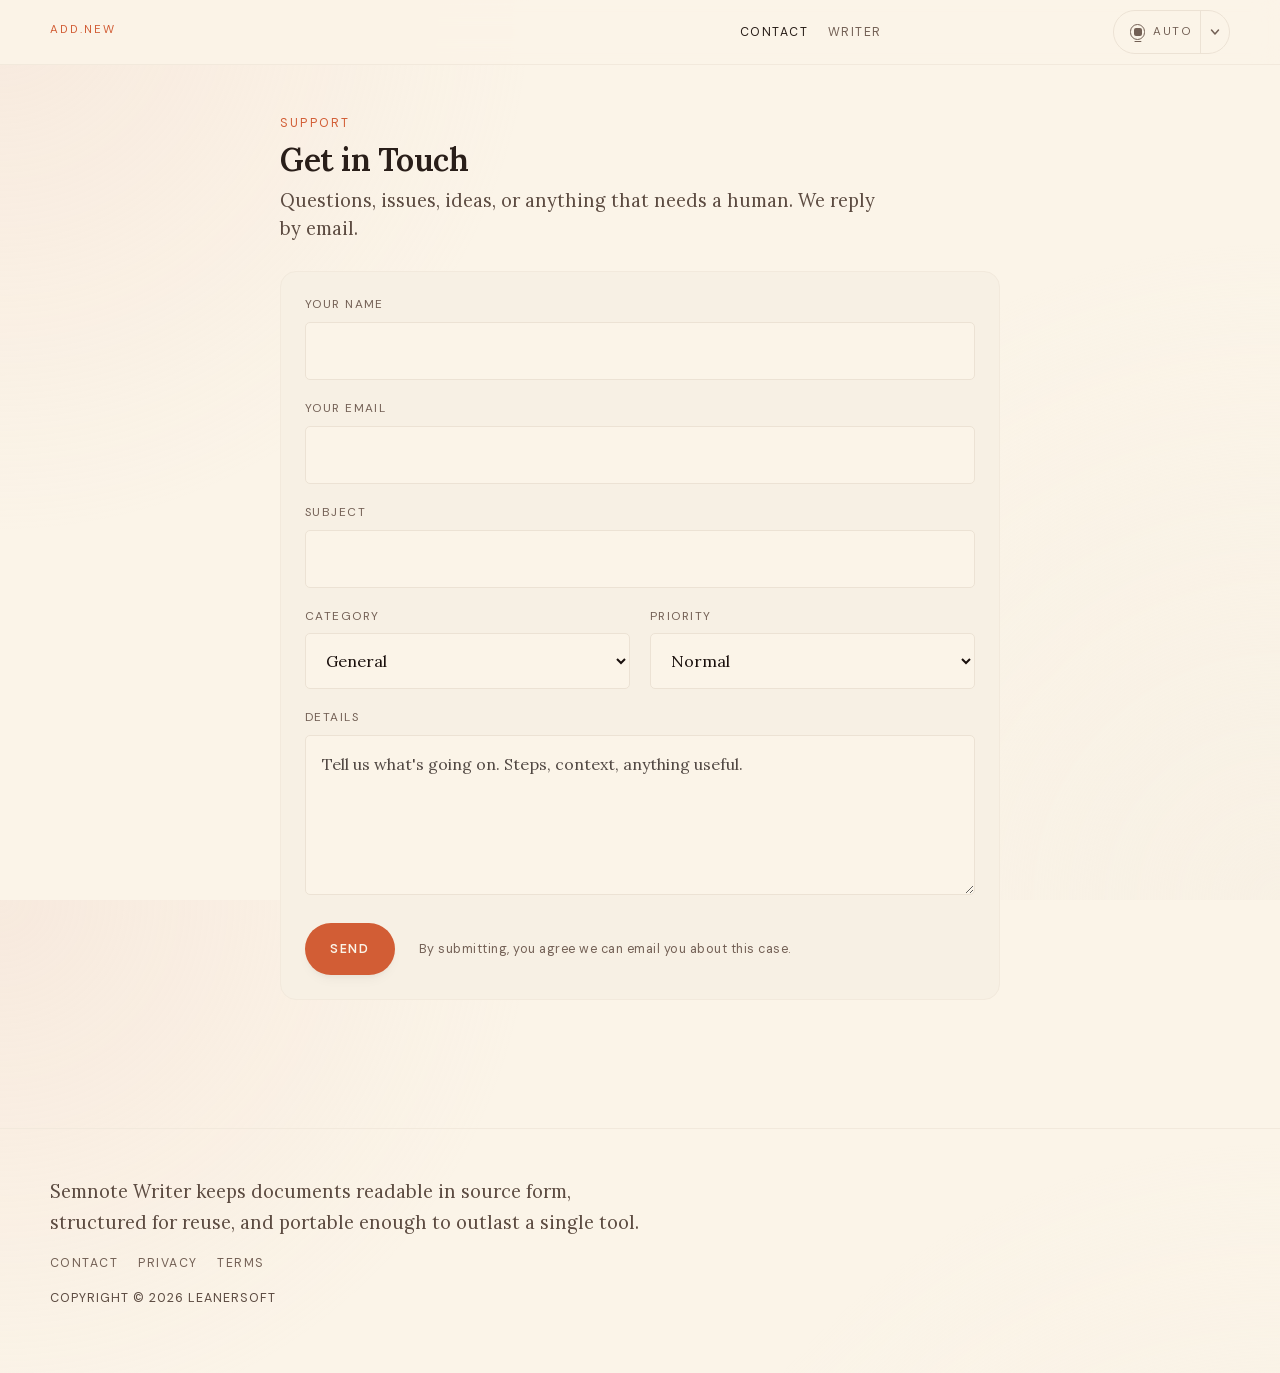
<file: contact/index.html>
<!DOCTYPE html><html lang="en" data-theme="light" data-theme-preference="system" data-astro-cid-37fxchfa> <head><meta charset="utf-8"><meta name="viewport" content="width=device-width, initial-scale=1"><meta name="color-scheme" content="light dark"><meta name="description" content="Open a support case with the ADD.NEW team."><title>Contact — ADD.NEW</title><link rel="icon" href="/favicon.svg" type="image/svg+xml"><link rel="preload" href="/fonts/writer/lora-normal-latin.woff2" as="font" type="font/woff2" crossorigin><link rel="preload" href="/fonts/SpaceMono-Regular.woff2" as="font" type="font/woff2" crossorigin><link rel="manifest" href="/manifest.webmanifest"><meta name="application-name" content="ADD.NEW"><meta name="theme-color" content="#f4efe6"><script>
  (() => {
    if (typeof window === "undefined" || !("serviceWorker" in navigator)) {
      return;
    }

    const seedUrls = ["/", "/writer/", "/manifest.webmanifest", "/favicon.svg", "/search-index.json"];

    const normalizeUrl = (value) => {
      try {
        const url = new URL(value, window.location.origin);
        if (url.origin !== window.location.origin) {
          return null;
        }
        if (url.protocol !== "http:" && url.protocol !== "https:") {
          return null;
        }
        url.hash = "";
        return `${url.pathname}${url.search}`;
      } catch {
        return null;
      }
    };

    const collectCurrentUrls = () => {
      const urls = new Set(seedUrls);
      const currentPath = `${window.location.pathname}${window.location.search}`;
      urls.add(currentPath || "/");

      for (const entry of performance.getEntriesByType("resource")) {
        const normalized = normalizeUrl(entry.name);
        if (normalized) {
          urls.add(normalized);
        }
      }

      for (const element of document.querySelectorAll("link[href], script[src], img[src]")) {
        const rawUrl =
          element.getAttribute("href") ??
          element.getAttribute("src");
        if (!rawUrl) {
          continue;
        }
        const normalized = normalizeUrl(rawUrl);
        if (normalized) {
          urls.add(normalized);
        }
      }

      return Array.from(urls);
    };

    const seedOfflineCache = (registration) => {
      const worker = registration.active ?? registration.waiting ?? registration.installing;
      if (!worker) {
        return;
      }
      worker.postMessage({
        type: "CACHE_URLS",
        urls: collectCurrentUrls(),
      });
    };

    const scheduleSeed = (registration) => {
      const run = () => seedOfflineCache(registration);

      if (document.readyState === "complete") {
        run();
        return;
      }

      window.addEventListener("load", run, { once: true });
    };

    const registerOfflineShell = async () => {
      try {
        const registration = await navigator.serviceWorker.register("/sw.js", { scope: "/" });

        scheduleSeed(registration);

        navigator.serviceWorker.ready
          .then((readyRegistration) => {
            scheduleSeed(readyRegistration);

            if (navigator.onLine) {
              readyRegistration.update().catch(() => {});
            }
          })
          .catch(() => {});

        window.addEventListener("online", () => {
          registration.update().catch(() => {});
          seedOfflineCache(registration);
        });
      } catch {
        // Leave the site fully functional even when service workers are blocked.
      }
    };

    registerOfflineShell();
  })();
</script><script>
  (() => {
    const storageKey = "semnote-theme";
    const root = document.documentElement;
    const colorSchemeMeta = document.querySelector('meta[name="color-scheme"]');
    const mediaQuery = window.matchMedia("(prefers-color-scheme: dark)");

    const normalizePreference = (value) =>
      value === "light" || value === "dark" || value === "system" ? value : "system";

    const readStoredPreference = () => {
      try {
        return normalizePreference(window.localStorage.getItem(storageKey));
      } catch {
        return "system";
      }
    };

    const resolveTheme = (preference) =>
      preference === "system" ? (mediaQuery.matches ? "dark" : "light") : preference;

    const applyTheme = (preference) => {
      const normalizedPreference = normalizePreference(preference);
      const resolvedTheme = resolveTheme(normalizedPreference);
      root.dataset.themePreference = normalizedPreference;
      root.dataset.theme = resolvedTheme;
      root.style.colorScheme = resolvedTheme;
      if (colorSchemeMeta) {
        colorSchemeMeta.setAttribute("content", resolvedTheme);
      }
      window.dispatchEvent(
        new CustomEvent("semnote:themechange", {
          detail: { preference: normalizedPreference, resolvedTheme },
        }),
      );
    };

    const setPreference = (preference) => {
      const normalizedPreference = normalizePreference(preference);
      try {
        if (normalizedPreference === "system") {
          window.localStorage.removeItem(storageKey);
        } else {
          window.localStorage.setItem(storageKey, normalizedPreference);
        }
      } catch {}
      applyTheme(normalizedPreference);
    };

    mediaQuery.addEventListener("change", () => {
      if (readStoredPreference() === "system") {
        applyTheme("system");
      }
    });

    window.__semnoteTheme = {
      getPreference: () => root.dataset.themePreference || readStoredPreference(),
      getResolvedTheme: () => root.dataset.theme || resolveTheme(readStoredPreference()),
      setPreference,
    };

    applyTheme(readStoredPreference());
  })();
</script><style>.contact-shell[data-astro-cid-uw5kdbxl]{width:min(720px,calc(100vw - 2 * var(--size-4)));margin:0 auto;padding:var(--size-fluid-4) 0 var(--size-9);display:grid;gap:var(--size-6)}.contact-head[data-astro-cid-uw5kdbxl]{display:grid;gap:var(--size-2)}.contact-eyebrow[data-astro-cid-uw5kdbxl]{margin:0;font-family:var(--sn-font-ui);font-size:.76rem;letter-spacing:.18em;text-transform:uppercase;color:var(--sn-accent-base)}h1[data-astro-cid-uw5kdbxl]{margin:0}.contact-lede[data-astro-cid-uw5kdbxl]{margin:0;max-width:var(--size-content-3);color:var(--sn-text-soft);line-height:1.55}.contact-form[data-astro-cid-uw5kdbxl]{display:grid;gap:var(--size-4);padding:var(--size-5);background:var(--sn-surface-panel);border:1px solid var(--sn-border-subtle);border-radius:var(--radius-3)}.field[data-astro-cid-uw5kdbxl]{display:grid;gap:var(--size-2)}.field-row[data-astro-cid-uw5kdbxl]{grid-template-columns:1fr 1fr;gap:var(--size-4)}.field-row[data-astro-cid-uw5kdbxl]>div[data-astro-cid-uw5kdbxl]{display:grid;gap:var(--size-2)}label[data-astro-cid-uw5kdbxl]{font-family:var(--sn-font-ui);font-size:.74rem;letter-spacing:.12em;text-transform:uppercase;color:var(--sn-text-muted)}input[data-astro-cid-uw5kdbxl],select[data-astro-cid-uw5kdbxl],textarea[data-astro-cid-uw5kdbxl]{font:inherit;color:var(--sn-text-base);background:var(--sn-surface-base);border:1px solid var(--sn-border-default);border-radius:var(--radius-2);padding:var(--size-3);width:100%;box-sizing:border-box}textarea[data-astro-cid-uw5kdbxl]{min-height:10rem;resize:vertical;line-height:1.5}input[data-astro-cid-uw5kdbxl]:focus-visible,select[data-astro-cid-uw5kdbxl]:focus-visible,textarea[data-astro-cid-uw5kdbxl]:focus-visible{outline:none;border-color:var(--sn-border-focus);box-shadow:0 0 0 3px color-mix(in oklch,var(--sn-border-focus) 28%,transparent)}.hp[data-astro-cid-uw5kdbxl]{position:absolute;left:-9999px;width:1px;height:1px;opacity:0;pointer-events:none}.actions[data-astro-cid-uw5kdbxl]{display:flex;flex-wrap:wrap;align-items:center;gap:var(--size-3) var(--size-5);margin-top:var(--size-2)}button[data-astro-cid-uw5kdbxl][type=submit]{display:inline-flex;align-items:center;justify-content:center;padding:var(--size-3) var(--size-5);border:1px solid transparent;border-radius:var(--radius-round);background:var(--sn-accent-base);color:var(--sn-text-on-emphasis);font-family:var(--sn-font-ui);font-size:.76rem;letter-spacing:.14em;text-transform:uppercase;font-weight:600;cursor:pointer;box-shadow:var(--shadow-2);transition:transform .18s var(--ease-3),background-color .18s var(--ease-3),box-shadow .18s var(--ease-3)}button[data-astro-cid-uw5kdbxl][type=submit]:hover:not(:disabled){background:var(--sn-link-hover);box-shadow:var(--shadow-3)}button[data-astro-cid-uw5kdbxl][type=submit]:active:not(:disabled){transform:translateY(var(--sn-press-offset))}button[data-astro-cid-uw5kdbxl][type=submit]:disabled{opacity:.65;cursor:not-allowed}.actions[data-astro-cid-uw5kdbxl] small[data-astro-cid-uw5kdbxl]{color:var(--sn-text-muted);font-family:var(--sn-font-ui);font-size:.78rem;letter-spacing:.04em;max-inline-size:var(--size-content-2)}@media(max-width:560px){.field-row[data-astro-cid-uw5kdbxl]{grid-template-columns:1fr}}
</style>
<link rel="stylesheet" href="/_astro/BaseLayout.CMjirWmf.css">
<link rel="stylesheet" href="/_astro/global.BQXuNs0x.css"></head> <body data-astro-cid-37fxchfa> <a href="#main-content" class="skip-link" data-astro-cid-37fxchfa>Skip to content</a> <header class="site-header" data-astro-cid-3ef6ksr2> <nav class="site-nav" aria-label="Primary" data-astro-cid-3ef6ksr2> <a href="/" class="brand-mark" data-astro-cid-3ef6ksr2> <span class="brand-eyebrow" data-astro-cid-3ef6ksr2>ADD.NEW</span> <span class="brand-title" data-astro-cid-3ef6ksr2></span> </a> <div class="nav-links" data-astro-cid-3ef6ksr2> <a href="/contact" aria-current="page" class="active" data-astro-cid-3ef6ksr2> Contact </a><a href="/" data-astro-cid-3ef6ksr2> Writer </a> </div> <div class="nav-tools" data-astro-cid-3ef6ksr2> <!-- Theme toggle: click main button to cycle light/dark; arrow or long-press opens full menu --><div class="theme-toggle-wrap" role="group" aria-label="Theme preference" data-astro-cid-x3pjskd3> <button class="theme-toggle-main" type="button" data-theme-toggle aria-label="Theme: Auto. Click to toggle light/dark." data-astro-cid-x3pjskd3> <span class="theme-toggle-icon" aria-hidden="true" data-astro-cid-x3pjskd3></span> <span class="theme-toggle-label" data-theme-toggle-label data-astro-cid-x3pjskd3>Auto</span> </button> <span class="theme-toggle-divider" aria-hidden="true" data-astro-cid-x3pjskd3></span> <button class="theme-toggle-arrow" type="button" data-theme-toggle-arrow aria-label="More theme options" aria-expanded="false" aria-haspopup="listbox" data-astro-cid-x3pjskd3> <svg width="10" height="10" viewBox="0 0 10 10" aria-hidden="true" focusable="false" data-astro-cid-x3pjskd3> <path d="M1.5 3L5 7L8.5 3" stroke="currentColor" stroke-width="1.5" stroke-linecap="round" stroke-linejoin="round" fill="none" data-astro-cid-x3pjskd3></path> </svg> </button> <ul class="theme-dropdown" role="listbox" aria-label="Theme options" data-theme-toggle-dropdown hidden data-astro-cid-x3pjskd3> <li class="theme-dropdown-option" role="option" data-theme-option="system" tabindex="-1" data-astro-cid-x3pjskd3>Auto</li> <li class="theme-dropdown-option" role="option" data-theme-option="light" tabindex="-1" data-astro-cid-x3pjskd3>Light</li> <li class="theme-dropdown-option" role="option" data-theme-option="dark" tabindex="-1" data-astro-cid-x3pjskd3>Dark</li> </ul> </div> <script>
  (() => {
    const labels = { system: 'Auto', light: 'Light', dark: 'Dark' };

    const mainButtons = Array.from(document.querySelectorAll('[data-theme-toggle]'));
    const arrowButtons = Array.from(document.querySelectorAll('[data-theme-toggle-arrow]'));
    const dropdowns = Array.from(document.querySelectorAll('[data-theme-toggle-dropdown]'));

    if (!mainButtons.length) return;

    const getApi = () => window.__semnoteTheme;
    const getPreference = () => getApi()?.getPreference?.() ?? 'system';
    const getResolvedTheme = () => getApi()?.getResolvedTheme?.() ?? 'light';

    // Main click cycles only light <-> dark (system is accessible via dropdown)
    const getNextLightDark = (current) => (current === 'light' ? 'dark' : 'light');

    const render = () => {
      const preference = getPreference();
      const resolvedTheme = getResolvedTheme();

      mainButtons.forEach((btn) => {
        const label = btn.querySelector('[data-theme-toggle-label]');
        if (label) label.textContent = labels[preference];
        btn.dataset.preference = preference;
        btn.dataset.resolvedTheme = resolvedTheme;
        btn.setAttribute('aria-label', `Theme: ${labels[preference]}. Click to toggle light/dark.`);
      });

      dropdowns.forEach((dd) => {
        dd.querySelectorAll('[data-theme-option]').forEach((opt) => {
          const selected = opt.dataset.themeOption === preference;
          opt.setAttribute('aria-selected', String(selected));
          opt.classList.toggle('is-selected', selected);
        });
      });
    };

    const openDropdown = (arrowBtn, dropdown) => {
      dropdown.hidden = false;
      arrowBtn.setAttribute('aria-expanded', 'true');
      const first = dropdown.querySelector('[data-theme-option]');
      if (first) first.focus();
    };

    const closeDropdown = (arrowBtn, dropdown) => {
      dropdown.hidden = true;
      arrowBtn.setAttribute('aria-expanded', 'false');
    };

    const closeAllDropdowns = () => {
      arrowButtons.forEach((ab, i) => closeDropdown(ab, dropdowns[i]));
    };

    // Main button: long-press opens dropdown; short click cycles light/dark
    mainButtons.forEach((btn, i) => {
      let longPressTimer = null;
      let longPressCompleted = false;

      const startLongPress = () => {
        longPressCompleted = false;
        longPressTimer = setTimeout(() => {
          longPressCompleted = true;
          longPressTimer = null;
          closeAllDropdowns();
          if (arrowButtons[i]) openDropdown(arrowButtons[i], dropdowns[i]);
        }, 500);
      };

      const cancelLongPress = () => {
        if (longPressTimer) {
          clearTimeout(longPressTimer);
          longPressTimer = null;
        }
      };

      btn.addEventListener('mousedown', startLongPress);
      btn.addEventListener('touchstart', startLongPress, { passive: true });
      btn.addEventListener('mouseup', cancelLongPress);
      btn.addEventListener('touchend', cancelLongPress);
      btn.addEventListener('mouseleave', cancelLongPress);

      btn.addEventListener('click', () => {
        if (longPressCompleted) { longPressCompleted = false; return; }
        getApi()?.setPreference?.(getNextLightDark(getPreference()));
      });
    });

    // Arrow button: toggle dropdown
    arrowButtons.forEach((arrowBtn, i) => {
      arrowBtn.addEventListener('click', (e) => {
        e.stopPropagation();
        const dropdown = dropdowns[i];
        if (dropdown.hidden) {
          closeAllDropdowns();
          openDropdown(arrowBtn, dropdown);
        } else {
          closeDropdown(arrowBtn, dropdown);
        }
      });
    });

    // Dropdown options: click to select, keyboard navigation
    dropdowns.forEach((dropdown, i) => {
      const arrowBtn = arrowButtons[i];
      dropdown.querySelectorAll('[data-theme-option]').forEach((opt) => {
        opt.addEventListener('click', () => {
          getApi()?.setPreference?.(opt.dataset.themeOption);
          closeDropdown(arrowBtn, dropdown);
          mainButtons[i]?.focus();
        });

        opt.addEventListener('keydown', (e) => {
          const options = Array.from(dropdown.querySelectorAll('[data-theme-option]'));
          const idx = options.indexOf(e.target);
          if (e.key === 'ArrowDown') {
            e.preventDefault();
            options[(idx + 1) % options.length]?.focus();
          } else if (e.key === 'ArrowUp') {
            e.preventDefault();
            options[(idx - 1 + options.length) % options.length]?.focus();
          } else if (e.key === 'Enter' || e.key === ' ') {
            e.preventDefault();
            opt.click();
          } else if (e.key === 'Escape' || e.key === 'Tab') {
            closeDropdown(arrowBtn, dropdown);
            mainButtons[i]?.focus();
          }
        });
      });
    });

    // Close on outside click
    document.addEventListener('click', (e) => {
      arrowButtons.forEach((ab, i) => {
        const dd = dropdowns[i];
        if (!dd.hidden && !dd.contains(e.target) && e.target !== ab) {
          closeDropdown(ab, dd);
        }
      });
    });

    // Close on Escape
    document.addEventListener('keydown', (e) => {
      if (e.key === 'Escape') closeAllDropdowns();
    });

    window.addEventListener('semnote:themechange', render);
    render();
  })();
</script> </div> </nav> </header> <main id="main-content" class="site-main" data-astro-cid-37fxchfa>  <section class="contact-shell" data-astro-cid-uw5kdbxl> <header class="contact-head" data-astro-cid-uw5kdbxl> <p class="contact-eyebrow" data-astro-cid-uw5kdbxl>Support</p> <h2 data-astro-cid-uw5kdbxl>Get in Touch</h2> <p class="contact-lede" data-astro-cid-uw5kdbxl>
Questions, issues, ideas, or anything that needs a human. We reply by email.
</p> </header> <form class="contact-form" action="/api/case" method="POST" accept-charset="utf-8" data-astro-cid-uw5kdbxl> <div class="field" data-astro-cid-uw5kdbxl> <label for="contact-name" data-astro-cid-uw5kdbxl>Your name</label> <input id="contact-name" name="name" required maxlength="100" autocomplete="name" data-astro-cid-uw5kdbxl> </div> <div class="field" data-astro-cid-uw5kdbxl> <label for="contact-email" data-astro-cid-uw5kdbxl>Your email</label> <input id="contact-email" type="email" name="email" required maxlength="254" autocomplete="email" pattern="[a-zA-Z0-9._+-]+@[a-zA-Z0-9.-]+.[a-zA-Z]{2,}" title="Please enter a valid email address" data-astro-cid-uw5kdbxl> </div> <div class="field" data-astro-cid-uw5kdbxl> <label for="contact-subject" data-astro-cid-uw5kdbxl>Subject</label> <input id="contact-subject" name="subject" required maxlength="150" data-astro-cid-uw5kdbxl> </div> <div class="field field-row" data-astro-cid-uw5kdbxl> <div data-astro-cid-uw5kdbxl> <label for="contact-category" data-astro-cid-uw5kdbxl>Category</label> <select id="contact-category" name="category" data-astro-cid-uw5kdbxl> <option data-astro-cid-uw5kdbxl>General</option> <option data-astro-cid-uw5kdbxl>Legal</option> <option data-astro-cid-uw5kdbxl>Sales</option> <option data-astro-cid-uw5kdbxl>Issue</option> <option data-astro-cid-uw5kdbxl>Suggestion</option> </select> </div> <div data-astro-cid-uw5kdbxl> <label for="contact-priority" data-astro-cid-uw5kdbxl>Priority</label> <select id="contact-priority" name="priority" data-astro-cid-uw5kdbxl> <option data-astro-cid-uw5kdbxl>Normal</option> <option data-astro-cid-uw5kdbxl>Low</option> <option data-astro-cid-uw5kdbxl>High</option> <option data-astro-cid-uw5kdbxl>Urgent</option> </select> </div> </div> <div class="field" data-astro-cid-uw5kdbxl> <label for="contact-details" data-astro-cid-uw5kdbxl>Details</label> <textarea id="contact-details" name="details" required minlength="10" maxlength="2000" placeholder="Tell us what's going on. Steps, context, anything useful." data-astro-cid-uw5kdbxl></textarea> </div> <input class="hp" type="text" name="website" tabindex="-1" autocomplete="off" aria-hidden="true" data-astro-cid-uw5kdbxl> <div class="actions" data-astro-cid-uw5kdbxl> <button type="submit" data-astro-cid-uw5kdbxl>Send</button> <small data-astro-cid-uw5kdbxl>By submitting, you agree we can email you about this case.</small> </div> </form> </section>  </main> <footer class="site-footer surface-default" data-astro-cid-sz7xmlte> <div class="site-footer__inner" data-astro-cid-sz7xmlte> <p class="site-footer__lead" data-astro-cid-sz7xmlte>
Semnote Writer keeps documents readable in source form, structured for reuse, and portable enough to outlast a single tool.
</p> <div class="site-footer__links" data-astro-cid-sz7xmlte> <a href="/contact" data-astro-cid-sz7xmlte>Contact</a> <a href="/privacy" data-astro-cid-sz7xmlte>Privacy</a> <a href="/terms" data-astro-cid-sz7xmlte>Terms</a> </div> <p class="site-footer__meta" data-astro-cid-sz7xmlte>
Copyright &copy; 2026 Leanersoft
</p> </div> </footer></body></html> <script type="module">const e=document.querySelector(".contact-form");e?.addEventListener("submit",()=>{const t=e.querySelector('button[type="submit"]');t&&(t.disabled=!0,t.textContent="Submitting…")});</script>
</file>
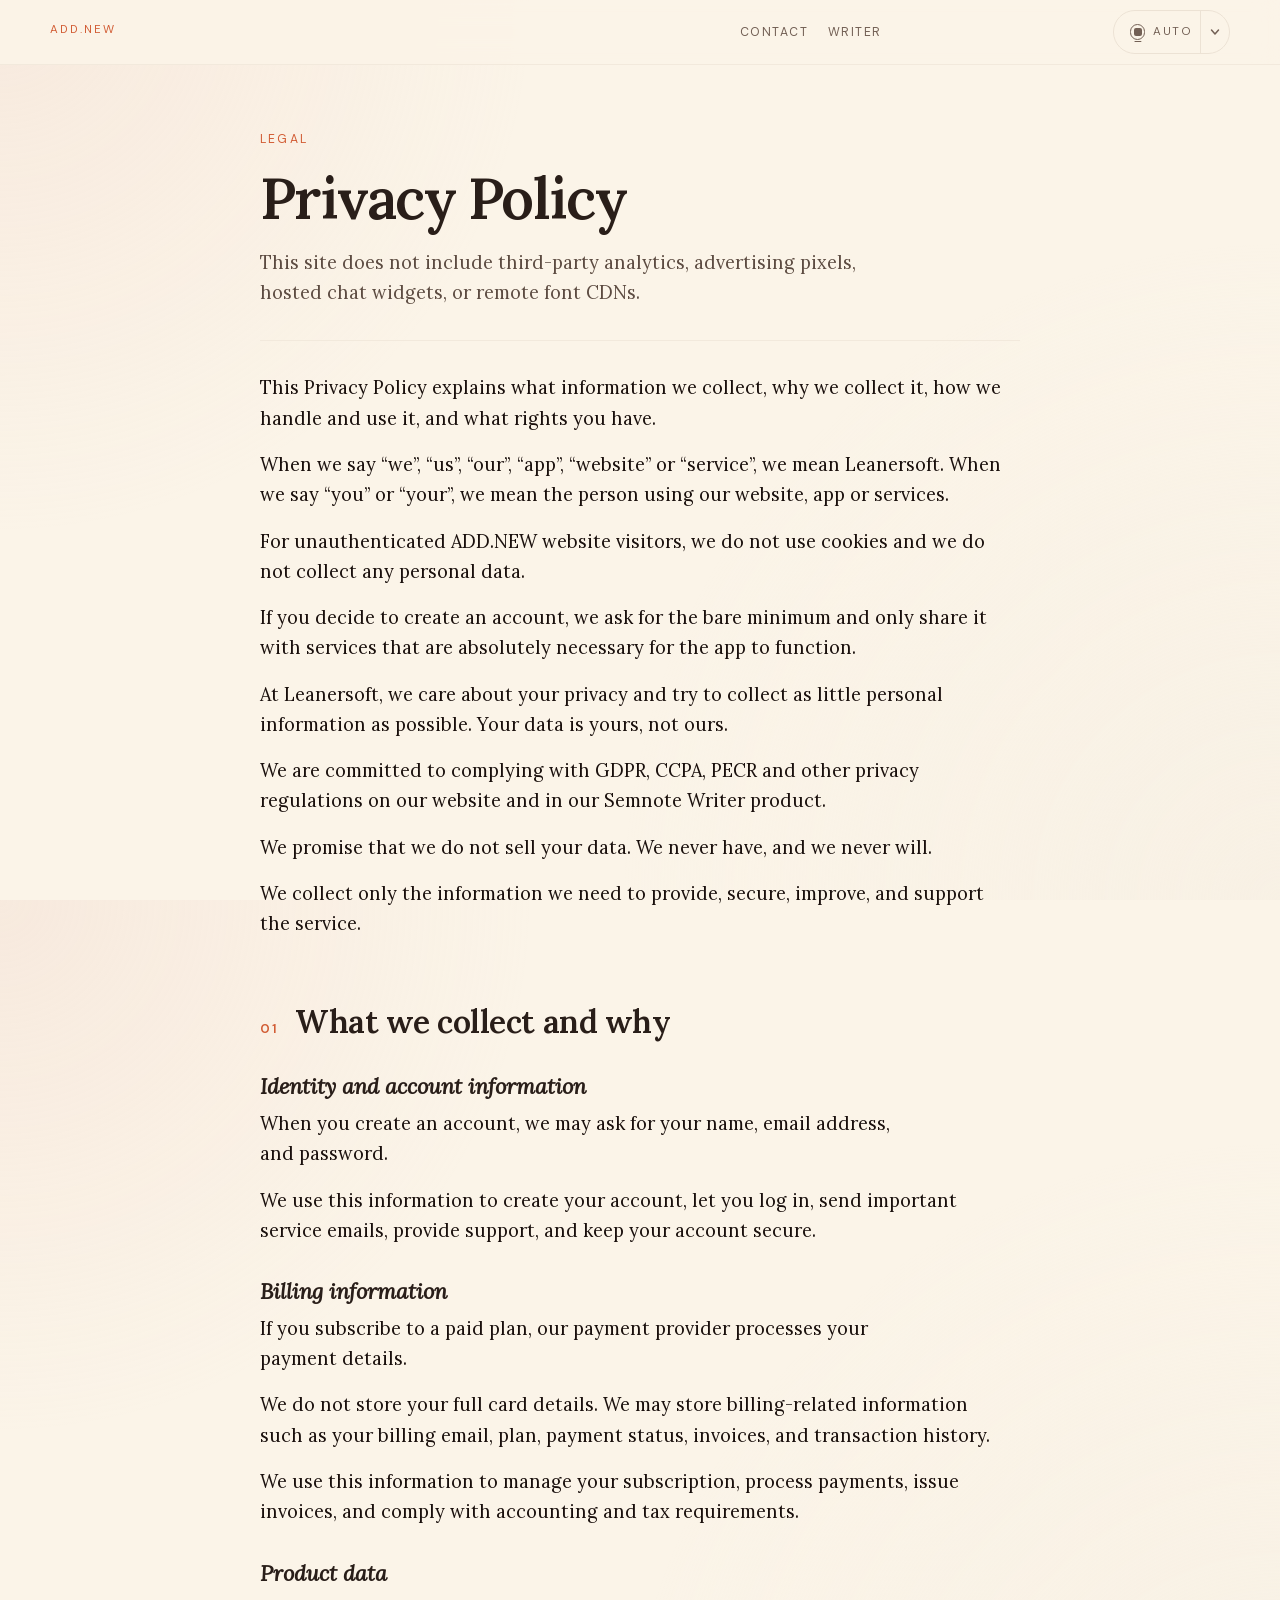
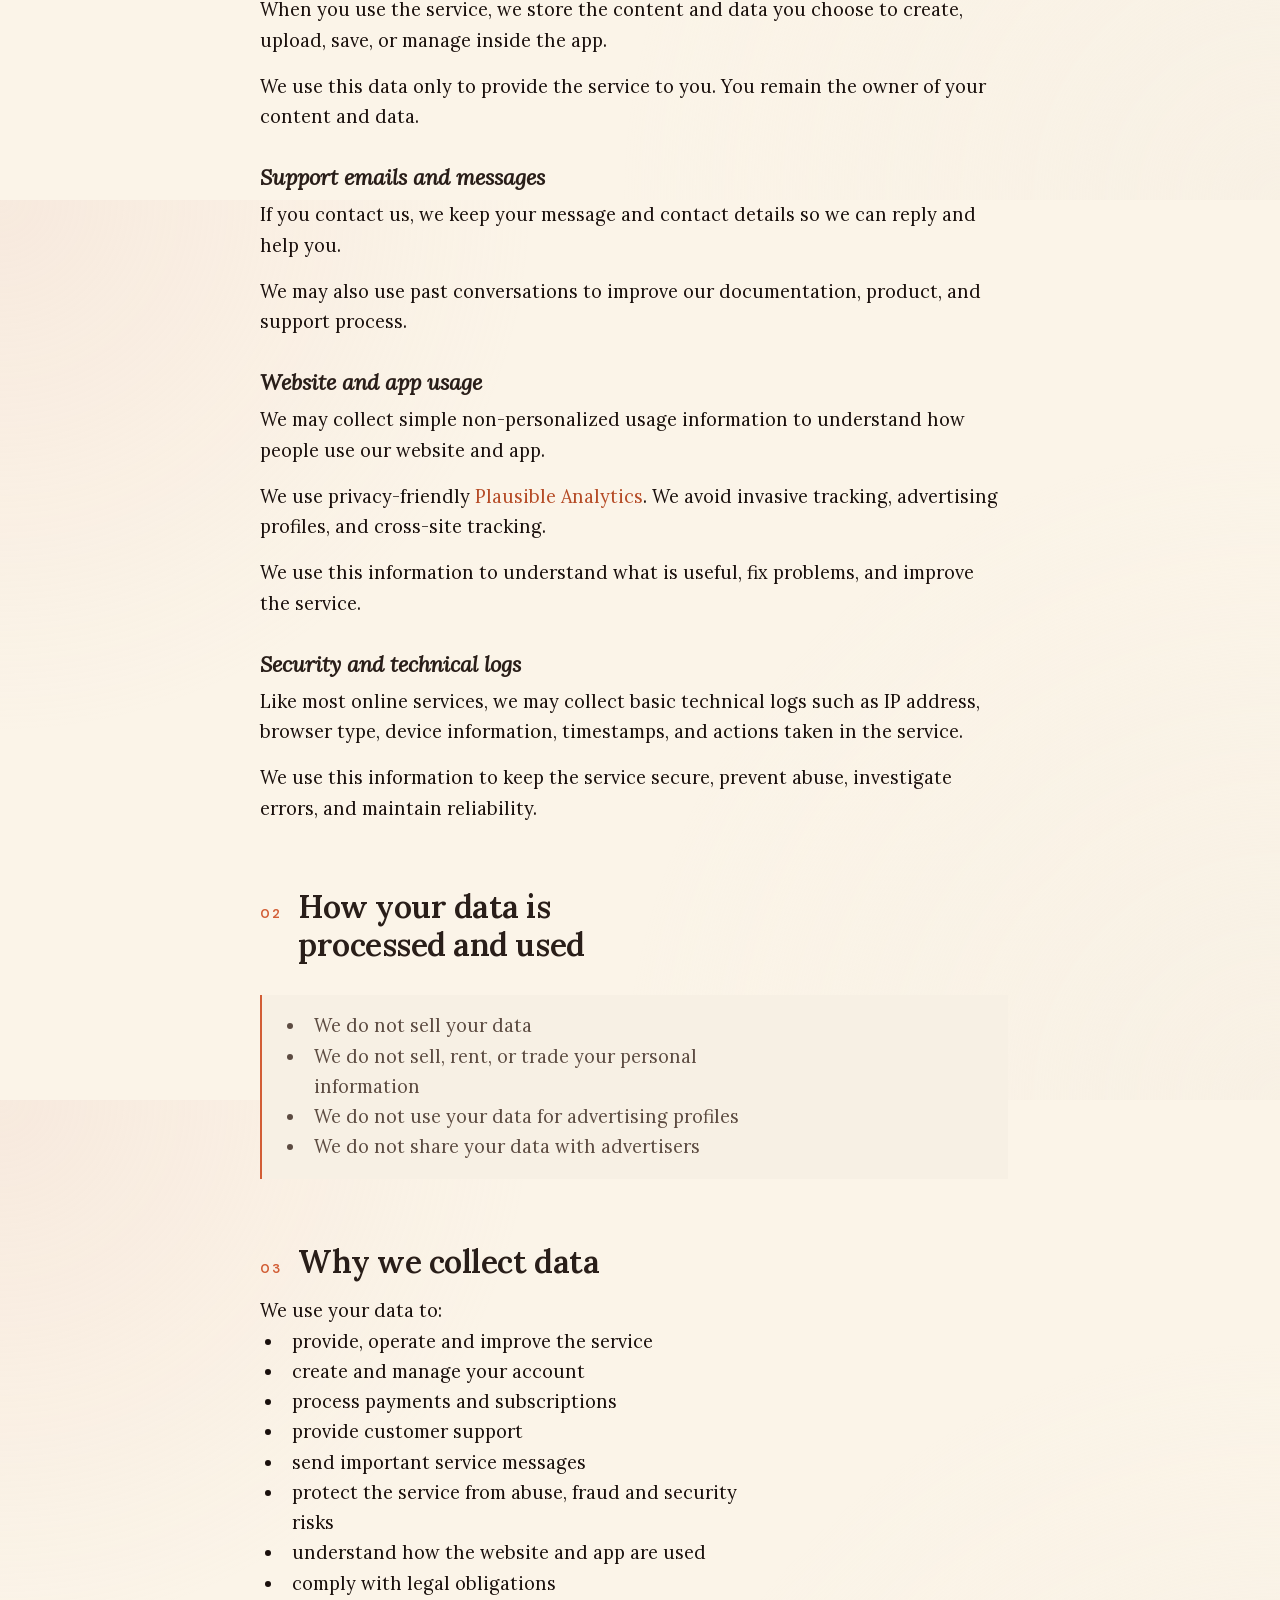
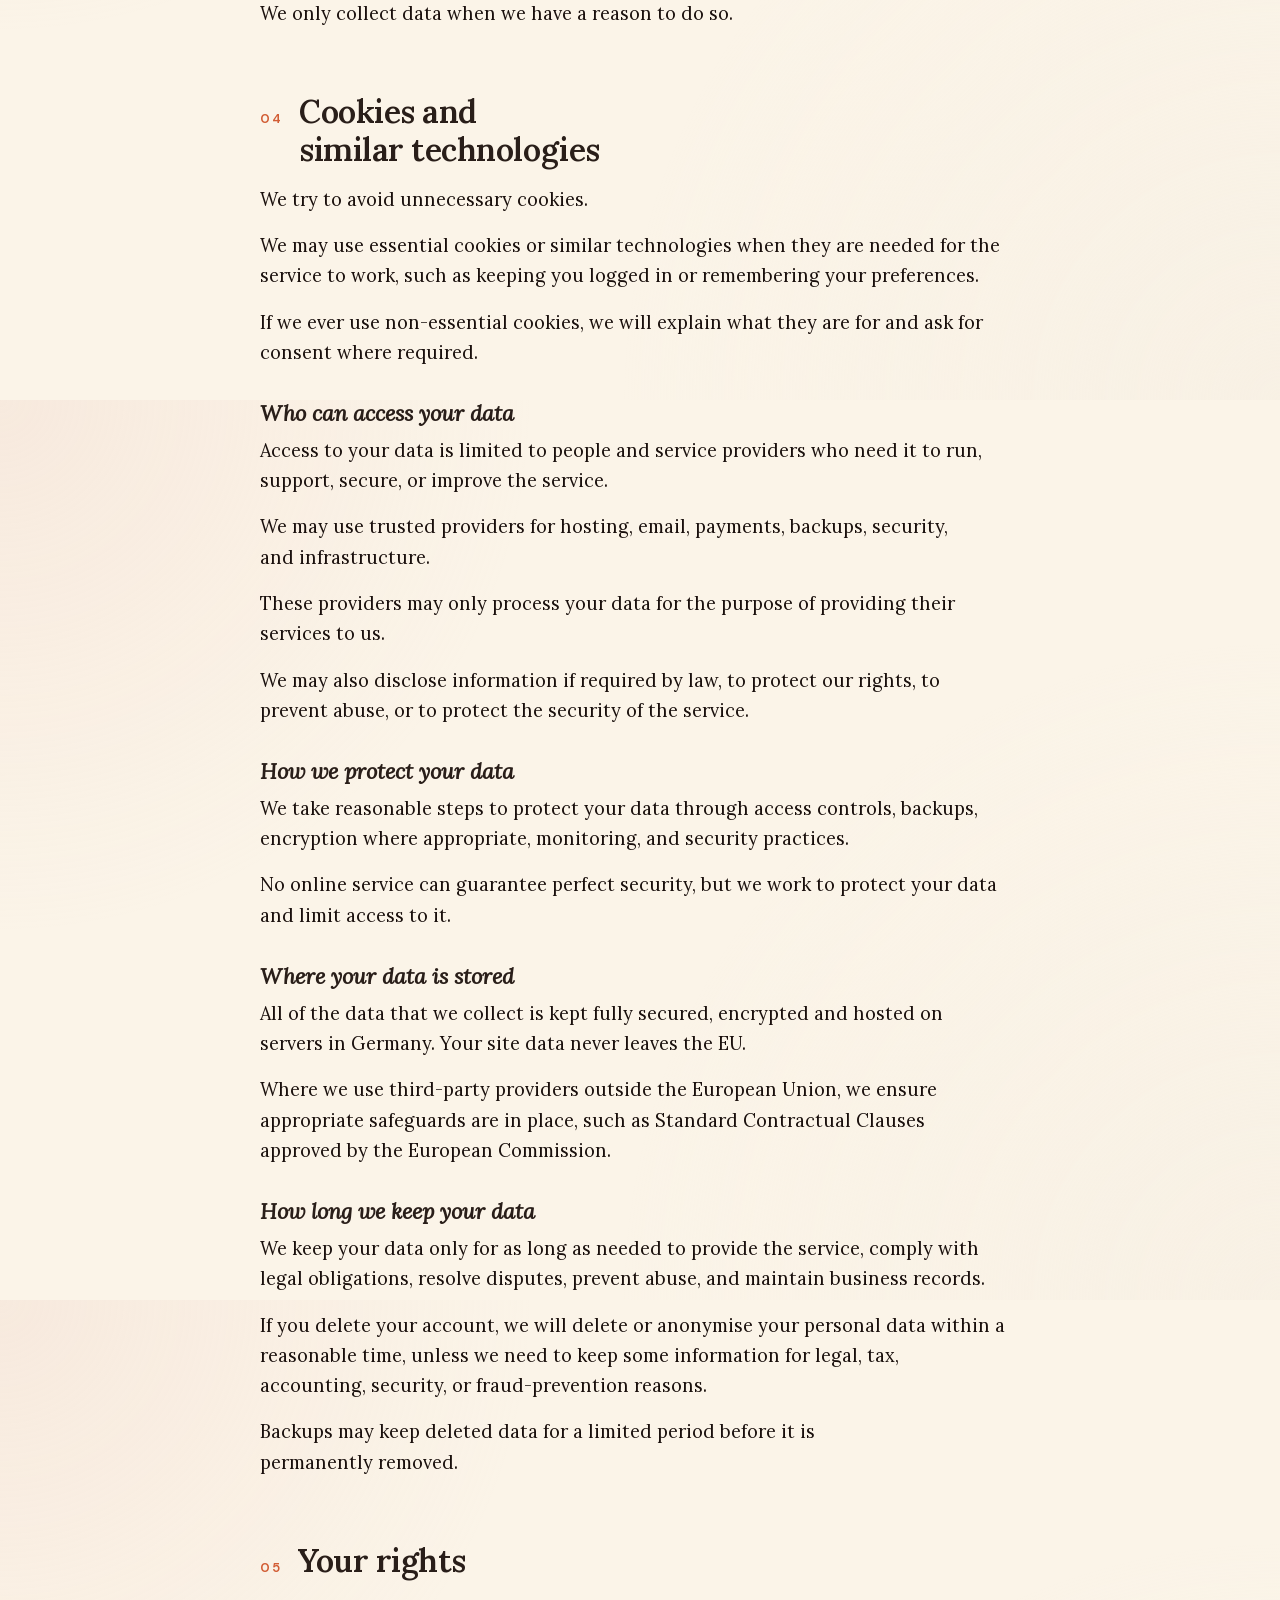
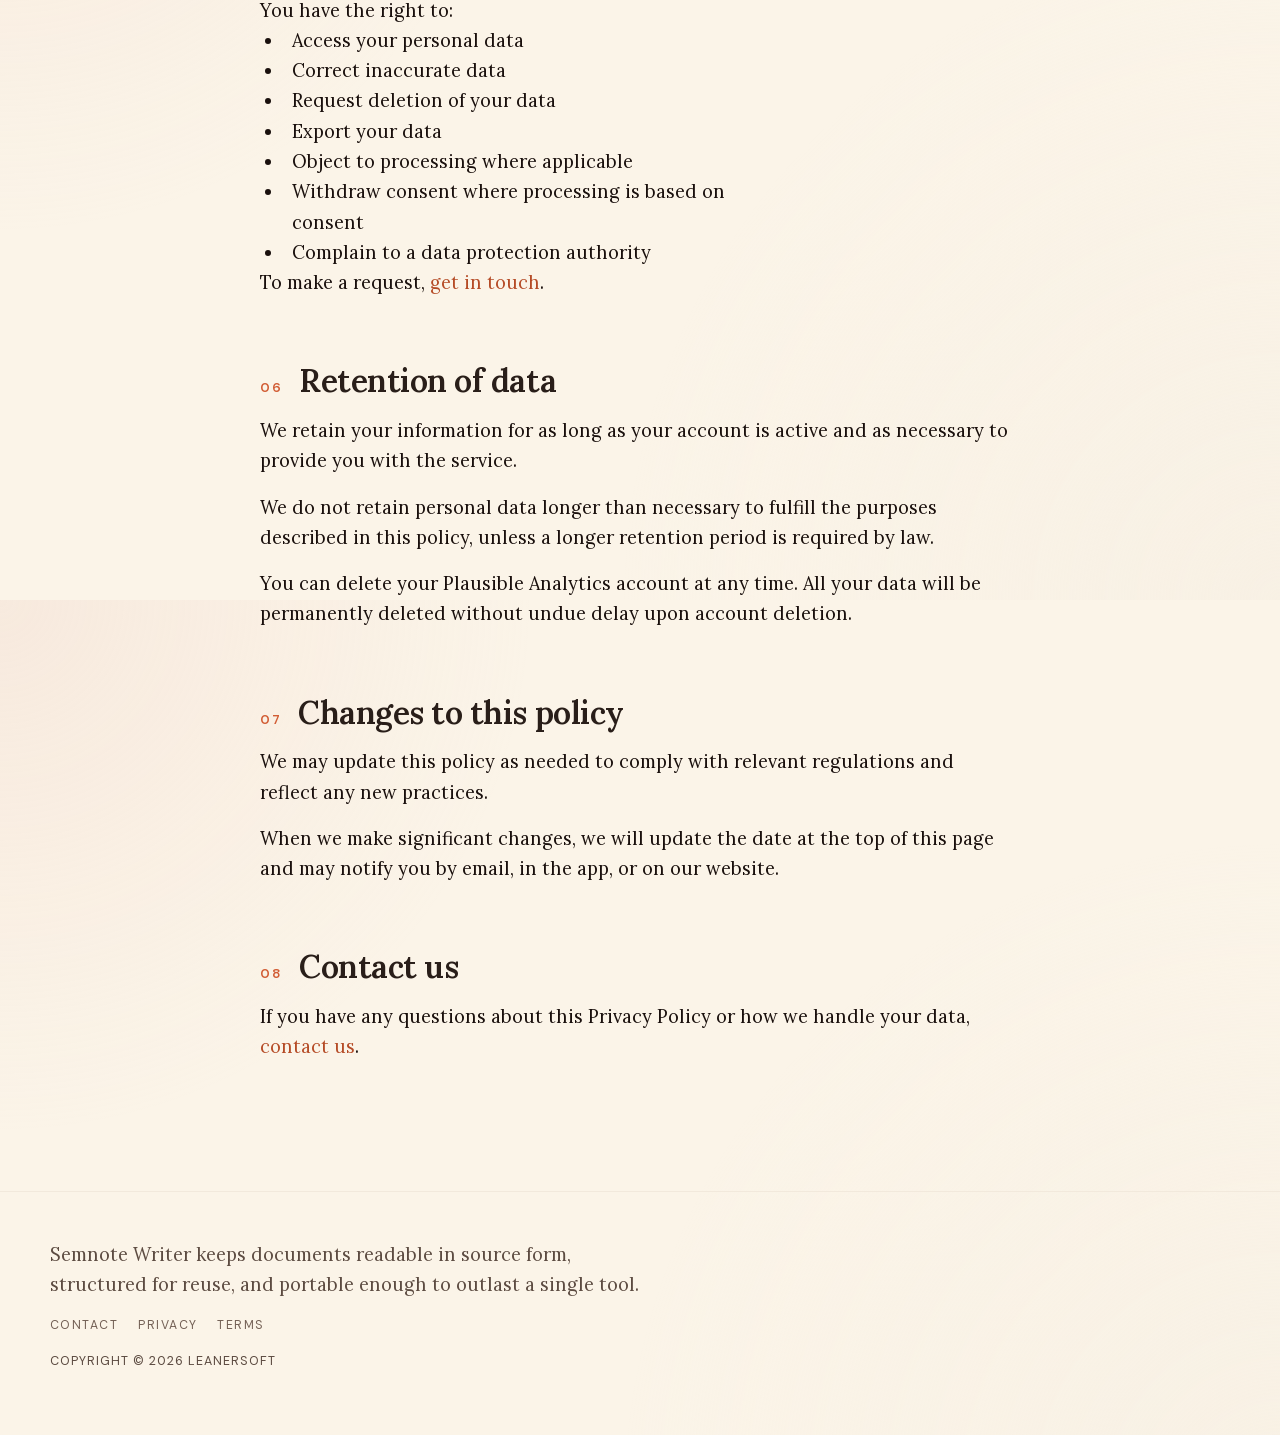
<file: privacy/index.html>
<!DOCTYPE html><html lang="en" data-theme="light" data-theme-preference="system" data-astro-cid-37fxchfa> <head><meta charset="utf-8"><meta name="viewport" content="width=device-width, initial-scale=1"><meta name="color-scheme" content="light dark"><meta name="description" content="This site does not include third-party analytics, advertising pixels, hosted chat widgets, or remote font CDNs."><title>Privacy Policy — ADD.NEW</title><link rel="icon" href="/favicon.svg" type="image/svg+xml"><link rel="preload" href="/fonts/writer/lora-normal-latin.woff2" as="font" type="font/woff2" crossorigin><link rel="preload" href="/fonts/SpaceMono-Regular.woff2" as="font" type="font/woff2" crossorigin><link rel="manifest" href="/manifest.webmanifest"><meta name="application-name" content="ADD.NEW"><meta name="theme-color" content="#f4efe6"><script>
  (() => {
    if (typeof window === "undefined" || !("serviceWorker" in navigator)) {
      return;
    }

    const seedUrls = ["/", "/writer/", "/manifest.webmanifest", "/favicon.svg", "/search-index.json"];

    const normalizeUrl = (value) => {
      try {
        const url = new URL(value, window.location.origin);
        if (url.origin !== window.location.origin) {
          return null;
        }
        if (url.protocol !== "http:" && url.protocol !== "https:") {
          return null;
        }
        url.hash = "";
        return `${url.pathname}${url.search}`;
      } catch {
        return null;
      }
    };

    const collectCurrentUrls = () => {
      const urls = new Set(seedUrls);
      const currentPath = `${window.location.pathname}${window.location.search}`;
      urls.add(currentPath || "/");

      for (const entry of performance.getEntriesByType("resource")) {
        const normalized = normalizeUrl(entry.name);
        if (normalized) {
          urls.add(normalized);
        }
      }

      for (const element of document.querySelectorAll("link[href], script[src], img[src]")) {
        const rawUrl =
          element.getAttribute("href") ??
          element.getAttribute("src");
        if (!rawUrl) {
          continue;
        }
        const normalized = normalizeUrl(rawUrl);
        if (normalized) {
          urls.add(normalized);
        }
      }

      return Array.from(urls);
    };

    const seedOfflineCache = (registration) => {
      const worker = registration.active ?? registration.waiting ?? registration.installing;
      if (!worker) {
        return;
      }
      worker.postMessage({
        type: "CACHE_URLS",
        urls: collectCurrentUrls(),
      });
    };

    const scheduleSeed = (registration) => {
      const run = () => seedOfflineCache(registration);

      if (document.readyState === "complete") {
        run();
        return;
      }

      window.addEventListener("load", run, { once: true });
    };

    const registerOfflineShell = async () => {
      try {
        const registration = await navigator.serviceWorker.register("/sw.js", { scope: "/" });

        scheduleSeed(registration);

        navigator.serviceWorker.ready
          .then((readyRegistration) => {
            scheduleSeed(readyRegistration);

            if (navigator.onLine) {
              readyRegistration.update().catch(() => {});
            }
          })
          .catch(() => {});

        window.addEventListener("online", () => {
          registration.update().catch(() => {});
          seedOfflineCache(registration);
        });
      } catch {
        // Leave the site fully functional even when service workers are blocked.
      }
    };

    registerOfflineShell();
  })();
</script><script>
  (() => {
    const storageKey = "semnote-theme";
    const root = document.documentElement;
    const colorSchemeMeta = document.querySelector('meta[name="color-scheme"]');
    const mediaQuery = window.matchMedia("(prefers-color-scheme: dark)");

    const normalizePreference = (value) =>
      value === "light" || value === "dark" || value === "system" ? value : "system";

    const readStoredPreference = () => {
      try {
        return normalizePreference(window.localStorage.getItem(storageKey));
      } catch {
        return "system";
      }
    };

    const resolveTheme = (preference) =>
      preference === "system" ? (mediaQuery.matches ? "dark" : "light") : preference;

    const applyTheme = (preference) => {
      const normalizedPreference = normalizePreference(preference);
      const resolvedTheme = resolveTheme(normalizedPreference);
      root.dataset.themePreference = normalizedPreference;
      root.dataset.theme = resolvedTheme;
      root.style.colorScheme = resolvedTheme;
      if (colorSchemeMeta) {
        colorSchemeMeta.setAttribute("content", resolvedTheme);
      }
      window.dispatchEvent(
        new CustomEvent("semnote:themechange", {
          detail: { preference: normalizedPreference, resolvedTheme },
        }),
      );
    };

    const setPreference = (preference) => {
      const normalizedPreference = normalizePreference(preference);
      try {
        if (normalizedPreference === "system") {
          window.localStorage.removeItem(storageKey);
        } else {
          window.localStorage.setItem(storageKey, normalizedPreference);
        }
      } catch {}
      applyTheme(normalizedPreference);
    };

    mediaQuery.addEventListener("change", () => {
      if (readStoredPreference() === "system") {
        applyTheme("system");
      }
    });

    window.__semnoteTheme = {
      getPreference: () => root.dataset.themePreference || readStoredPreference(),
      getResolvedTheme: () => root.dataset.theme || resolveTheme(readStoredPreference()),
      setPreference,
    };

    applyTheme(readStoredPreference());
  })();
</script><link rel="stylesheet" href="/_astro/_..BMVaBhIj.css">
<link rel="stylesheet" href="/_astro/BaseLayout.CMjirWmf.css">
<link rel="stylesheet" href="/_astro/global.BQXuNs0x.css"></head> <body data-astro-cid-37fxchfa> <a href="#main-content" class="skip-link" data-astro-cid-37fxchfa>Skip to content</a> <header class="site-header" data-astro-cid-3ef6ksr2> <nav class="site-nav" aria-label="Primary" data-astro-cid-3ef6ksr2> <a href="/" class="brand-mark" data-astro-cid-3ef6ksr2> <span class="brand-eyebrow" data-astro-cid-3ef6ksr2>ADD.NEW</span> <span class="brand-title" data-astro-cid-3ef6ksr2></span> </a> <div class="nav-links" data-astro-cid-3ef6ksr2> <a href="/contact" data-astro-cid-3ef6ksr2> Contact </a><a href="/" data-astro-cid-3ef6ksr2> Writer </a> </div> <div class="nav-tools" data-astro-cid-3ef6ksr2> <!-- Theme toggle: click main button to cycle light/dark; arrow or long-press opens full menu --><div class="theme-toggle-wrap" role="group" aria-label="Theme preference" data-astro-cid-x3pjskd3> <button class="theme-toggle-main" type="button" data-theme-toggle aria-label="Theme: Auto. Click to toggle light/dark." data-astro-cid-x3pjskd3> <span class="theme-toggle-icon" aria-hidden="true" data-astro-cid-x3pjskd3></span> <span class="theme-toggle-label" data-theme-toggle-label data-astro-cid-x3pjskd3>Auto</span> </button> <span class="theme-toggle-divider" aria-hidden="true" data-astro-cid-x3pjskd3></span> <button class="theme-toggle-arrow" type="button" data-theme-toggle-arrow aria-label="More theme options" aria-expanded="false" aria-haspopup="listbox" data-astro-cid-x3pjskd3> <svg width="10" height="10" viewBox="0 0 10 10" aria-hidden="true" focusable="false" data-astro-cid-x3pjskd3> <path d="M1.5 3L5 7L8.5 3" stroke="currentColor" stroke-width="1.5" stroke-linecap="round" stroke-linejoin="round" fill="none" data-astro-cid-x3pjskd3></path> </svg> </button> <ul class="theme-dropdown" role="listbox" aria-label="Theme options" data-theme-toggle-dropdown hidden data-astro-cid-x3pjskd3> <li class="theme-dropdown-option" role="option" data-theme-option="system" tabindex="-1" data-astro-cid-x3pjskd3>Auto</li> <li class="theme-dropdown-option" role="option" data-theme-option="light" tabindex="-1" data-astro-cid-x3pjskd3>Light</li> <li class="theme-dropdown-option" role="option" data-theme-option="dark" tabindex="-1" data-astro-cid-x3pjskd3>Dark</li> </ul> </div> <script>
  (() => {
    const labels = { system: 'Auto', light: 'Light', dark: 'Dark' };

    const mainButtons = Array.from(document.querySelectorAll('[data-theme-toggle]'));
    const arrowButtons = Array.from(document.querySelectorAll('[data-theme-toggle-arrow]'));
    const dropdowns = Array.from(document.querySelectorAll('[data-theme-toggle-dropdown]'));

    if (!mainButtons.length) return;

    const getApi = () => window.__semnoteTheme;
    const getPreference = () => getApi()?.getPreference?.() ?? 'system';
    const getResolvedTheme = () => getApi()?.getResolvedTheme?.() ?? 'light';

    // Main click cycles only light <-> dark (system is accessible via dropdown)
    const getNextLightDark = (current) => (current === 'light' ? 'dark' : 'light');

    const render = () => {
      const preference = getPreference();
      const resolvedTheme = getResolvedTheme();

      mainButtons.forEach((btn) => {
        const label = btn.querySelector('[data-theme-toggle-label]');
        if (label) label.textContent = labels[preference];
        btn.dataset.preference = preference;
        btn.dataset.resolvedTheme = resolvedTheme;
        btn.setAttribute('aria-label', `Theme: ${labels[preference]}. Click to toggle light/dark.`);
      });

      dropdowns.forEach((dd) => {
        dd.querySelectorAll('[data-theme-option]').forEach((opt) => {
          const selected = opt.dataset.themeOption === preference;
          opt.setAttribute('aria-selected', String(selected));
          opt.classList.toggle('is-selected', selected);
        });
      });
    };

    const openDropdown = (arrowBtn, dropdown) => {
      dropdown.hidden = false;
      arrowBtn.setAttribute('aria-expanded', 'true');
      const first = dropdown.querySelector('[data-theme-option]');
      if (first) first.focus();
    };

    const closeDropdown = (arrowBtn, dropdown) => {
      dropdown.hidden = true;
      arrowBtn.setAttribute('aria-expanded', 'false');
    };

    const closeAllDropdowns = () => {
      arrowButtons.forEach((ab, i) => closeDropdown(ab, dropdowns[i]));
    };

    // Main button: long-press opens dropdown; short click cycles light/dark
    mainButtons.forEach((btn, i) => {
      let longPressTimer = null;
      let longPressCompleted = false;

      const startLongPress = () => {
        longPressCompleted = false;
        longPressTimer = setTimeout(() => {
          longPressCompleted = true;
          longPressTimer = null;
          closeAllDropdowns();
          if (arrowButtons[i]) openDropdown(arrowButtons[i], dropdowns[i]);
        }, 500);
      };

      const cancelLongPress = () => {
        if (longPressTimer) {
          clearTimeout(longPressTimer);
          longPressTimer = null;
        }
      };

      btn.addEventListener('mousedown', startLongPress);
      btn.addEventListener('touchstart', startLongPress, { passive: true });
      btn.addEventListener('mouseup', cancelLongPress);
      btn.addEventListener('touchend', cancelLongPress);
      btn.addEventListener('mouseleave', cancelLongPress);

      btn.addEventListener('click', () => {
        if (longPressCompleted) { longPressCompleted = false; return; }
        getApi()?.setPreference?.(getNextLightDark(getPreference()));
      });
    });

    // Arrow button: toggle dropdown
    arrowButtons.forEach((arrowBtn, i) => {
      arrowBtn.addEventListener('click', (e) => {
        e.stopPropagation();
        const dropdown = dropdowns[i];
        if (dropdown.hidden) {
          closeAllDropdowns();
          openDropdown(arrowBtn, dropdown);
        } else {
          closeDropdown(arrowBtn, dropdown);
        }
      });
    });

    // Dropdown options: click to select, keyboard navigation
    dropdowns.forEach((dropdown, i) => {
      const arrowBtn = arrowButtons[i];
      dropdown.querySelectorAll('[data-theme-option]').forEach((opt) => {
        opt.addEventListener('click', () => {
          getApi()?.setPreference?.(opt.dataset.themeOption);
          closeDropdown(arrowBtn, dropdown);
          mainButtons[i]?.focus();
        });

        opt.addEventListener('keydown', (e) => {
          const options = Array.from(dropdown.querySelectorAll('[data-theme-option]'));
          const idx = options.indexOf(e.target);
          if (e.key === 'ArrowDown') {
            e.preventDefault();
            options[(idx + 1) % options.length]?.focus();
          } else if (e.key === 'ArrowUp') {
            e.preventDefault();
            options[(idx - 1 + options.length) % options.length]?.focus();
          } else if (e.key === 'Enter' || e.key === ' ') {
            e.preventDefault();
            opt.click();
          } else if (e.key === 'Escape' || e.key === 'Tab') {
            closeDropdown(arrowBtn, dropdown);
            mainButtons[i]?.focus();
          }
        });
      });
    });

    // Close on outside click
    document.addEventListener('click', (e) => {
      arrowButtons.forEach((ab, i) => {
        const dd = dropdowns[i];
        if (!dd.hidden && !dd.contains(e.target) && e.target !== ab) {
          closeDropdown(ab, dd);
        }
      });
    });

    // Close on Escape
    document.addEventListener('keydown', (e) => {
      if (e.key === 'Escape') closeAllDropdowns();
    });

    window.addEventListener('semnote:themechange', render);
    render();
  })();
</script> </div> </nav> </header> <main id="main-content" class="site-main" data-astro-cid-37fxchfa>  <article class="legal-layout surface-default" data-astro-cid-dpidqgiz> <header class="legal-header" data-astro-cid-dpidqgiz> <p class="legal-kicker" data-astro-cid-dpidqgiz>Legal</p> <h1 data-astro-cid-dpidqgiz>Privacy Policy</h1> <p class="legal-lede" data-astro-cid-dpidqgiz>This site does not include third-party analytics, advertising pixels, hosted chat widgets, or remote font CDNs.</p> </header> <div class="prose legal-prose" data-astro-cid-dpidqgiz>  
<div>
  <p>This Privacy Policy explains what information we collect, why we collect it, how we handle and use it, and what rights you have.</p>
  <p>When we say “we”, “us”, “our”, “app”, “website” or “service”, we mean Leanersoft. When we say “you” or “your”, we mean the person using our website, app or services.</p>
  <p>For unauthenticated ADD.NEW website visitors, we do not use cookies and we do not collect any personal data.</p>
  <p>If you decide to create an account, we ask for the bare minimum and only share it with services that are absolutely necessary for the app to function.</p>
  <p>At Leanersoft, we care about your privacy and try to collect as little personal information as possible. Your data is yours, not ours.</p>
  <p>We are committed to complying with GDPR, CCPA, PECR and other privacy regulations on our website and in our Semnote Writer product.</p>
  <p>We promise that we do not sell your data. We never have, and we never will.</p>
  <p>We collect only the information we need to provide, secure, improve, and support the service.</p>
  <div>
    <h2>What we collect and why</h2>
  </div>
  <div>
    <h3>Identity and account information</h3>
  </div>
  <p>When you create an account, we may ask for your name, email address, and password.</p>
  <p>We use this information to create your account, let you log in, send important service emails, provide support, and keep your account secure.</p>
  <div>
    <h3>Billing information</h3>
  </div>
  <p>If you subscribe to a paid plan, our payment provider processes your payment details.</p>
  <p>We do not store your full card details. We may store billing-related information such as your billing email, plan, payment status, invoices, and transaction history.</p>
  <p>We use this information to manage your subscription, process payments, issue invoices, and comply with accounting and tax requirements.</p>
  <div>
    <h3>Product data</h3>
  </div>
  <p>When you use the service, we store the content and data you choose to create, upload, save, or manage inside the app.</p>
  <p>We use this data only to provide the service to you. You remain the owner of your content and data.</p>
  <div>
    <h3>Support emails and messages</h3>
  </div>
  <p>If you contact us, we keep your message and contact details so we can reply and help you.</p>
  <p>We may also use past conversations to improve our documentation, product, and support process.</p>
  <div>
    <h3>Website and app usage</h3>
  </div>
  <p>We may collect simple non-personalized usage information to understand how people use our website and app.</p>
  <p>We use privacy-friendly <a href="https://plausible.io">Plausible Analytics</a>. We avoid invasive tracking, advertising profiles, and cross-site tracking.</p>
  <p>We use this information to understand what is useful, fix problems, and improve the service.</p>
  <div>
    <h3>Security and technical logs</h3>
  </div>
  <p>Like most online services, we may collect basic technical logs such as IP address, browser type, device information, timestamps, and actions taken in the service.</p>
  <p>We use this information to keep the service secure, prevent abuse, investigate errors, and maintain reliability.</p>
  <div>
    <h2>How your data is processed and used</h2>
  </div>
  <div>
    <blockquote>
      <ul>
        <li>We do not sell your data</li>
        <li>We do not sell, rent, or trade your personal information</li>
        <li>We do not use your data for advertising profiles</li>
        <li>We do not share your data with advertisers</li>
      </ul>
    </blockquote>
  </div>
  <div>
    <h2>Why we collect data</h2>
  </div>
  <p>We use your data to:</p>
  <ul>
    <li>provide, operate and improve the service</li>
    <li>create and manage your account</li>
    <li>process payments and subscriptions</li>
    <li>provide customer support</li>
    <li>send important service messages</li>
    <li>protect the service from abuse, fraud and security risks</li>
    <li>understand how the website and app are used</li>
    <li>comply with legal obligations</li>
  </ul>
  <p>We only collect data when we have a reason to do so.</p>
  <div>
    <h2>Cookies and similar technologies</h2>
  </div>
  <p>We try to avoid unnecessary cookies.</p>
  <p>We may use essential cookies or similar technologies when they are needed for the service to work, such as keeping you logged in or remembering your preferences.</p>
  <p>If we ever use non-essential cookies, we will explain what they are for and ask for consent where required.</p>
  <div>
    <h3>Who can access your data</h3>
  </div>
  <p>Access to your data is limited to people and service providers who need it to run, support, secure, or improve the service.</p>
  <p>We may use trusted providers for hosting, email, payments, backups, security, and infrastructure.</p>
  <p>These providers may only process your data for the purpose of providing their services to us.</p>
  <p>We may also disclose information if required by law, to protect our rights, to prevent abuse, or to protect the security of the service.</p>
  <div>
    <h3>How we protect your data</h3>
  </div>
  <p>We take reasonable steps to protect your data through access controls, backups, encryption where appropriate, monitoring, and security practices.</p>
  <p>No online service can guarantee perfect security, but we work to protect your data and limit access to it.</p>
  <div>
    <h3>Where your data is stored</h3>
  </div>
  <p>All of the data that we collect is kept fully secured, encrypted and hosted on servers in Germany. Your site data never leaves the EU.</p>
  <p>Where we use third-party providers outside the European Union, we ensure appropriate safeguards are in place, such as Standard Contractual Clauses approved by the European Commission.</p>
  <div>
    <h3>How long we keep your data</h3>
  </div>
  <p>We keep your data only for as long as needed to provide the service, comply with legal obligations, resolve disputes, prevent abuse, and maintain business records.</p>
  <p>If you delete your account, we will delete or anonymise your personal data within a reasonable time, unless we need to keep some information for legal, tax, accounting, security, or fraud-prevention reasons.</p>
  <p>Backups may keep deleted data for a limited period before it is permanently removed.</p>
  <div>
    <h2>Your rights</h2>
  </div>
  <p>You have the right to:</p>
  <ul>
    <li>Access your personal data</li>
    <li>Correct inaccurate data</li>
    <li>Request deletion of your data</li>
    <li>Export your data</li>
    <li>Object to processing where applicable</li>
    <li>Withdraw consent where processing is based on consent</li>
    <li>Complain to a data protection authority</li>
  </ul>
  <p>To make a request, <a href="/contact">get in touch</a>.</p>
  <div>
    <h2>Retention of data</h2>
  </div>
  <p>We retain your information for as long as your account is active and as necessary to provide you with the service.</p>
  <p>We do not retain personal data longer than necessary to fulfill the purposes described in this policy, unless a longer retention period is required by law.</p>
  <p>You can delete your Plausible Analytics account at any time. All your data will be permanently deleted without undue delay upon account deletion.</p>
  <div>
    <h2>Changes to this policy</h2>
  </div>
  <p>We may update this policy as needed to comply with relevant regulations and reflect any new practices.</p>
  <p>When we make significant changes, we will update the date at the top of this page and may notify you by email, in the app, or on our website.</p>
  <div>
    <h2>Contact us</h2>
  </div>
  <p>If you have any questions about this Privacy Policy or how we handle your data, <a href="/contact">contact us</a>.</p>
</div>
  </div> </article>  </main> <footer class="site-footer surface-default" data-astro-cid-sz7xmlte> <div class="site-footer__inner" data-astro-cid-sz7xmlte> <p class="site-footer__lead" data-astro-cid-sz7xmlte>
Semnote Writer keeps documents readable in source form, structured for reuse, and portable enough to outlast a single tool.
</p> <div class="site-footer__links" data-astro-cid-sz7xmlte> <a href="/contact" data-astro-cid-sz7xmlte>Contact</a> <a href="/privacy" data-astro-cid-sz7xmlte>Privacy</a> <a href="/terms" data-astro-cid-sz7xmlte>Terms</a> </div> <p class="site-footer__meta" data-astro-cid-sz7xmlte>
Copyright &copy; 2026 Leanersoft
</p> </div> </footer></body></html>
</file>
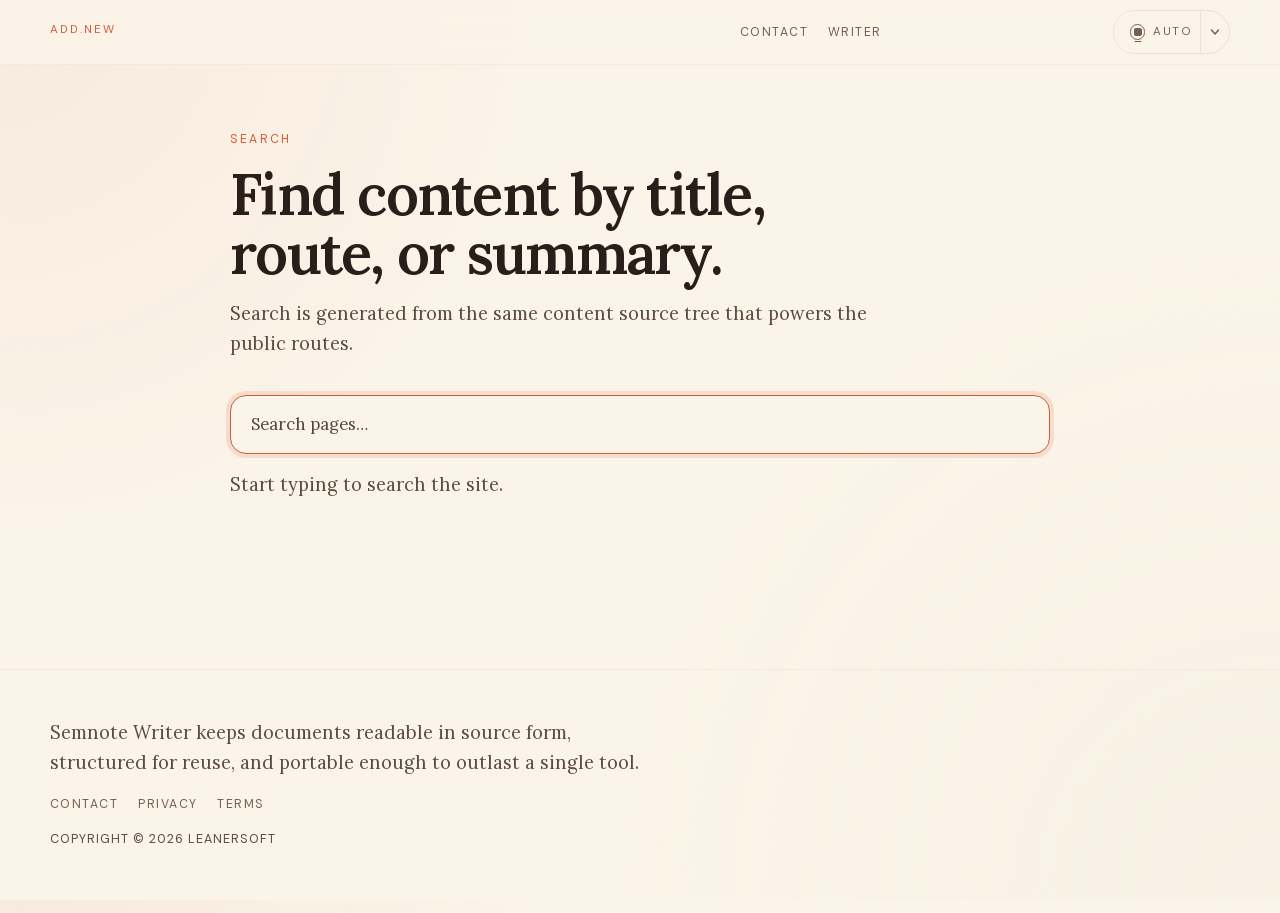
<file: search/index.html>
<!DOCTYPE html><html lang="en" data-theme="light" data-theme-preference="system" data-astro-cid-37fxchfa> <head><meta charset="utf-8"><meta name="viewport" content="width=device-width, initial-scale=1"><meta name="color-scheme" content="light dark"><meta name="description" content="Search the ADD.NEW site and seeded documentation."><title>Search — ADD.NEW</title><link rel="icon" href="/favicon.svg" type="image/svg+xml"><link rel="preload" href="/fonts/writer/lora-normal-latin.woff2" as="font" type="font/woff2" crossorigin><link rel="preload" href="/fonts/SpaceMono-Regular.woff2" as="font" type="font/woff2" crossorigin><link rel="manifest" href="/manifest.webmanifest"><meta name="application-name" content="ADD.NEW"><meta name="theme-color" content="#f4efe6"><script>
  (() => {
    if (typeof window === "undefined" || !("serviceWorker" in navigator)) {
      return;
    }

    const seedUrls = ["/", "/writer/", "/manifest.webmanifest", "/favicon.svg", "/search-index.json"];

    const normalizeUrl = (value) => {
      try {
        const url = new URL(value, window.location.origin);
        if (url.origin !== window.location.origin) {
          return null;
        }
        if (url.protocol !== "http:" && url.protocol !== "https:") {
          return null;
        }
        url.hash = "";
        return `${url.pathname}${url.search}`;
      } catch {
        return null;
      }
    };

    const collectCurrentUrls = () => {
      const urls = new Set(seedUrls);
      const currentPath = `${window.location.pathname}${window.location.search}`;
      urls.add(currentPath || "/");

      for (const entry of performance.getEntriesByType("resource")) {
        const normalized = normalizeUrl(entry.name);
        if (normalized) {
          urls.add(normalized);
        }
      }

      for (const element of document.querySelectorAll("link[href], script[src], img[src]")) {
        const rawUrl =
          element.getAttribute("href") ??
          element.getAttribute("src");
        if (!rawUrl) {
          continue;
        }
        const normalized = normalizeUrl(rawUrl);
        if (normalized) {
          urls.add(normalized);
        }
      }

      return Array.from(urls);
    };

    const seedOfflineCache = (registration) => {
      const worker = registration.active ?? registration.waiting ?? registration.installing;
      if (!worker) {
        return;
      }
      worker.postMessage({
        type: "CACHE_URLS",
        urls: collectCurrentUrls(),
      });
    };

    const scheduleSeed = (registration) => {
      const run = () => seedOfflineCache(registration);

      if (document.readyState === "complete") {
        run();
        return;
      }

      window.addEventListener("load", run, { once: true });
    };

    const registerOfflineShell = async () => {
      try {
        const registration = await navigator.serviceWorker.register("/sw.js", { scope: "/" });

        scheduleSeed(registration);

        navigator.serviceWorker.ready
          .then((readyRegistration) => {
            scheduleSeed(readyRegistration);

            if (navigator.onLine) {
              readyRegistration.update().catch(() => {});
            }
          })
          .catch(() => {});

        window.addEventListener("online", () => {
          registration.update().catch(() => {});
          seedOfflineCache(registration);
        });
      } catch {
        // Leave the site fully functional even when service workers are blocked.
      }
    };

    registerOfflineShell();
  })();
</script><script>
  (() => {
    const storageKey = "semnote-theme";
    const root = document.documentElement;
    const colorSchemeMeta = document.querySelector('meta[name="color-scheme"]');
    const mediaQuery = window.matchMedia("(prefers-color-scheme: dark)");

    const normalizePreference = (value) =>
      value === "light" || value === "dark" || value === "system" ? value : "system";

    const readStoredPreference = () => {
      try {
        return normalizePreference(window.localStorage.getItem(storageKey));
      } catch {
        return "system";
      }
    };

    const resolveTheme = (preference) =>
      preference === "system" ? (mediaQuery.matches ? "dark" : "light") : preference;

    const applyTheme = (preference) => {
      const normalizedPreference = normalizePreference(preference);
      const resolvedTheme = resolveTheme(normalizedPreference);
      root.dataset.themePreference = normalizedPreference;
      root.dataset.theme = resolvedTheme;
      root.style.colorScheme = resolvedTheme;
      if (colorSchemeMeta) {
        colorSchemeMeta.setAttribute("content", resolvedTheme);
      }
      window.dispatchEvent(
        new CustomEvent("semnote:themechange", {
          detail: { preference: normalizedPreference, resolvedTheme },
        }),
      );
    };

    const setPreference = (preference) => {
      const normalizedPreference = normalizePreference(preference);
      try {
        if (normalizedPreference === "system") {
          window.localStorage.removeItem(storageKey);
        } else {
          window.localStorage.setItem(storageKey, normalizedPreference);
        }
      } catch {}
      applyTheme(normalizedPreference);
    };

    mediaQuery.addEventListener("change", () => {
      if (readStoredPreference() === "system") {
        applyTheme("system");
      }
    });

    window.__semnoteTheme = {
      getPreference: () => root.dataset.themePreference || readStoredPreference(),
      getResolvedTheme: () => root.dataset.theme || resolveTheme(readStoredPreference()),
      setPreference,
    };

    applyTheme(readStoredPreference());
  })();
</script><style>.search-island{display:grid;gap:var(--size-3)}.search-input{width:100%;padding:var(--size-3) var(--size-4);border:1px solid var(--sn-border-default);border-radius:1rem;background:var(--sn-surface-base);color:var(--sn-text-base);font-family:var(--sn-font-prose);font-size:1.05rem}.search-input:focus{outline:none;border-color:var(--sn-border-focus);box-shadow:0 0 0 4px color-mix(in oklch,var(--sn-accent-base) 15%,transparent)}.search-results{list-style:none;padding:0;margin:0;display:grid;gap:var(--size-3)}.search-result-link{display:grid;gap:var(--size-2);padding:var(--size-3) var(--size-4);border:1px solid var(--sn-border-subtle);border-radius:1rem;background:var(--sn-surface-panel);color:inherit;text-decoration:none}.search-result-link:hover{border-color:var(--sn-border-emphasis)}.result-title{font-family:var(--sn-font-prose);font-size:1.15rem;color:var(--sn-text-emphasis)}.result-badge{font-family:var(--sn-font-ui);font-size:.72rem;letter-spacing:.14em;text-transform:uppercase;color:var(--sn-accent-base)}.result-description,.search-empty,.search-hint{color:var(--sn-text-soft)}.utility-shell[data-astro-cid-ipsxrsrh]{width:min(820px,calc(100vw - 2 * var(--size-4)));margin:0 auto;padding:var(--size-9) 0 var(--size-9);display:grid;gap:var(--size-3)}.utility-kicker[data-astro-cid-ipsxrsrh]{margin:0;font-family:var(--sn-font-ui);font-size:.76rem;letter-spacing:.18em;text-transform:uppercase;color:var(--sn-accent-base)}h1[data-astro-cid-ipsxrsrh],.utility-lede[data-astro-cid-ipsxrsrh]{margin:0}.utility-lede[data-astro-cid-ipsxrsrh]{color:var(--sn-text-soft);margin-bottom:var(--size-4)}
</style>
<link rel="stylesheet" href="/_astro/BaseLayout.CMjirWmf.css">
<link rel="stylesheet" href="/_astro/global.BQXuNs0x.css"></head> <body data-astro-cid-37fxchfa> <a href="#main-content" class="skip-link" data-astro-cid-37fxchfa>Skip to content</a> <header class="site-header" data-astro-cid-3ef6ksr2> <nav class="site-nav" aria-label="Primary" data-astro-cid-3ef6ksr2> <a href="/" class="brand-mark" data-astro-cid-3ef6ksr2> <span class="brand-eyebrow" data-astro-cid-3ef6ksr2>ADD.NEW</span> <span class="brand-title" data-astro-cid-3ef6ksr2></span> </a> <div class="nav-links" data-astro-cid-3ef6ksr2> <a href="/contact" data-astro-cid-3ef6ksr2> Contact </a><a href="/" data-astro-cid-3ef6ksr2> Writer </a> </div> <div class="nav-tools" data-astro-cid-3ef6ksr2> <!-- Theme toggle: click main button to cycle light/dark; arrow or long-press opens full menu --><div class="theme-toggle-wrap" role="group" aria-label="Theme preference" data-astro-cid-x3pjskd3> <button class="theme-toggle-main" type="button" data-theme-toggle aria-label="Theme: Auto. Click to toggle light/dark." data-astro-cid-x3pjskd3> <span class="theme-toggle-icon" aria-hidden="true" data-astro-cid-x3pjskd3></span> <span class="theme-toggle-label" data-theme-toggle-label data-astro-cid-x3pjskd3>Auto</span> </button> <span class="theme-toggle-divider" aria-hidden="true" data-astro-cid-x3pjskd3></span> <button class="theme-toggle-arrow" type="button" data-theme-toggle-arrow aria-label="More theme options" aria-expanded="false" aria-haspopup="listbox" data-astro-cid-x3pjskd3> <svg width="10" height="10" viewBox="0 0 10 10" aria-hidden="true" focusable="false" data-astro-cid-x3pjskd3> <path d="M1.5 3L5 7L8.5 3" stroke="currentColor" stroke-width="1.5" stroke-linecap="round" stroke-linejoin="round" fill="none" data-astro-cid-x3pjskd3></path> </svg> </button> <ul class="theme-dropdown" role="listbox" aria-label="Theme options" data-theme-toggle-dropdown hidden data-astro-cid-x3pjskd3> <li class="theme-dropdown-option" role="option" data-theme-option="system" tabindex="-1" data-astro-cid-x3pjskd3>Auto</li> <li class="theme-dropdown-option" role="option" data-theme-option="light" tabindex="-1" data-astro-cid-x3pjskd3>Light</li> <li class="theme-dropdown-option" role="option" data-theme-option="dark" tabindex="-1" data-astro-cid-x3pjskd3>Dark</li> </ul> </div> <script>
  (() => {
    const labels = { system: 'Auto', light: 'Light', dark: 'Dark' };

    const mainButtons = Array.from(document.querySelectorAll('[data-theme-toggle]'));
    const arrowButtons = Array.from(document.querySelectorAll('[data-theme-toggle-arrow]'));
    const dropdowns = Array.from(document.querySelectorAll('[data-theme-toggle-dropdown]'));

    if (!mainButtons.length) return;

    const getApi = () => window.__semnoteTheme;
    const getPreference = () => getApi()?.getPreference?.() ?? 'system';
    const getResolvedTheme = () => getApi()?.getResolvedTheme?.() ?? 'light';

    // Main click cycles only light <-> dark (system is accessible via dropdown)
    const getNextLightDark = (current) => (current === 'light' ? 'dark' : 'light');

    const render = () => {
      const preference = getPreference();
      const resolvedTheme = getResolvedTheme();

      mainButtons.forEach((btn) => {
        const label = btn.querySelector('[data-theme-toggle-label]');
        if (label) label.textContent = labels[preference];
        btn.dataset.preference = preference;
        btn.dataset.resolvedTheme = resolvedTheme;
        btn.setAttribute('aria-label', `Theme: ${labels[preference]}. Click to toggle light/dark.`);
      });

      dropdowns.forEach((dd) => {
        dd.querySelectorAll('[data-theme-option]').forEach((opt) => {
          const selected = opt.dataset.themeOption === preference;
          opt.setAttribute('aria-selected', String(selected));
          opt.classList.toggle('is-selected', selected);
        });
      });
    };

    const openDropdown = (arrowBtn, dropdown) => {
      dropdown.hidden = false;
      arrowBtn.setAttribute('aria-expanded', 'true');
      const first = dropdown.querySelector('[data-theme-option]');
      if (first) first.focus();
    };

    const closeDropdown = (arrowBtn, dropdown) => {
      dropdown.hidden = true;
      arrowBtn.setAttribute('aria-expanded', 'false');
    };

    const closeAllDropdowns = () => {
      arrowButtons.forEach((ab, i) => closeDropdown(ab, dropdowns[i]));
    };

    // Main button: long-press opens dropdown; short click cycles light/dark
    mainButtons.forEach((btn, i) => {
      let longPressTimer = null;
      let longPressCompleted = false;

      const startLongPress = () => {
        longPressCompleted = false;
        longPressTimer = setTimeout(() => {
          longPressCompleted = true;
          longPressTimer = null;
          closeAllDropdowns();
          if (arrowButtons[i]) openDropdown(arrowButtons[i], dropdowns[i]);
        }, 500);
      };

      const cancelLongPress = () => {
        if (longPressTimer) {
          clearTimeout(longPressTimer);
          longPressTimer = null;
        }
      };

      btn.addEventListener('mousedown', startLongPress);
      btn.addEventListener('touchstart', startLongPress, { passive: true });
      btn.addEventListener('mouseup', cancelLongPress);
      btn.addEventListener('touchend', cancelLongPress);
      btn.addEventListener('mouseleave', cancelLongPress);

      btn.addEventListener('click', () => {
        if (longPressCompleted) { longPressCompleted = false; return; }
        getApi()?.setPreference?.(getNextLightDark(getPreference()));
      });
    });

    // Arrow button: toggle dropdown
    arrowButtons.forEach((arrowBtn, i) => {
      arrowBtn.addEventListener('click', (e) => {
        e.stopPropagation();
        const dropdown = dropdowns[i];
        if (dropdown.hidden) {
          closeAllDropdowns();
          openDropdown(arrowBtn, dropdown);
        } else {
          closeDropdown(arrowBtn, dropdown);
        }
      });
    });

    // Dropdown options: click to select, keyboard navigation
    dropdowns.forEach((dropdown, i) => {
      const arrowBtn = arrowButtons[i];
      dropdown.querySelectorAll('[data-theme-option]').forEach((opt) => {
        opt.addEventListener('click', () => {
          getApi()?.setPreference?.(opt.dataset.themeOption);
          closeDropdown(arrowBtn, dropdown);
          mainButtons[i]?.focus();
        });

        opt.addEventListener('keydown', (e) => {
          const options = Array.from(dropdown.querySelectorAll('[data-theme-option]'));
          const idx = options.indexOf(e.target);
          if (e.key === 'ArrowDown') {
            e.preventDefault();
            options[(idx + 1) % options.length]?.focus();
          } else if (e.key === 'ArrowUp') {
            e.preventDefault();
            options[(idx - 1 + options.length) % options.length]?.focus();
          } else if (e.key === 'Enter' || e.key === ' ') {
            e.preventDefault();
            opt.click();
          } else if (e.key === 'Escape' || e.key === 'Tab') {
            closeDropdown(arrowBtn, dropdown);
            mainButtons[i]?.focus();
          }
        });
      });
    });

    // Close on outside click
    document.addEventListener('click', (e) => {
      arrowButtons.forEach((ab, i) => {
        const dd = dropdowns[i];
        if (!dd.hidden && !dd.contains(e.target) && e.target !== ab) {
          closeDropdown(ab, dd);
        }
      });
    });

    // Close on Escape
    document.addEventListener('keydown', (e) => {
      if (e.key === 'Escape') closeAllDropdowns();
    });

    window.addEventListener('semnote:themechange', render);
    render();
  })();
</script> </div> </nav> </header> <main id="main-content" class="site-main" data-astro-cid-37fxchfa>  <section class="utility-shell" data-astro-cid-ipsxrsrh> <p class="utility-kicker" data-astro-cid-ipsxrsrh>Search</p> <h1 data-astro-cid-ipsxrsrh>Find content by title, route, or summary.</h1> <p class="utility-lede" data-astro-cid-ipsxrsrh>Search is generated from the same content source tree that powers the public routes.</p> <style>astro-island,astro-slot,astro-static-slot{display:contents}</style><script>(()=>{var e=async t=>{await(await t())()};(self.Astro||(self.Astro={})).only=e;window.dispatchEvent(new Event("astro:only"));})();</script><script>(()=>{var g=Object.defineProperty;var w=(c,s,d)=>s in c?g(c,s,{enumerable:!0,configurable:!0,writable:!0,value:d}):c[s]=d;var l=(c,s,d)=>w(c,typeof s!="symbol"?s+"":s,d);var E=new Set(["__proto__","constructor","prototype"]);{let c={0:t=>y(t),1:t=>d(t),2:t=>new RegExp(t),3:t=>new Date(t),4:t=>new Map(d(t)),5:t=>new Set(d(t)),6:t=>BigInt(t),7:t=>new URL(t),8:t=>new Uint8Array(t),9:t=>new Uint16Array(t),10:t=>new Uint32Array(t),11:t=>Number.POSITIVE_INFINITY*t},s=t=>{let[p,e]=t;return p in c?c[p](e):void 0},d=t=>t.map(s),y=t=>typeof t!="object"||t===null?t:Object.fromEntries(Object.entries(t).map(([p,e])=>[p,s(e)]));class f extends HTMLElement{constructor(){super(...arguments);l(this,"Component");l(this,"hydrator");l(this,"hydrate",async()=>{var b;if(!this.hydrator||!this.isConnected)return;let e=(b=this.parentElement)==null?void 0:b.closest("astro-island[ssr]");if(e){e.addEventListener("astro:hydrate",this.hydrate,{once:!0});return}let n=this.querySelectorAll("astro-slot"),r={},i=this.querySelectorAll("template[data-astro-template]");for(let o of i){let a=o.closest(this.tagName);a!=null&&a.isSameNode(this)&&(r[o.getAttribute("data-astro-template")||"default"]=o.innerHTML,o.remove())}for(let o of n){let a=o.closest(this.tagName);a!=null&&a.isSameNode(this)&&(r[o.getAttribute("name")||"default"]=o.innerHTML)}let u;try{u=this.hasAttribute("props")?y(JSON.parse(this.getAttribute("props"))):{}}catch(o){let a=this.getAttribute("component-url")||"<unknown>",v=this.getAttribute("component-export");throw v&&(a+=` (export ${v})`),console.error(`[hydrate] Error parsing props for component ${a}`,this.getAttribute("props"),o),o}let h;await this.hydrator(this)(this.Component,u,r,{client:this.getAttribute("client")}),this.removeAttribute("ssr"),this.dispatchEvent(new CustomEvent("astro:hydrate"))});l(this,"unmount",()=>{this.isConnected||this.dispatchEvent(new CustomEvent("astro:unmount"))})}disconnectedCallback(){document.removeEventListener("astro:after-swap",this.unmount),document.addEventListener("astro:after-swap",this.unmount,{once:!0})}connectedCallback(){if(!this.hasAttribute("await-children")||document.readyState==="interactive"||document.readyState==="complete")this.childrenConnectedCallback();else{let e=()=>{document.removeEventListener("DOMContentLoaded",e),n.disconnect(),this.childrenConnectedCallback()},n=new MutationObserver(()=>{var r;((r=this.lastChild)==null?void 0:r.nodeType)===Node.COMMENT_NODE&&this.lastChild.nodeValue==="astro:end"&&(this.lastChild.remove(),e())});n.observe(this,{childList:!0}),document.addEventListener("DOMContentLoaded",e)}}async childrenConnectedCallback(){let e=this.getAttribute("before-hydration-url");e&&await import(e),this.start()}getRetryImportUrl(e){let n=new URL(e,document.baseURI),r=`astro-retry=${Date.now()}`,i=n.hash.replace(/^#/,"");return n.hash=i?`${i}&${r}`:r,n.toString()}async importWithRetry(e){try{return await import(e)}catch(n){return await new Promise(r=>setTimeout(r,1e3)),import(this.getRetryImportUrl(e))}}handleHydrationError(e){let n=this.getAttribute("component-url"),r=new CustomEvent("astro:hydration-error",{cancelable:!0,bubbles:!0,composed:!0,detail:{error:e,componentUrl:n}});this.dispatchEvent(r)&&console.error(`[astro-island] Error hydrating ${n}`,e)}async start(){let e=JSON.parse(this.getAttribute("opts")),n=this.getAttribute("client");if(Astro[n]===void 0){window.addEventListener(`astro:${n}`,()=>this.start(),{once:!0});return}try{await Astro[n](async()=>{let r=this.getAttribute("renderer-url");try{let[i,{default:u}]=await Promise.all([this.importWithRetry(this.getAttribute("component-url")),r?this.importWithRetry(r):Promise.resolve({default:()=>()=>{}})]),h=this.getAttribute("component-export")||"default";if(h.includes(".")){this.Component=i;for(let m of h.split(".")){if(E.has(m)||!this.Component||typeof this.Component!="object"&&typeof this.Component!="function"||!Object.hasOwn(this.Component,m))throw new Error(`Invalid component export path: ${h}`);this.Component=this.Component[m]}}else{if(E.has(h))throw new Error(`Invalid component export path: ${h}`);this.Component=i[h]}return this.hydrator=u,this.hydrate}catch(i){return this.handleHydrationError(i),()=>{}}},e,this)}catch(r){this.handleHydrationError(r)}}attributeChangedCallback(){this.hydrate()}}l(f,"observedAttributes",["props"]),customElements.get("astro-island")||customElements.define("astro-island",f)}})();</script><astro-island uid="18sqEb" component-url="/_astro/SearchIsland.BMtYvwrF.js" component-export="default" renderer-url="/_astro/client.D_7nQosA.js" props="{&quot;autofocus&quot;:[0,true],&quot;data-astro-cid-ipsxrsrh&quot;:[0,true]}" ssr client="only" opts="{&quot;name&quot;:&quot;SearchIsland&quot;,&quot;value&quot;:&quot;solid-js&quot;}"></astro-island> </section>  </main> <footer class="site-footer surface-default" data-astro-cid-sz7xmlte> <div class="site-footer__inner" data-astro-cid-sz7xmlte> <p class="site-footer__lead" data-astro-cid-sz7xmlte>
Semnote Writer keeps documents readable in source form, structured for reuse, and portable enough to outlast a single tool.
</p> <div class="site-footer__links" data-astro-cid-sz7xmlte> <a href="/contact" data-astro-cid-sz7xmlte>Contact</a> <a href="/privacy" data-astro-cid-sz7xmlte>Privacy</a> <a href="/terms" data-astro-cid-sz7xmlte>Terms</a> </div> <p class="site-footer__meta" data-astro-cid-sz7xmlte>
Copyright &copy; 2026 Leanersoft
</p> </div> </footer></body></html>
</file>
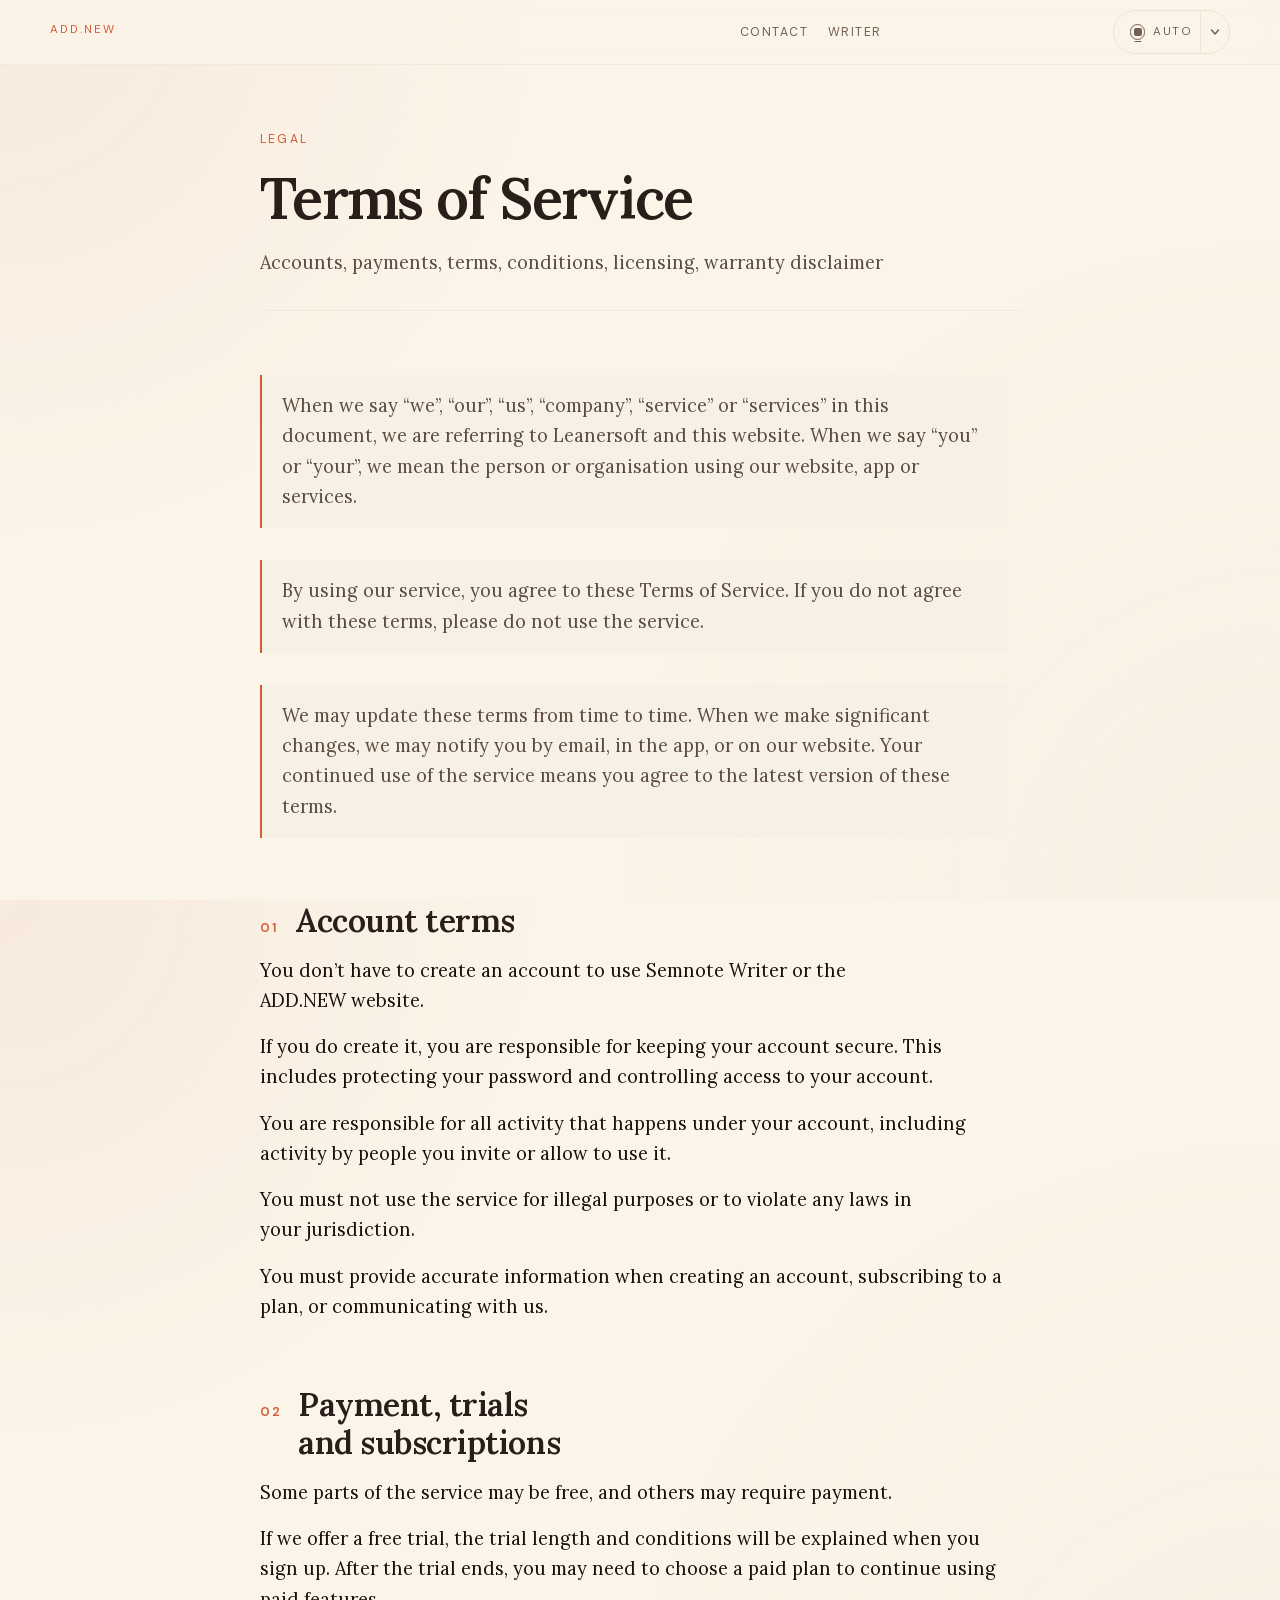
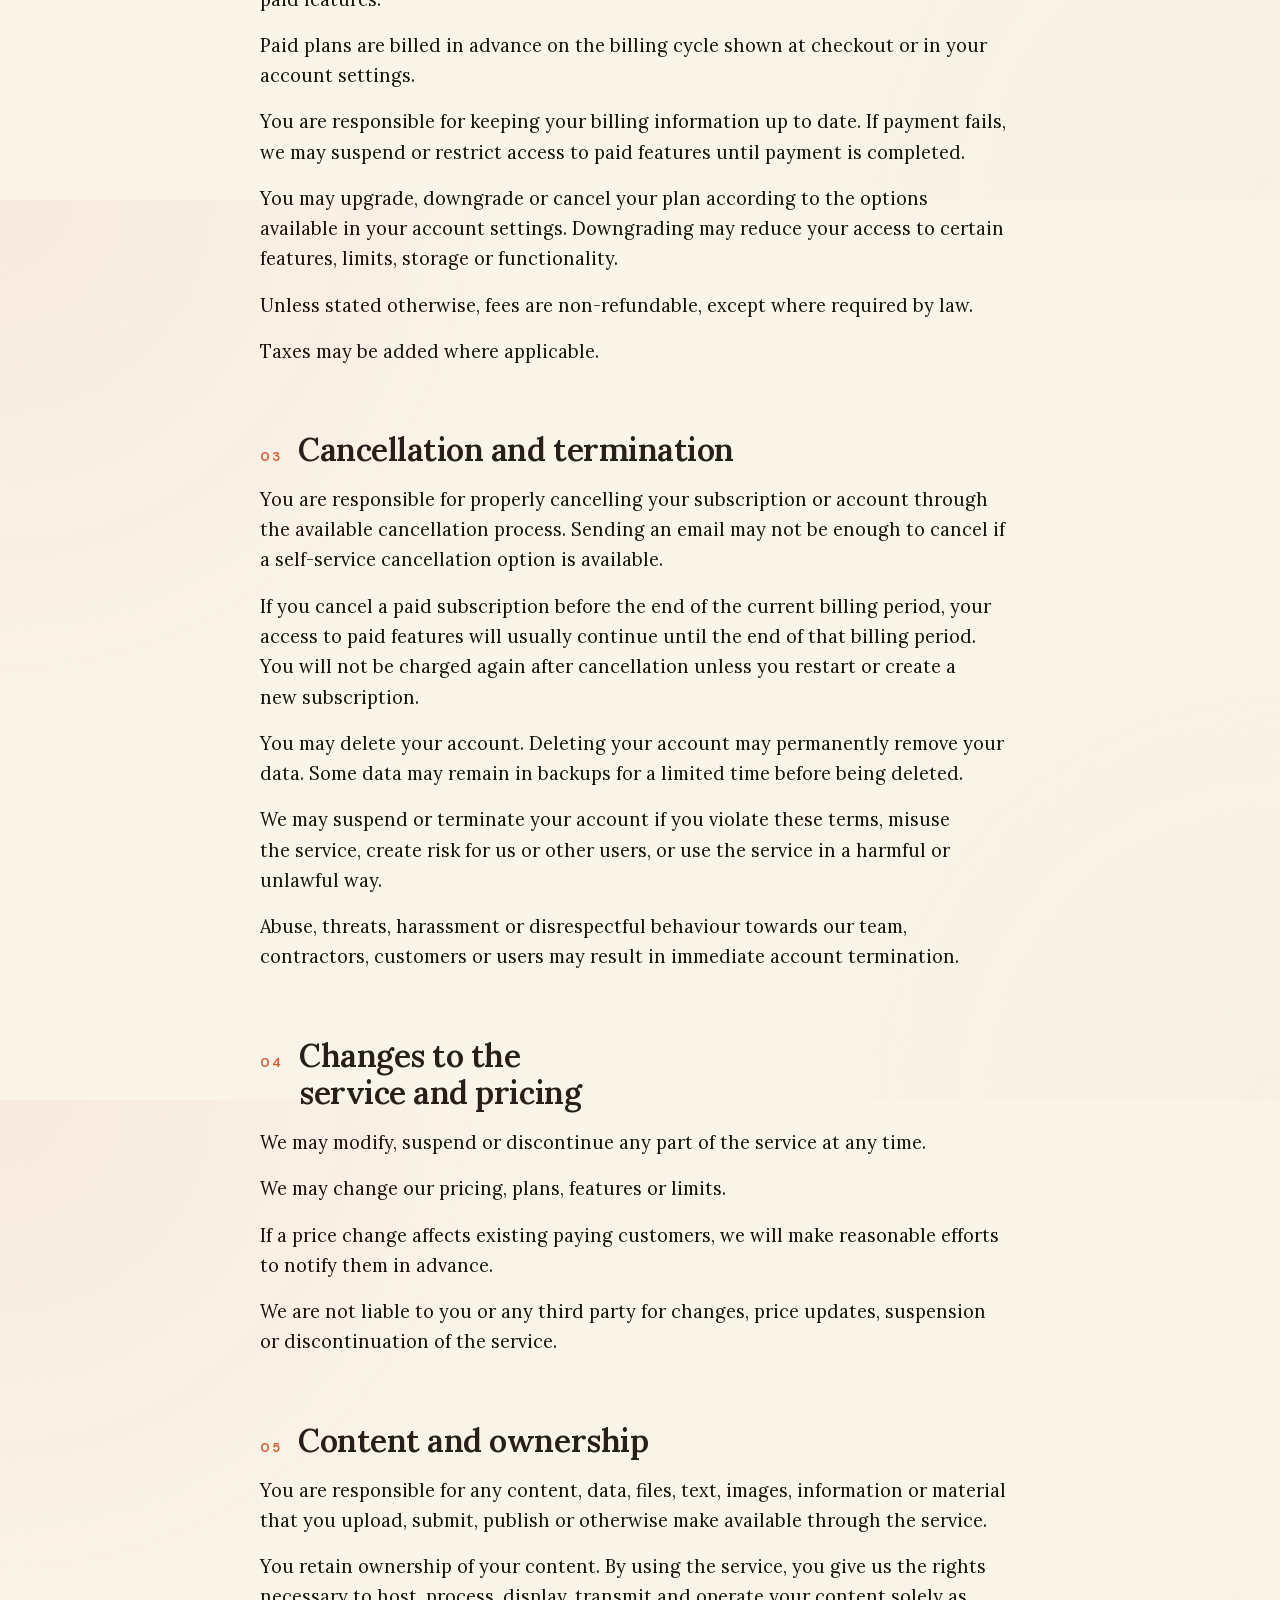
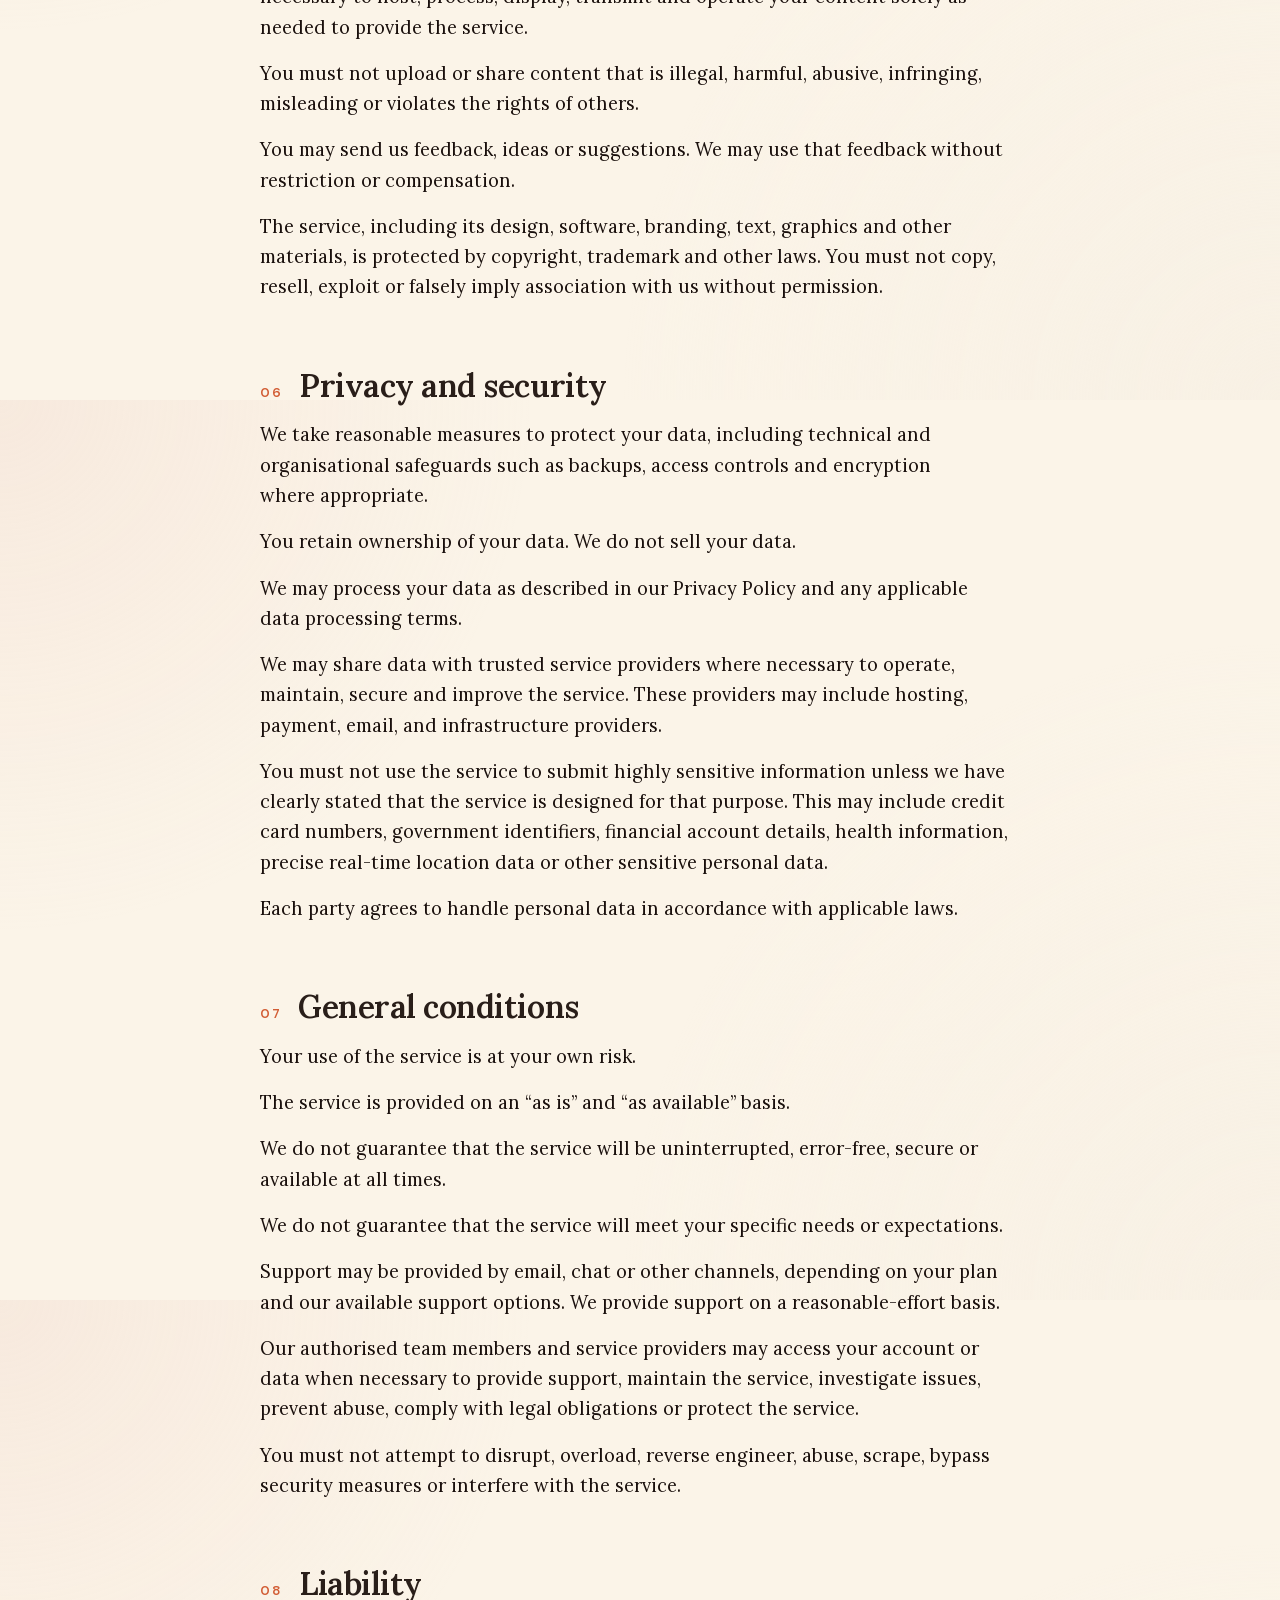
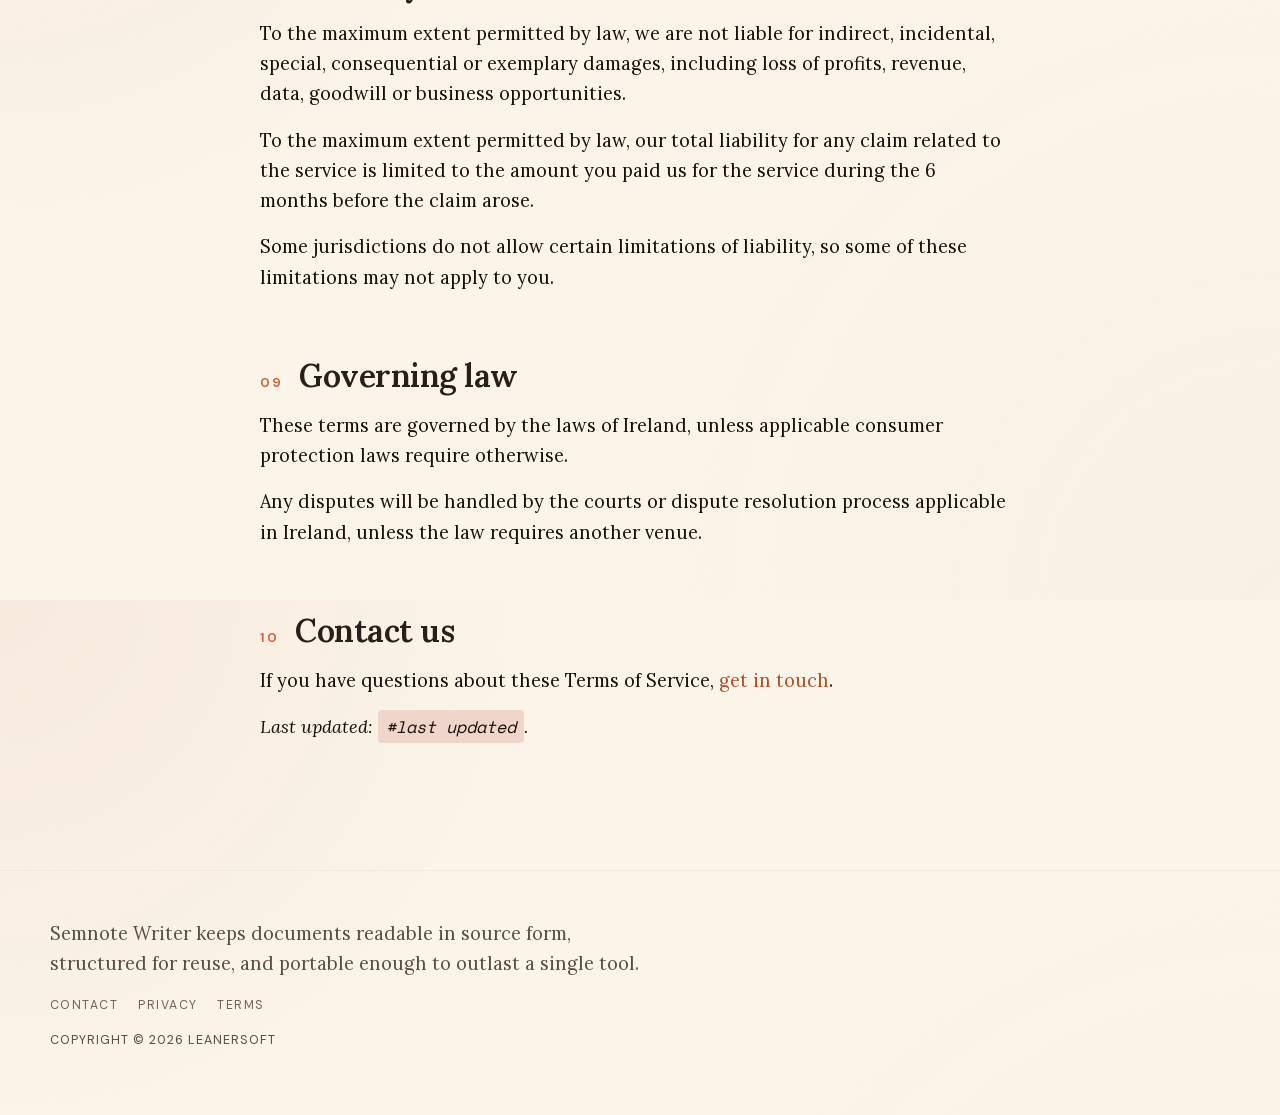
<file: terms/index.html>
<!DOCTYPE html><html lang="en" data-theme="light" data-theme-preference="system" data-astro-cid-37fxchfa> <head><meta charset="utf-8"><meta name="viewport" content="width=device-width, initial-scale=1"><meta name="color-scheme" content="light dark"><meta name="description" content="Accounts, payments, terms, conditions, licensing, warranty disclaimer"><title>Terms of Service — ADD.NEW</title><link rel="icon" href="/favicon.svg" type="image/svg+xml"><link rel="preload" href="/fonts/writer/lora-normal-latin.woff2" as="font" type="font/woff2" crossorigin><link rel="preload" href="/fonts/SpaceMono-Regular.woff2" as="font" type="font/woff2" crossorigin><link rel="manifest" href="/manifest.webmanifest"><meta name="application-name" content="ADD.NEW"><meta name="theme-color" content="#f4efe6"><script>
  (() => {
    if (typeof window === "undefined" || !("serviceWorker" in navigator)) {
      return;
    }

    const seedUrls = ["/", "/writer/", "/manifest.webmanifest", "/favicon.svg", "/search-index.json"];

    const normalizeUrl = (value) => {
      try {
        const url = new URL(value, window.location.origin);
        if (url.origin !== window.location.origin) {
          return null;
        }
        if (url.protocol !== "http:" && url.protocol !== "https:") {
          return null;
        }
        url.hash = "";
        return `${url.pathname}${url.search}`;
      } catch {
        return null;
      }
    };

    const collectCurrentUrls = () => {
      const urls = new Set(seedUrls);
      const currentPath = `${window.location.pathname}${window.location.search}`;
      urls.add(currentPath || "/");

      for (const entry of performance.getEntriesByType("resource")) {
        const normalized = normalizeUrl(entry.name);
        if (normalized) {
          urls.add(normalized);
        }
      }

      for (const element of document.querySelectorAll("link[href], script[src], img[src]")) {
        const rawUrl =
          element.getAttribute("href") ??
          element.getAttribute("src");
        if (!rawUrl) {
          continue;
        }
        const normalized = normalizeUrl(rawUrl);
        if (normalized) {
          urls.add(normalized);
        }
      }

      return Array.from(urls);
    };

    const seedOfflineCache = (registration) => {
      const worker = registration.active ?? registration.waiting ?? registration.installing;
      if (!worker) {
        return;
      }
      worker.postMessage({
        type: "CACHE_URLS",
        urls: collectCurrentUrls(),
      });
    };

    const scheduleSeed = (registration) => {
      const run = () => seedOfflineCache(registration);

      if (document.readyState === "complete") {
        run();
        return;
      }

      window.addEventListener("load", run, { once: true });
    };

    const registerOfflineShell = async () => {
      try {
        const registration = await navigator.serviceWorker.register("/sw.js", { scope: "/" });

        scheduleSeed(registration);

        navigator.serviceWorker.ready
          .then((readyRegistration) => {
            scheduleSeed(readyRegistration);

            if (navigator.onLine) {
              readyRegistration.update().catch(() => {});
            }
          })
          .catch(() => {});

        window.addEventListener("online", () => {
          registration.update().catch(() => {});
          seedOfflineCache(registration);
        });
      } catch {
        // Leave the site fully functional even when service workers are blocked.
      }
    };

    registerOfflineShell();
  })();
</script><script>
  (() => {
    const storageKey = "semnote-theme";
    const root = document.documentElement;
    const colorSchemeMeta = document.querySelector('meta[name="color-scheme"]');
    const mediaQuery = window.matchMedia("(prefers-color-scheme: dark)");

    const normalizePreference = (value) =>
      value === "light" || value === "dark" || value === "system" ? value : "system";

    const readStoredPreference = () => {
      try {
        return normalizePreference(window.localStorage.getItem(storageKey));
      } catch {
        return "system";
      }
    };

    const resolveTheme = (preference) =>
      preference === "system" ? (mediaQuery.matches ? "dark" : "light") : preference;

    const applyTheme = (preference) => {
      const normalizedPreference = normalizePreference(preference);
      const resolvedTheme = resolveTheme(normalizedPreference);
      root.dataset.themePreference = normalizedPreference;
      root.dataset.theme = resolvedTheme;
      root.style.colorScheme = resolvedTheme;
      if (colorSchemeMeta) {
        colorSchemeMeta.setAttribute("content", resolvedTheme);
      }
      window.dispatchEvent(
        new CustomEvent("semnote:themechange", {
          detail: { preference: normalizedPreference, resolvedTheme },
        }),
      );
    };

    const setPreference = (preference) => {
      const normalizedPreference = normalizePreference(preference);
      try {
        if (normalizedPreference === "system") {
          window.localStorage.removeItem(storageKey);
        } else {
          window.localStorage.setItem(storageKey, normalizedPreference);
        }
      } catch {}
      applyTheme(normalizedPreference);
    };

    mediaQuery.addEventListener("change", () => {
      if (readStoredPreference() === "system") {
        applyTheme("system");
      }
    });

    window.__semnoteTheme = {
      getPreference: () => root.dataset.themePreference || readStoredPreference(),
      getResolvedTheme: () => root.dataset.theme || resolveTheme(readStoredPreference()),
      setPreference,
    };

    applyTheme(readStoredPreference());
  })();
</script><link rel="stylesheet" href="/_astro/_..BMVaBhIj.css">
<link rel="stylesheet" href="/_astro/BaseLayout.CMjirWmf.css">
<link rel="stylesheet" href="/_astro/global.BQXuNs0x.css"></head> <body data-astro-cid-37fxchfa> <a href="#main-content" class="skip-link" data-astro-cid-37fxchfa>Skip to content</a> <header class="site-header" data-astro-cid-3ef6ksr2> <nav class="site-nav" aria-label="Primary" data-astro-cid-3ef6ksr2> <a href="/" class="brand-mark" data-astro-cid-3ef6ksr2> <span class="brand-eyebrow" data-astro-cid-3ef6ksr2>ADD.NEW</span> <span class="brand-title" data-astro-cid-3ef6ksr2></span> </a> <div class="nav-links" data-astro-cid-3ef6ksr2> <a href="/contact" data-astro-cid-3ef6ksr2> Contact </a><a href="/" data-astro-cid-3ef6ksr2> Writer </a> </div> <div class="nav-tools" data-astro-cid-3ef6ksr2> <!-- Theme toggle: click main button to cycle light/dark; arrow or long-press opens full menu --><div class="theme-toggle-wrap" role="group" aria-label="Theme preference" data-astro-cid-x3pjskd3> <button class="theme-toggle-main" type="button" data-theme-toggle aria-label="Theme: Auto. Click to toggle light/dark." data-astro-cid-x3pjskd3> <span class="theme-toggle-icon" aria-hidden="true" data-astro-cid-x3pjskd3></span> <span class="theme-toggle-label" data-theme-toggle-label data-astro-cid-x3pjskd3>Auto</span> </button> <span class="theme-toggle-divider" aria-hidden="true" data-astro-cid-x3pjskd3></span> <button class="theme-toggle-arrow" type="button" data-theme-toggle-arrow aria-label="More theme options" aria-expanded="false" aria-haspopup="listbox" data-astro-cid-x3pjskd3> <svg width="10" height="10" viewBox="0 0 10 10" aria-hidden="true" focusable="false" data-astro-cid-x3pjskd3> <path d="M1.5 3L5 7L8.5 3" stroke="currentColor" stroke-width="1.5" stroke-linecap="round" stroke-linejoin="round" fill="none" data-astro-cid-x3pjskd3></path> </svg> </button> <ul class="theme-dropdown" role="listbox" aria-label="Theme options" data-theme-toggle-dropdown hidden data-astro-cid-x3pjskd3> <li class="theme-dropdown-option" role="option" data-theme-option="system" tabindex="-1" data-astro-cid-x3pjskd3>Auto</li> <li class="theme-dropdown-option" role="option" data-theme-option="light" tabindex="-1" data-astro-cid-x3pjskd3>Light</li> <li class="theme-dropdown-option" role="option" data-theme-option="dark" tabindex="-1" data-astro-cid-x3pjskd3>Dark</li> </ul> </div> <script>
  (() => {
    const labels = { system: 'Auto', light: 'Light', dark: 'Dark' };

    const mainButtons = Array.from(document.querySelectorAll('[data-theme-toggle]'));
    const arrowButtons = Array.from(document.querySelectorAll('[data-theme-toggle-arrow]'));
    const dropdowns = Array.from(document.querySelectorAll('[data-theme-toggle-dropdown]'));

    if (!mainButtons.length) return;

    const getApi = () => window.__semnoteTheme;
    const getPreference = () => getApi()?.getPreference?.() ?? 'system';
    const getResolvedTheme = () => getApi()?.getResolvedTheme?.() ?? 'light';

    // Main click cycles only light <-> dark (system is accessible via dropdown)
    const getNextLightDark = (current) => (current === 'light' ? 'dark' : 'light');

    const render = () => {
      const preference = getPreference();
      const resolvedTheme = getResolvedTheme();

      mainButtons.forEach((btn) => {
        const label = btn.querySelector('[data-theme-toggle-label]');
        if (label) label.textContent = labels[preference];
        btn.dataset.preference = preference;
        btn.dataset.resolvedTheme = resolvedTheme;
        btn.setAttribute('aria-label', `Theme: ${labels[preference]}. Click to toggle light/dark.`);
      });

      dropdowns.forEach((dd) => {
        dd.querySelectorAll('[data-theme-option]').forEach((opt) => {
          const selected = opt.dataset.themeOption === preference;
          opt.setAttribute('aria-selected', String(selected));
          opt.classList.toggle('is-selected', selected);
        });
      });
    };

    const openDropdown = (arrowBtn, dropdown) => {
      dropdown.hidden = false;
      arrowBtn.setAttribute('aria-expanded', 'true');
      const first = dropdown.querySelector('[data-theme-option]');
      if (first) first.focus();
    };

    const closeDropdown = (arrowBtn, dropdown) => {
      dropdown.hidden = true;
      arrowBtn.setAttribute('aria-expanded', 'false');
    };

    const closeAllDropdowns = () => {
      arrowButtons.forEach((ab, i) => closeDropdown(ab, dropdowns[i]));
    };

    // Main button: long-press opens dropdown; short click cycles light/dark
    mainButtons.forEach((btn, i) => {
      let longPressTimer = null;
      let longPressCompleted = false;

      const startLongPress = () => {
        longPressCompleted = false;
        longPressTimer = setTimeout(() => {
          longPressCompleted = true;
          longPressTimer = null;
          closeAllDropdowns();
          if (arrowButtons[i]) openDropdown(arrowButtons[i], dropdowns[i]);
        }, 500);
      };

      const cancelLongPress = () => {
        if (longPressTimer) {
          clearTimeout(longPressTimer);
          longPressTimer = null;
        }
      };

      btn.addEventListener('mousedown', startLongPress);
      btn.addEventListener('touchstart', startLongPress, { passive: true });
      btn.addEventListener('mouseup', cancelLongPress);
      btn.addEventListener('touchend', cancelLongPress);
      btn.addEventListener('mouseleave', cancelLongPress);

      btn.addEventListener('click', () => {
        if (longPressCompleted) { longPressCompleted = false; return; }
        getApi()?.setPreference?.(getNextLightDark(getPreference()));
      });
    });

    // Arrow button: toggle dropdown
    arrowButtons.forEach((arrowBtn, i) => {
      arrowBtn.addEventListener('click', (e) => {
        e.stopPropagation();
        const dropdown = dropdowns[i];
        if (dropdown.hidden) {
          closeAllDropdowns();
          openDropdown(arrowBtn, dropdown);
        } else {
          closeDropdown(arrowBtn, dropdown);
        }
      });
    });

    // Dropdown options: click to select, keyboard navigation
    dropdowns.forEach((dropdown, i) => {
      const arrowBtn = arrowButtons[i];
      dropdown.querySelectorAll('[data-theme-option]').forEach((opt) => {
        opt.addEventListener('click', () => {
          getApi()?.setPreference?.(opt.dataset.themeOption);
          closeDropdown(arrowBtn, dropdown);
          mainButtons[i]?.focus();
        });

        opt.addEventListener('keydown', (e) => {
          const options = Array.from(dropdown.querySelectorAll('[data-theme-option]'));
          const idx = options.indexOf(e.target);
          if (e.key === 'ArrowDown') {
            e.preventDefault();
            options[(idx + 1) % options.length]?.focus();
          } else if (e.key === 'ArrowUp') {
            e.preventDefault();
            options[(idx - 1 + options.length) % options.length]?.focus();
          } else if (e.key === 'Enter' || e.key === ' ') {
            e.preventDefault();
            opt.click();
          } else if (e.key === 'Escape' || e.key === 'Tab') {
            closeDropdown(arrowBtn, dropdown);
            mainButtons[i]?.focus();
          }
        });
      });
    });

    // Close on outside click
    document.addEventListener('click', (e) => {
      arrowButtons.forEach((ab, i) => {
        const dd = dropdowns[i];
        if (!dd.hidden && !dd.contains(e.target) && e.target !== ab) {
          closeDropdown(ab, dd);
        }
      });
    });

    // Close on Escape
    document.addEventListener('keydown', (e) => {
      if (e.key === 'Escape') closeAllDropdowns();
    });

    window.addEventListener('semnote:themechange', render);
    render();
  })();
</script> </div> </nav> </header> <main id="main-content" class="site-main" data-astro-cid-37fxchfa>  <article class="legal-layout surface-default" data-astro-cid-dpidqgiz> <header class="legal-header" data-astro-cid-dpidqgiz> <p class="legal-kicker" data-astro-cid-dpidqgiz>Legal</p> <h1 data-astro-cid-dpidqgiz>Terms of Service</h1> <p class="legal-lede" data-astro-cid-dpidqgiz>Accounts, payments, terms, conditions, licensing, warranty disclaimer</p> </header> <div class="prose legal-prose" data-astro-cid-dpidqgiz>  
<div>
  <div>
    <blockquote>When we say “we”, “our”, “us”, “company”, “service” or “services” in this document, we are referring to Leanersoft and this website. When we say “you” or “your”, we mean the person or organisation using our website, app or services.</blockquote>
  </div>
  <div>
    <blockquote>By using our service, you agree to these Terms of Service. If you do not agree with these terms, please do not use the service.</blockquote>
  </div>
  <div>
    <blockquote>We may update these terms from time to time. When we make significant changes, we may notify you by email, in the app, or on our website. Your continued use of the service means you agree to the latest version of these terms.</blockquote>
  </div>
  <div>
    <h2>Account terms</h2>
  </div>
  <p>You don’t have to create an account to use Semnote Writer or the ADD.NEW website.</p>
  <p>If you do create it, you are responsible for keeping your account secure. This includes protecting your password and controlling access to your account.</p>
  <p>You are responsible for all activity that happens under your account, including activity by people you invite or allow to use it.</p>
  <p>You must not use the service for illegal purposes or to violate any laws in your jurisdiction.</p>
  <p>You must provide accurate information when creating an account, subscribing to a plan, or communicating with us.</p>
  <div>
    <h2>Payment, trials and subscriptions</h2>
  </div>
  <p>Some parts of the service may be free, and others may require payment.</p>
  <p>If we offer a free trial, the trial length and conditions will be explained when you sign up. After the trial ends, you may need to choose a paid plan to continue using paid features.</p>
  <p>Paid plans are billed in advance on the billing cycle shown at checkout or in your account settings.</p>
  <p>You are responsible for keeping your billing information up to date. If payment fails, we may suspend or restrict access to paid features until payment is completed.</p>
  <p>You may upgrade, downgrade or cancel your plan according to the options available in your account settings. Downgrading may reduce your access to certain features, limits, storage or functionality.</p>
  <p>Unless stated otherwise, fees are non-refundable, except where required by law.</p>
  <p>Taxes may be added where applicable.</p>
  <div>
    <h2>Cancellation and termination</h2>
  </div>
  <p>You are responsible for properly cancelling your subscription or account through the available cancellation process. Sending an email may not be enough to cancel if a self-service cancellation option is available.</p>
  <p>If you cancel a paid subscription before the end of the current billing period, your access to paid features will usually continue until the end of that billing period. You will not be charged again after cancellation unless you restart or create a new subscription.</p>
  <p>You may delete your account. Deleting your account may permanently remove your data. Some data may remain in backups for a limited time before being deleted.</p>
  <p>We may suspend or terminate your account if you violate these terms, misuse the service, create risk for us or other users, or use the service in a harmful or unlawful way.</p>
  <p>Abuse, threats, harassment or disrespectful behaviour towards our team, contractors, customers or users may result in immediate account termination.</p>
  <div>
    <h2>Changes to the service and pricing</h2>
  </div>
  <p>We may modify, suspend or discontinue any part of the service at any time.</p>
  <p>We may change our pricing, plans, features or limits.</p>
  <p>If a price change affects existing paying customers, we will make reasonable efforts to notify them in advance.</p>
  <p>We are not liable to you or any third party for changes, price updates, suspension or discontinuation of the service.</p>
  <div>
    <h2>Content and ownership</h2>
  </div>
  <p>You are responsible for any content, data, files, text, images, information or material that you upload, submit, publish or otherwise make available through the service.</p>
  <p>You retain ownership of your content. By using the service, you give us the rights necessary to host, process, display, transmit and operate your content solely as needed to provide the service.</p>
  <p>You must not upload or share content that is illegal, harmful, abusive, infringing, misleading or violates the rights of others.</p>
  <p>You may send us feedback, ideas or suggestions. We may use that feedback without restriction or compensation.</p>
  <p>The service, including its design, software, branding, text, graphics and other materials, is protected by copyright, trademark and other laws. You must not copy, resell, exploit or falsely imply association with us without permission.</p>
  <div>
    <h2>Privacy and security</h2>
  </div>
  <p>We take reasonable measures to protect your data, including technical and organisational safeguards such as backups, access controls and encryption where appropriate.</p>
  <p>You retain ownership of your data. We do not sell your data.</p>
  <p>We may process your data as described in our Privacy Policy and any applicable data processing terms.</p>
  <p>We may share data with trusted service providers where necessary to operate, maintain, secure and improve the service. These providers may include hosting, payment, email, and infrastructure providers.</p>
  <p>You must not use the service to submit highly sensitive information unless we have clearly stated that the service is designed for that purpose. This may include credit card numbers, government identifiers, financial account details, health information, precise real-time location data or other sensitive personal data.</p>
  <p>Each party agrees to handle personal data in accordance with applicable laws.</p>
  <div>
    <h2>General conditions</h2>
  </div>
  <p>Your use of the service is at your own risk.</p>
  <p>The service is provided on an “as is” and “as available” basis.</p>
  <p>We do not guarantee that the service will be uninterrupted, error-free, secure or available at all times.</p>
  <p>We do not guarantee that the service will meet your specific needs or expectations.</p>
  <p>Support may be provided by email, chat or other channels, depending on your plan and our available support options. We provide support on a reasonable-effort basis.</p>
  <p>Our authorised team members and service providers may access your account or data when necessary to provide support, maintain the service, investigate issues, prevent abuse, comply with legal obligations or protect the service.</p>
  <p>You must not attempt to disrupt, overload, reverse engineer, abuse, scrape, bypass security measures or interfere with the service.</p>
  <div>
    <h2>Liability</h2>
  </div>
  <p>To the maximum extent permitted by law, we are not liable for indirect, incidental, special, consequential or exemplary damages, including loss of profits, revenue, data, goodwill or business opportunities.</p>
  <p>To the maximum extent permitted by law, our total liability for any claim related to the service is limited to the amount you paid us for the service during the 6 months before the claim arose.</p>
  <p>Some jurisdictions do not allow certain limitations of liability, so some of these limitations may not apply to you.</p>
  <div>
    <h2>Governing law</h2>
  </div>
  <p>These terms are governed by the laws of Ireland, unless applicable consumer protection laws require otherwise.</p>
  <p>Any disputes will be handled by the courts or dispute resolution process applicable in Ireland, unless the law requires another venue.</p>
  <div>
    <h2>Contact us</h2>
  </div>
  <p>If you have questions about these Terms of Service, <a href="/contact">get in touch</a>.</p>
  <p><em>Last</em> <em>updated:</em> <em><code>#last updated</code></em><em>.</em></p>
</div>
  </div> </article>  </main> <footer class="site-footer surface-default" data-astro-cid-sz7xmlte> <div class="site-footer__inner" data-astro-cid-sz7xmlte> <p class="site-footer__lead" data-astro-cid-sz7xmlte>
Semnote Writer keeps documents readable in source form, structured for reuse, and portable enough to outlast a single tool.
</p> <div class="site-footer__links" data-astro-cid-sz7xmlte> <a href="/contact" data-astro-cid-sz7xmlte>Contact</a> <a href="/privacy" data-astro-cid-sz7xmlte>Privacy</a> <a href="/terms" data-astro-cid-sz7xmlte>Terms</a> </div> <p class="site-footer__meta" data-astro-cid-sz7xmlte>
Copyright &copy; 2026 Leanersoft
</p> </div> </footer></body></html>
</file>
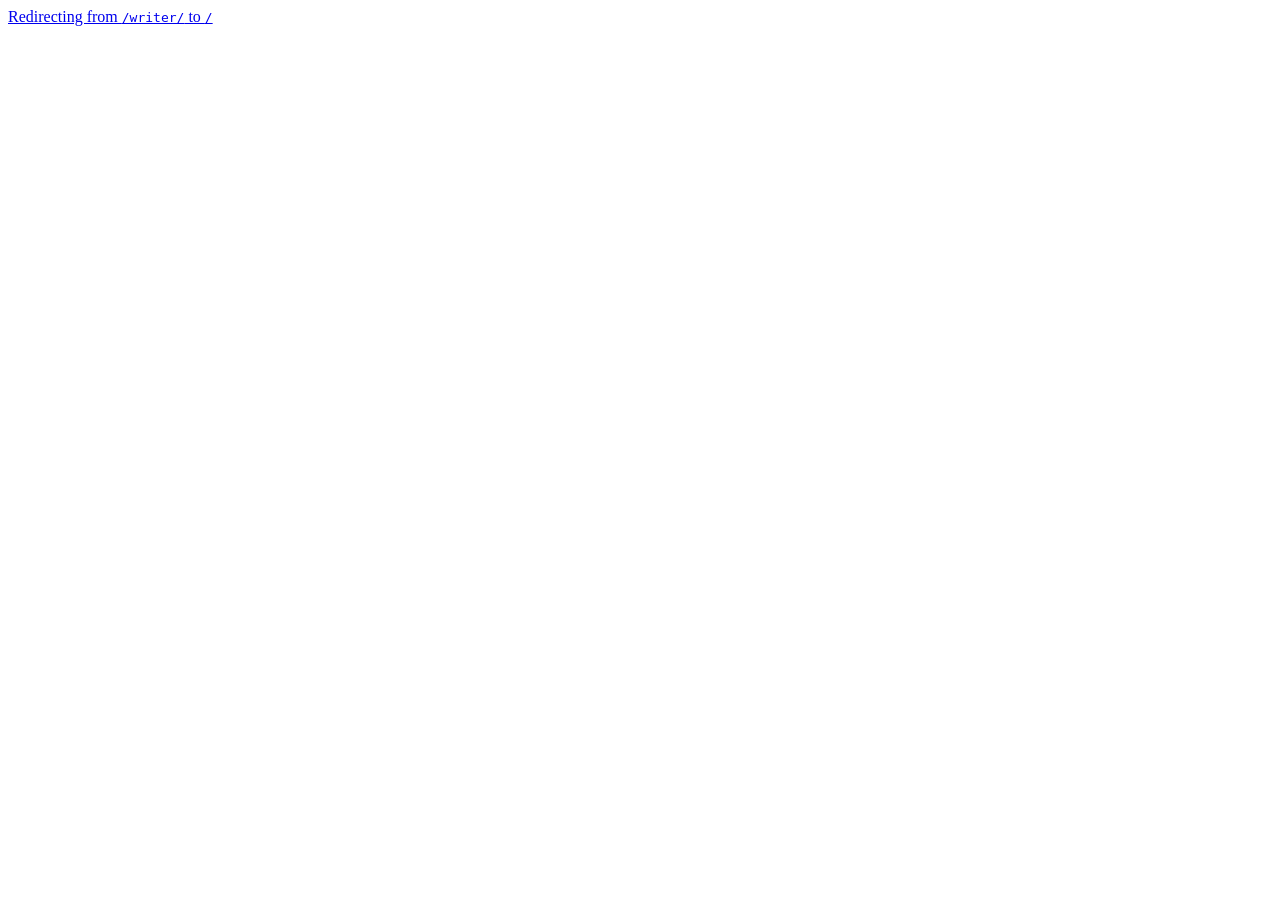
<file: writer/index.html>
<!doctype html><title>Redirecting to: /</title><meta http-equiv="refresh" content="2;url=/"><meta name="robots" content="noindex"><link rel="canonical" href="https://add.new/"><body>	<a href="/">Redirecting from <code>/writer/</code> to <code>/</code></a></body>
</file>
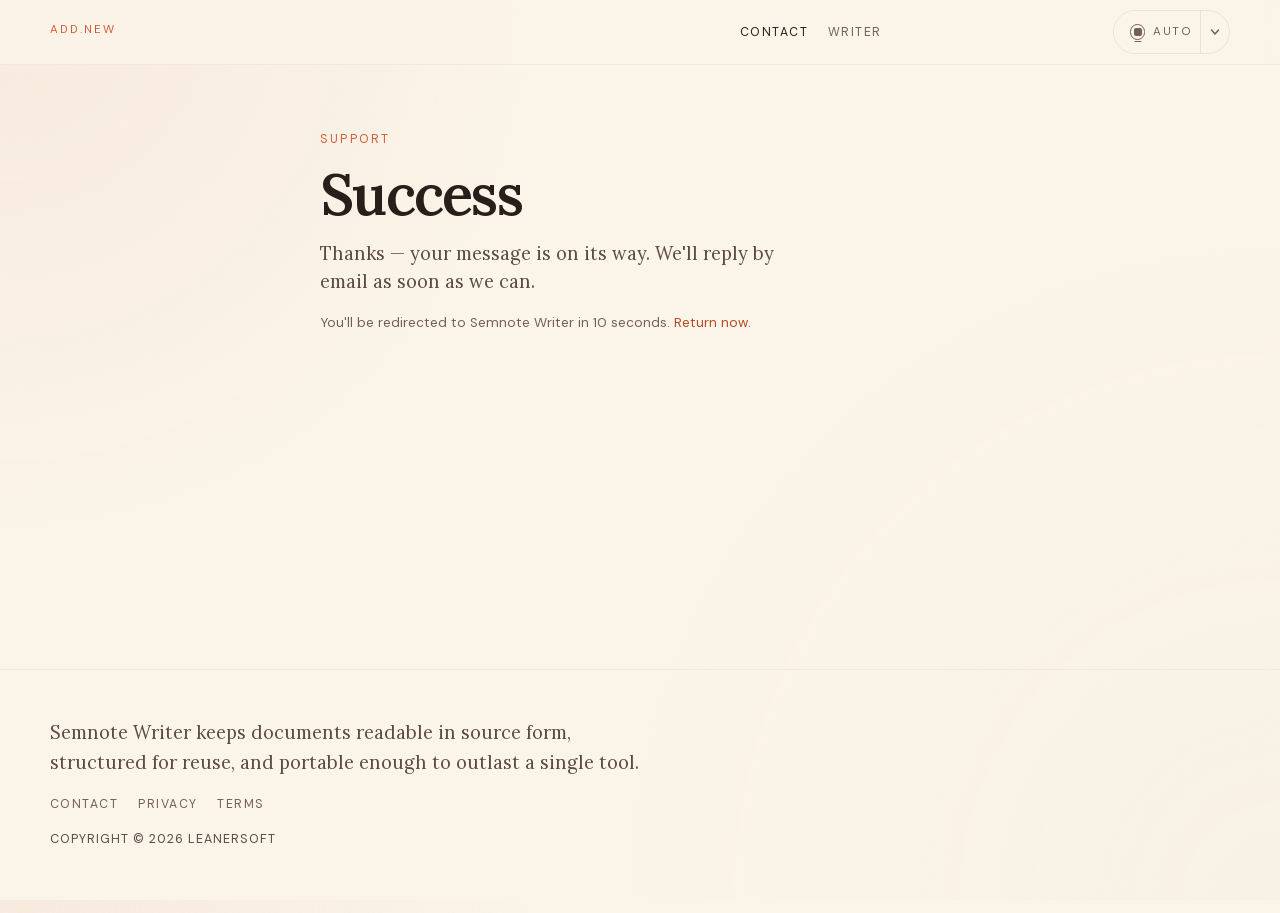
<file: contact/success/index.html>
<!DOCTYPE html><html lang="en" data-theme="light" data-theme-preference="system" data-astro-cid-37fxchfa> <head><meta charset="utf-8"><meta name="viewport" content="width=device-width, initial-scale=1"><meta name="color-scheme" content="light dark"><meta name="description" content="Your message was submitted."><title>Request submitted — ADD.NEW</title><link rel="icon" href="/favicon.svg" type="image/svg+xml"><link rel="preload" href="/fonts/writer/lora-normal-latin.woff2" as="font" type="font/woff2" crossorigin><link rel="preload" href="/fonts/SpaceMono-Regular.woff2" as="font" type="font/woff2" crossorigin><link rel="manifest" href="/manifest.webmanifest"><meta name="application-name" content="ADD.NEW"><meta name="theme-color" content="#f4efe6"><script>
  (() => {
    if (typeof window === "undefined" || !("serviceWorker" in navigator)) {
      return;
    }

    const seedUrls = ["/", "/writer/", "/manifest.webmanifest", "/favicon.svg", "/search-index.json"];

    const normalizeUrl = (value) => {
      try {
        const url = new URL(value, window.location.origin);
        if (url.origin !== window.location.origin) {
          return null;
        }
        if (url.protocol !== "http:" && url.protocol !== "https:") {
          return null;
        }
        url.hash = "";
        return `${url.pathname}${url.search}`;
      } catch {
        return null;
      }
    };

    const collectCurrentUrls = () => {
      const urls = new Set(seedUrls);
      const currentPath = `${window.location.pathname}${window.location.search}`;
      urls.add(currentPath || "/");

      for (const entry of performance.getEntriesByType("resource")) {
        const normalized = normalizeUrl(entry.name);
        if (normalized) {
          urls.add(normalized);
        }
      }

      for (const element of document.querySelectorAll("link[href], script[src], img[src]")) {
        const rawUrl =
          element.getAttribute("href") ??
          element.getAttribute("src");
        if (!rawUrl) {
          continue;
        }
        const normalized = normalizeUrl(rawUrl);
        if (normalized) {
          urls.add(normalized);
        }
      }

      return Array.from(urls);
    };

    const seedOfflineCache = (registration) => {
      const worker = registration.active ?? registration.waiting ?? registration.installing;
      if (!worker) {
        return;
      }
      worker.postMessage({
        type: "CACHE_URLS",
        urls: collectCurrentUrls(),
      });
    };

    const scheduleSeed = (registration) => {
      const run = () => seedOfflineCache(registration);

      if (document.readyState === "complete") {
        run();
        return;
      }

      window.addEventListener("load", run, { once: true });
    };

    const registerOfflineShell = async () => {
      try {
        const registration = await navigator.serviceWorker.register("/sw.js", { scope: "/" });

        scheduleSeed(registration);

        navigator.serviceWorker.ready
          .then((readyRegistration) => {
            scheduleSeed(readyRegistration);

            if (navigator.onLine) {
              readyRegistration.update().catch(() => {});
            }
          })
          .catch(() => {});

        window.addEventListener("online", () => {
          registration.update().catch(() => {});
          seedOfflineCache(registration);
        });
      } catch {
        // Leave the site fully functional even when service workers are blocked.
      }
    };

    registerOfflineShell();
  })();
</script><script>
  (() => {
    const storageKey = "semnote-theme";
    const root = document.documentElement;
    const colorSchemeMeta = document.querySelector('meta[name="color-scheme"]');
    const mediaQuery = window.matchMedia("(prefers-color-scheme: dark)");

    const normalizePreference = (value) =>
      value === "light" || value === "dark" || value === "system" ? value : "system";

    const readStoredPreference = () => {
      try {
        return normalizePreference(window.localStorage.getItem(storageKey));
      } catch {
        return "system";
      }
    };

    const resolveTheme = (preference) =>
      preference === "system" ? (mediaQuery.matches ? "dark" : "light") : preference;

    const applyTheme = (preference) => {
      const normalizedPreference = normalizePreference(preference);
      const resolvedTheme = resolveTheme(normalizedPreference);
      root.dataset.themePreference = normalizedPreference;
      root.dataset.theme = resolvedTheme;
      root.style.colorScheme = resolvedTheme;
      if (colorSchemeMeta) {
        colorSchemeMeta.setAttribute("content", resolvedTheme);
      }
      window.dispatchEvent(
        new CustomEvent("semnote:themechange", {
          detail: { preference: normalizedPreference, resolvedTheme },
        }),
      );
    };

    const setPreference = (preference) => {
      const normalizedPreference = normalizePreference(preference);
      try {
        if (normalizedPreference === "system") {
          window.localStorage.removeItem(storageKey);
        } else {
          window.localStorage.setItem(storageKey, normalizedPreference);
        }
      } catch {}
      applyTheme(normalizedPreference);
    };

    mediaQuery.addEventListener("change", () => {
      if (readStoredPreference() === "system") {
        applyTheme("system");
      }
    });

    window.__semnoteTheme = {
      getPreference: () => root.dataset.themePreference || readStoredPreference(),
      getResolvedTheme: () => root.dataset.theme || resolveTheme(readStoredPreference()),
      setPreference,
    };

    applyTheme(readStoredPreference());
  })();
</script><style>.success-shell[data-astro-cid-kyzfqoow]{width:min(640px,calc(100vw - 2 * var(--size-4)));margin:0 auto;padding:var(--size-fluid-5) 0 var(--size-9);display:grid;gap:var(--size-3)}.success-eyebrow[data-astro-cid-kyzfqoow]{margin:0;font-family:var(--sn-font-ui);font-size:.76rem;letter-spacing:.18em;text-transform:uppercase;color:var(--sn-accent-base)}h1[data-astro-cid-kyzfqoow]{margin:0}.success-lede[data-astro-cid-kyzfqoow]{margin:0;max-width:var(--size-content-2);color:var(--sn-text-soft);line-height:1.55}.success-meta[data-astro-cid-kyzfqoow]{margin:0;color:var(--sn-text-muted);font-family:var(--sn-font-ui);font-size:.85rem}.success-meta[data-astro-cid-kyzfqoow] a[data-astro-cid-kyzfqoow]{color:var(--sn-link-base);text-decoration:none}.success-meta[data-astro-cid-kyzfqoow] a[data-astro-cid-kyzfqoow]:hover{color:var(--sn-link-hover)}
</style>
<link rel="stylesheet" href="/_astro/BaseLayout.CMjirWmf.css">
<link rel="stylesheet" href="/_astro/global.BQXuNs0x.css"></head> <body data-astro-cid-37fxchfa> <a href="#main-content" class="skip-link" data-astro-cid-37fxchfa>Skip to content</a> <header class="site-header" data-astro-cid-3ef6ksr2> <nav class="site-nav" aria-label="Primary" data-astro-cid-3ef6ksr2> <a href="/" class="brand-mark" data-astro-cid-3ef6ksr2> <span class="brand-eyebrow" data-astro-cid-3ef6ksr2>ADD.NEW</span> <span class="brand-title" data-astro-cid-3ef6ksr2></span> </a> <div class="nav-links" data-astro-cid-3ef6ksr2> <a href="/contact" aria-current="page" class="active" data-astro-cid-3ef6ksr2> Contact </a><a href="/" data-astro-cid-3ef6ksr2> Writer </a> </div> <div class="nav-tools" data-astro-cid-3ef6ksr2> <!-- Theme toggle: click main button to cycle light/dark; arrow or long-press opens full menu --><div class="theme-toggle-wrap" role="group" aria-label="Theme preference" data-astro-cid-x3pjskd3> <button class="theme-toggle-main" type="button" data-theme-toggle aria-label="Theme: Auto. Click to toggle light/dark." data-astro-cid-x3pjskd3> <span class="theme-toggle-icon" aria-hidden="true" data-astro-cid-x3pjskd3></span> <span class="theme-toggle-label" data-theme-toggle-label data-astro-cid-x3pjskd3>Auto</span> </button> <span class="theme-toggle-divider" aria-hidden="true" data-astro-cid-x3pjskd3></span> <button class="theme-toggle-arrow" type="button" data-theme-toggle-arrow aria-label="More theme options" aria-expanded="false" aria-haspopup="listbox" data-astro-cid-x3pjskd3> <svg width="10" height="10" viewBox="0 0 10 10" aria-hidden="true" focusable="false" data-astro-cid-x3pjskd3> <path d="M1.5 3L5 7L8.5 3" stroke="currentColor" stroke-width="1.5" stroke-linecap="round" stroke-linejoin="round" fill="none" data-astro-cid-x3pjskd3></path> </svg> </button> <ul class="theme-dropdown" role="listbox" aria-label="Theme options" data-theme-toggle-dropdown hidden data-astro-cid-x3pjskd3> <li class="theme-dropdown-option" role="option" data-theme-option="system" tabindex="-1" data-astro-cid-x3pjskd3>Auto</li> <li class="theme-dropdown-option" role="option" data-theme-option="light" tabindex="-1" data-astro-cid-x3pjskd3>Light</li> <li class="theme-dropdown-option" role="option" data-theme-option="dark" tabindex="-1" data-astro-cid-x3pjskd3>Dark</li> </ul> </div> <script>
  (() => {
    const labels = { system: 'Auto', light: 'Light', dark: 'Dark' };

    const mainButtons = Array.from(document.querySelectorAll('[data-theme-toggle]'));
    const arrowButtons = Array.from(document.querySelectorAll('[data-theme-toggle-arrow]'));
    const dropdowns = Array.from(document.querySelectorAll('[data-theme-toggle-dropdown]'));

    if (!mainButtons.length) return;

    const getApi = () => window.__semnoteTheme;
    const getPreference = () => getApi()?.getPreference?.() ?? 'system';
    const getResolvedTheme = () => getApi()?.getResolvedTheme?.() ?? 'light';

    // Main click cycles only light <-> dark (system is accessible via dropdown)
    const getNextLightDark = (current) => (current === 'light' ? 'dark' : 'light');

    const render = () => {
      const preference = getPreference();
      const resolvedTheme = getResolvedTheme();

      mainButtons.forEach((btn) => {
        const label = btn.querySelector('[data-theme-toggle-label]');
        if (label) label.textContent = labels[preference];
        btn.dataset.preference = preference;
        btn.dataset.resolvedTheme = resolvedTheme;
        btn.setAttribute('aria-label', `Theme: ${labels[preference]}. Click to toggle light/dark.`);
      });

      dropdowns.forEach((dd) => {
        dd.querySelectorAll('[data-theme-option]').forEach((opt) => {
          const selected = opt.dataset.themeOption === preference;
          opt.setAttribute('aria-selected', String(selected));
          opt.classList.toggle('is-selected', selected);
        });
      });
    };

    const openDropdown = (arrowBtn, dropdown) => {
      dropdown.hidden = false;
      arrowBtn.setAttribute('aria-expanded', 'true');
      const first = dropdown.querySelector('[data-theme-option]');
      if (first) first.focus();
    };

    const closeDropdown = (arrowBtn, dropdown) => {
      dropdown.hidden = true;
      arrowBtn.setAttribute('aria-expanded', 'false');
    };

    const closeAllDropdowns = () => {
      arrowButtons.forEach((ab, i) => closeDropdown(ab, dropdowns[i]));
    };

    // Main button: long-press opens dropdown; short click cycles light/dark
    mainButtons.forEach((btn, i) => {
      let longPressTimer = null;
      let longPressCompleted = false;

      const startLongPress = () => {
        longPressCompleted = false;
        longPressTimer = setTimeout(() => {
          longPressCompleted = true;
          longPressTimer = null;
          closeAllDropdowns();
          if (arrowButtons[i]) openDropdown(arrowButtons[i], dropdowns[i]);
        }, 500);
      };

      const cancelLongPress = () => {
        if (longPressTimer) {
          clearTimeout(longPressTimer);
          longPressTimer = null;
        }
      };

      btn.addEventListener('mousedown', startLongPress);
      btn.addEventListener('touchstart', startLongPress, { passive: true });
      btn.addEventListener('mouseup', cancelLongPress);
      btn.addEventListener('touchend', cancelLongPress);
      btn.addEventListener('mouseleave', cancelLongPress);

      btn.addEventListener('click', () => {
        if (longPressCompleted) { longPressCompleted = false; return; }
        getApi()?.setPreference?.(getNextLightDark(getPreference()));
      });
    });

    // Arrow button: toggle dropdown
    arrowButtons.forEach((arrowBtn, i) => {
      arrowBtn.addEventListener('click', (e) => {
        e.stopPropagation();
        const dropdown = dropdowns[i];
        if (dropdown.hidden) {
          closeAllDropdowns();
          openDropdown(arrowBtn, dropdown);
        } else {
          closeDropdown(arrowBtn, dropdown);
        }
      });
    });

    // Dropdown options: click to select, keyboard navigation
    dropdowns.forEach((dropdown, i) => {
      const arrowBtn = arrowButtons[i];
      dropdown.querySelectorAll('[data-theme-option]').forEach((opt) => {
        opt.addEventListener('click', () => {
          getApi()?.setPreference?.(opt.dataset.themeOption);
          closeDropdown(arrowBtn, dropdown);
          mainButtons[i]?.focus();
        });

        opt.addEventListener('keydown', (e) => {
          const options = Array.from(dropdown.querySelectorAll('[data-theme-option]'));
          const idx = options.indexOf(e.target);
          if (e.key === 'ArrowDown') {
            e.preventDefault();
            options[(idx + 1) % options.length]?.focus();
          } else if (e.key === 'ArrowUp') {
            e.preventDefault();
            options[(idx - 1 + options.length) % options.length]?.focus();
          } else if (e.key === 'Enter' || e.key === ' ') {
            e.preventDefault();
            opt.click();
          } else if (e.key === 'Escape' || e.key === 'Tab') {
            closeDropdown(arrowBtn, dropdown);
            mainButtons[i]?.focus();
          }
        });
      });
    });

    // Close on outside click
    document.addEventListener('click', (e) => {
      arrowButtons.forEach((ab, i) => {
        const dd = dropdowns[i];
        if (!dd.hidden && !dd.contains(e.target) && e.target !== ab) {
          closeDropdown(ab, dd);
        }
      });
    });

    // Close on Escape
    document.addEventListener('keydown', (e) => {
      if (e.key === 'Escape') closeAllDropdowns();
    });

    window.addEventListener('semnote:themechange', render);
    render();
  })();
</script> </div> </nav> </header> <main id="main-content" class="site-main" data-astro-cid-37fxchfa>  <section class="success-shell" data-astro-cid-kyzfqoow> <p class="success-eyebrow" data-astro-cid-kyzfqoow>Support</p> <h1 data-astro-cid-kyzfqoow>Success</h1> <p class="success-lede" data-astro-cid-kyzfqoow>
Thanks — your message is on its way. We'll reply by email as soon as we can.
</p> <p class="success-meta" data-astro-cid-kyzfqoow>
You'll be redirected to Semnote Writer in 10&nbsp;seconds.
<a href="/" data-astro-cid-kyzfqoow>Return now</a>.
</p> </section>  </main> <footer class="site-footer surface-default" data-astro-cid-sz7xmlte> <div class="site-footer__inner" data-astro-cid-sz7xmlte> <p class="site-footer__lead" data-astro-cid-sz7xmlte>
Semnote Writer keeps documents readable in source form, structured for reuse, and portable enough to outlast a single tool.
</p> <div class="site-footer__links" data-astro-cid-sz7xmlte> <a href="/contact" data-astro-cid-sz7xmlte>Contact</a> <a href="/privacy" data-astro-cid-sz7xmlte>Privacy</a> <a href="/terms" data-astro-cid-sz7xmlte>Terms</a> </div> <p class="site-footer__meta" data-astro-cid-sz7xmlte>
Copyright &copy; 2026 Leanersoft
</p> </div> </footer></body></html> <script type="module">setTimeout(()=>{location.href="/"},1e4);</script>
</file>
<file: _astro/BaseLayout.CMjirWmf.css>
.theme-toggle-wrap[data-astro-cid-x3pjskd3]{position:relative;display:inline-flex;align-items:stretch;border:1px solid var(--sn-border-default);border-radius:999px}.theme-toggle-main[data-astro-cid-x3pjskd3]{display:inline-flex;align-items:center;gap:var(--size-2);min-height:2.65rem;padding:0 var(--size-2) 0 var(--size-3);border:none;border-radius:999px 0 0 999px;background:transparent;color:var(--sn-text-muted);cursor:pointer}.theme-toggle-main[data-astro-cid-x3pjskd3]:hover{color:var(--sn-text-emphasis);background:var(--sn-interactive-hover)}.theme-toggle-divider[data-astro-cid-x3pjskd3]{display:block;width:1px;background:var(--sn-border-default);flex-shrink:0}.theme-toggle-arrow[data-astro-cid-x3pjskd3]{display:inline-flex;align-items:center;justify-content:center;width:1.75rem;min-height:2.65rem;padding:0;border:none;border-radius:0 999px 999px 0;background:transparent;color:var(--sn-text-muted);cursor:pointer}.theme-toggle-arrow[data-astro-cid-x3pjskd3]:hover{color:var(--sn-text-emphasis);background:var(--sn-interactive-hover)}.theme-toggle-label[data-astro-cid-x3pjskd3]{font-family:var(--sn-font-ui);font-size:.72rem;letter-spacing:.12em;text-transform:uppercase}.theme-toggle-icon[data-astro-cid-x3pjskd3]{position:relative;width:.95rem;height:.95rem;border-radius:50%;border:1.5px solid currentColor;flex-shrink:0}.theme-toggle-main[data-astro-cid-x3pjskd3][data-preference=light] .theme-toggle-icon[data-astro-cid-x3pjskd3]:before,.theme-toggle-main[data-astro-cid-x3pjskd3][data-preference=dark] .theme-toggle-icon[data-astro-cid-x3pjskd3]:before{content:"";position:absolute;inset:.14rem;border-radius:50%;background:currentColor}.theme-toggle-main[data-astro-cid-x3pjskd3][data-preference=dark] .theme-toggle-icon[data-astro-cid-x3pjskd3]:after{content:"";position:absolute;top:.04rem;right:-.02rem;width:.55rem;height:.55rem;border-radius:50%;background:var(--sn-surface-base)}.theme-toggle-main[data-astro-cid-x3pjskd3][data-preference=system] .theme-toggle-icon[data-astro-cid-x3pjskd3]:before{content:"";position:absolute;inset:.18rem;border-radius:2px;background:currentColor}.theme-toggle-main[data-astro-cid-x3pjskd3][data-preference=system] .theme-toggle-icon[data-astro-cid-x3pjskd3]:after{content:"";position:absolute;left:50%;bottom:-.22rem;width:.45rem;height:.08rem;border-radius:999px;background:currentColor;transform:translate(-50%)}.theme-dropdown[data-astro-cid-x3pjskd3]{position:absolute;top:calc(100% + var(--size-2));right:0;min-width:8rem;margin:0;padding:var(--size-2) 0;list-style:none;background:var(--sn-surface-base);border:1px solid var(--sn-border-default);border-radius:.6rem;box-shadow:0 4px 20px #0000001f;z-index:var(--layer-5, 5)}.theme-dropdown[data-astro-cid-x3pjskd3][hidden]{display:none}.theme-dropdown-option[data-astro-cid-x3pjskd3]{display:flex;align-items:center;padding:var(--size-2) var(--size-3);font-family:var(--sn-font-ui);font-size:.82rem;letter-spacing:.04em;color:var(--sn-text-muted);cursor:pointer;outline:none;user-select:none}.theme-dropdown-option[data-astro-cid-x3pjskd3]:hover,.theme-dropdown-option[data-astro-cid-x3pjskd3]:focus{color:var(--sn-text-emphasis);background:var(--sn-interactive-hover)}.theme-dropdown-option[data-astro-cid-x3pjskd3].is-selected{color:var(--sn-text-emphasis);font-weight:500}@media(max-width:700px){.theme-toggle-label[data-astro-cid-x3pjskd3]{display:none}.theme-toggle-main[data-astro-cid-x3pjskd3]{padding-inline:var(--size-2)}}.site-header[data-astro-cid-3ef6ksr2]{position:sticky;top:0;z-index:20;backdrop-filter:blur(12px);background:color-mix(in oklch,var(--sn-surface-base) 92%,transparent);border-bottom:1px solid var(--sn-border-subtle)}.site-nav[data-astro-cid-3ef6ksr2]{width:min(1180px,calc(100vw - 2 * var(--size-4)));margin:0 auto;display:grid;grid-template-columns:minmax(0,1.2fr) minmax(0,1.5fr) auto;align-items:center;gap:var(--size-3);min-height:var(--size-9)}.brand-mark[data-astro-cid-3ef6ksr2]{display:inline-flex;flex-direction:column;gap:var(--size-1);color:inherit;text-decoration:none}.brand-eyebrow[data-astro-cid-3ef6ksr2]{font-family:var(--sn-font-ui);font-size:.72rem;letter-spacing:.18em;text-transform:uppercase;color:var(--sn-accent-base)}.brand-title[data-astro-cid-3ef6ksr2]{font-family:var(--sn-font-prose);font-size:clamp(1rem,.95rem + .15vw,1.15rem);color:var(--sn-text-emphasis)}.nav-links[data-astro-cid-3ef6ksr2]{display:flex;flex-wrap:wrap;gap:var(--size-3) var(--size-4);justify-content:center}.nav-links[data-astro-cid-3ef6ksr2] a[data-astro-cid-3ef6ksr2],.search-link[data-astro-cid-3ef6ksr2]{font-family:var(--sn-font-ui);font-size:.76rem;letter-spacing:.12em;text-transform:uppercase;text-decoration:none;color:var(--sn-text-muted)}.nav-links[data-astro-cid-3ef6ksr2] a[data-astro-cid-3ef6ksr2]:hover,.search-link[data-astro-cid-3ef6ksr2]:hover,.nav-links[data-astro-cid-3ef6ksr2] a[data-astro-cid-3ef6ksr2].active,.nav-links[data-astro-cid-3ef6ksr2] a[data-astro-cid-3ef6ksr2][aria-current=page]{color:var(--sn-text-emphasis)}.nav-tools[data-astro-cid-3ef6ksr2]{display:inline-flex;align-items:center;justify-content:flex-end;gap:var(--size-3)}@media(max-width:900px){.site-nav[data-astro-cid-3ef6ksr2]{grid-template-columns:1fr;padding:var(--size-3) 0}.nav-links[data-astro-cid-3ef6ksr2],.nav-tools[data-astro-cid-3ef6ksr2]{justify-content:flex-start}}.site-footer[data-astro-cid-sz7xmlte]{margin-top:var(--size-fluid-5);border-top:1px solid var(--sn-border-subtle)}.site-footer__inner[data-astro-cid-sz7xmlte]{width:min(1180px,calc(100vw - 2 * var(--size-4)));margin:0 auto;padding:var(--size-8) 0 var(--size-9);display:grid;gap:var(--size-3)}.site-footer__lead[data-astro-cid-sz7xmlte],.site-footer__meta[data-astro-cid-sz7xmlte]{margin:0;max-width:54ch;color:var(--sn-text-soft)}.site-footer__links[data-astro-cid-sz7xmlte]{display:flex;flex-wrap:wrap;gap:var(--size-3) var(--size-4);font-family:var(--sn-font-ui);font-size:.76rem;letter-spacing:.12em;text-transform:uppercase}.site-footer__links[data-astro-cid-sz7xmlte] a[data-astro-cid-sz7xmlte]{color:var(--sn-text-muted);text-decoration:none}.site-footer__links[data-astro-cid-sz7xmlte] a[data-astro-cid-sz7xmlte]:hover{color:var(--sn-text-emphasis)}.site-footer__meta[data-astro-cid-sz7xmlte]{font-family:var(--sn-font-ui);font-size:.78rem;letter-spacing:.08em;text-transform:uppercase}.skip-link[data-astro-cid-37fxchfa]{position:absolute;left:-9999px;top:auto;width:1px;height:1px;overflow:hidden;z-index:1000;padding:var(--size-2) var(--size-3);background:var(--sn-surface-base);color:var(--sn-text-base);border:2px solid var(--sn-border-focus)}.skip-link[data-astro-cid-37fxchfa]:focus{position:fixed;left:var(--size-3);top:var(--size-3);width:auto;height:auto;overflow:visible}.site-main[data-astro-cid-37fxchfa]{min-height:60vh}
</file>
<file: _astro/global.BQXuNs0x.css>
:where(html){--csstools-color-scheme--light:initial;--link:var(--indigo-7);--link-visited:var(--purple-7);--text-1:var(--gray-12);--text-2:var(--gray-7);--surface-1:var(--gray-0);--surface-2:var(--gray-2);--surface-3:var(--gray-3);--surface-4:var(--gray-4);--scrollthumb-color:var(--gray-7);-webkit-text-size-adjust:none;accent-color:var(--brand,var(--link));background-color:var(--surface-1);block-size:100%;caret-color:var(--brand,var(--link));color:var(--text-1);color-scheme:light;font-family:var(--font-system-ui);line-height:var(--font-lineheight-3);scrollbar-color:var(--scrollthumb-color) transparent}@media(dynamic-range:high)or (color-gamut:p3){@supports (color:color(display-p3 0 0 0)){:where(html){--link:color(display-p3 .1 .39 1);--link-visited:color(display-p3 .6 .2 1)}}}:where(html) :where(dialog){background-color:var(--surface-1)}:where(html) :where(button,.btn){--_highlight:var(--_highlight-light);--_bg:var(--_bg-light);--_ink-shadow:var(--_ink-shadow-light)}:where(html) :where(button,.btn) :where([type=reset]){--_text:var(--red-6);--_border:var(--red-3)}:where(html) [disabled]:where(button,input[type=button],.btn){--_text:var(--gray-6)}:where(html) [disabled]:where(button,input[type=submit],.btn){--_text:var(--gray-6)}:where(html) [disabled]:where(button,input[type=reset],.btn){--_text:var(--gray-6)}:where(html) :where(textarea,select,input:not([type=button],[type=submit],[type=reset])){background-color:var(--surface-2)}@media(prefers-color-scheme:dark){:where(html){--csstools-color-scheme--light: ;--link:var(--indigo-3);--link-visited:var(--purple-3);--text-1:var(--gray-1);--text-2:var(--gray-4);--surface-1:var(--gray-9);--surface-2:var(--gray-8);--surface-3:var(--gray-7);--surface-4:var(--gray-6);--scrollthumb-color:var(--gray-6);--shadow-strength:10%;--shadow-color:220 40% 2%;color-scheme:dark}}:where(a[href]){color:var(--brand,var(--link))}:where(a[href]):where(:visited){color:var(--link-visited)}:focus-visible{outline-color:var(--brand,var(--link))}*,:after,:before{box-sizing:border-box}:where(:not(dialog)){margin:0}:where(:not(fieldset,progress,meter)){background-origin:border-box;background-repeat:no-repeat;border-style:solid;border-width:0}@media(prefers-reduced-motion:no-preference){:where(html){scroll-behavior:smooth}}@media(prefers-reduced-motion:no-preference){:where(:focus-visible){transition:outline-offset 145ms var(--ease-2)}:where(:not(:active):focus-visible){transition-duration:.25s}}:where(:not(:active):focus-visible){outline-offset:5px}:where(body){min-block-size:100%}:where(h1,h2,h3,h4,h5,h6){text-wrap:balance;font-weight:var(--font-weight-9);line-height:var(--font-lineheight-1)}:where(h1){font-size:var(--font-size-8);max-inline-size:var(--size-header-1)}:where(h2){font-size:var(--font-size-6);max-inline-size:var(--size-header-2)}:where(h3){font-size:var(--font-size-5)}:where(h4){font-size:var(--font-size-4)}:where(h5){font-size:var(--font-size-3)}:where(h3,h4,h5,h6,dt){max-inline-size:var(--size-header-3)}:where(p,ul,ol,dl,h6){font-size:var(--font-size-2)}:where(a,u,ins,abbr){text-underline-offset:1px}@supports (-moz-appearance:none){:where(a,u,ins,abbr){text-underline-offset:2px}}:where(a[href],area,button,input:not([type=text],[type=email],[type=number],[type=password],[type=""],[type=tel],[type=url]),label[for],select,summary,[tabindex]:not([tabindex*="-"],pre)){cursor:pointer}:where(a[href],area,button,input,label[for],select,summary,textarea,[tabindex]:not([tabindex*="-"])){-webkit-tap-highlight-color:transparent;touch-action:manipulation}:where(a):where([href]){text-decoration-color:var(--indigo-2)}:where(a):where([href]):where(:visited){text-decoration-color:var(--purple-2)}:where(a):where(:not(:hover)){text-decoration:inherit}:where(img,svg,video,canvas,audio,iframe,embed,object){display:block}:where(img,svg,video){block-size:auto;max-inline-size:100%}:where(input,button,textarea,select),:where(input[type=file])::-webkit-file-upload-button{color:inherit;font:inherit;font-size:inherit;letter-spacing:inherit}::placeholder{color:var(--gray-7);opacity:.75}:where(input:not([type=range]),textarea){padding-block:var(--size-1);padding-inline:var(--size-2)}:where(select){field-sizing:content;padding-block:.75ch;padding-inline:var(--size-relative-4) 0}:where(textarea,select,input:not([type=button],[type=submit],[type=reset])){background-color:var(--surface-2);border-radius:var(--radius-2)}:where(textarea){field-sizing:content;min-block-size:2lh;min-inline-size:var(--size-content-1);resize:vertical}:where(input[type=checkbox],input[type=radio]){block-size:var(--size-3);inline-size:var(--size-3)}:where(svg:not([width])){inline-size:var(--size-10)}:where(code,kbd,samp,pre){font-family:var(--font-monospace-code),monospace}:where(:not(pre)>code,kbd){white-space:nowrap}:where(pre){direction:ltr;max-inline-size:max-content;min-inline-size:0;white-space:pre;writing-mode:lr}:where(:not(pre)>code){background:var(--surface-2);border-radius:var(--radius-2);padding:var(--size-1) var(--size-2);writing-mode:lr}:where(kbd,var){border-color:var(--surface-4);border-radius:var(--radius-2);border-width:var(--border-size-1);padding:var(--size-1) var(--size-2)}:where(mark){border-radius:var(--radius-2);padding-inline:var(--size-1)}:where(ol,ul){padding-inline-start:var(--size-8)}:where(li){padding-inline-start:var(--size-2)}:where(li,dd,figcaption){max-inline-size:var(--size-content-2)}:where(p){text-wrap:pretty;max-inline-size:var(--size-content-3)}:where(dt,summary){font-weight:var(--font-weight-7)}:where(dt:not(:first-of-type)){margin-block-start:var(--size-5)}:where(small){font-size:max(.5em,var(--font-size-0));max-inline-size:var(--size-content-1)}:where(hr){background-color:var(--surface-3);height:var(--border-size-2);margin-block:var(--size-fluid-5)}:where(figure){display:grid;gap:var(--size-2);place-items:center}:where(figure)>:where(figcaption){text-wrap:balance;font-size:var(--font-size-1)}:where(blockquote,:not(blockquote)>cite){border-inline-start-width:var(--border-size-3)}:where(blockquote){display:grid;gap:var(--size-3);max-inline-size:var(--size-content-2);padding-block:var(--size-3);padding-inline:var(--size-4)}:where(:not(blockquote)>cite){padding-inline-start:var(--size-2)}:where(summary){background:var(--surface-3);border-radius:var(--radius-2);margin:calc(var(--size-2)*-1) calc(var(--size-3)*-1);padding:var(--size-2) var(--size-3)}:where(details){background:var(--surface-2);border-radius:var(--radius-2);padding-block:var(--size-2);padding-inline:var(--size-3)}:where(details[open]>summary){border-end-end-radius:0;border-end-start-radius:0;margin-bottom:var(--size-2)}:where(fieldset){border:var(--border-size-1) solid var(--surface-4);border-radius:var(--radius-2)}:where(del){background:var(--red-9);color:var(--red-2)}:where(ins){background:var(--green-9);color:var(--green-1)}:where(abbr){text-decoration-color:var(--blue-5)}:where(dialog){background-color:var(--surface-1);border-radius:var(--radius-3);box-shadow:var(--shadow-6);color:inherit}:where(menu){display:flex;gap:var(--size-3);padding-inline-start:0}:where(sup){font-size:.5em}:where(table){--nice-inner-radius:calc(var(--radius-3) - 2px);background:var(--surface-2);border:1px solid var(--surface-2);border-radius:var(--radius-3);width:fit-content}:where(table:not(:has(tfoot)) tr:last-child td:first-child){border-end-start-radius:var(--nice-inner-radius)}:where(table:not(:has(tfoot)) tr:last-child td:last-child){border-end-end-radius:var(--nice-inner-radius)}:where(table thead tr:first-child th:first-child){border-start-start-radius:var(--nice-inner-radius)}:where(table thead tr:first-child th:last-child){border-start-end-radius:var(--nice-inner-radius)}:where(tfoot tr:last-child th:first-of-type){border-end-start-radius:var(--nice-inner-radius)}:where(tfoot tr:last-child td:first-of-type){border-end-start-radius:var(--nice-inner-radius)}:where(tfoot tr:last-child th:last-of-type){border-end-end-radius:var(--nice-inner-radius)}:where(tfoot tr:last-child td:last-of-type){border-end-end-radius:var(--nice-inner-radius)}:where(th){background-color:var(--surface-2);color:var(--text-1)}:where(table a:not(.does-not-exist):focus-visible){outline-offset:-2px}:where(table button:not(.does-not-exist):focus-visible){outline-offset:-2px}:where(table [contenteditable]:focus-visible){outline-offset:-2px}:where(td){text-wrap:pretty;background:var(--surface-1);max-inline-size:var(--size-content-2)}:where(td,th){padding:var(--size-2);text-align:left}:where(td:not([align])){text-align:center}:where(th:not([align])){text-align:center}:where(thead){border-collapse:collapse}:where(table tr:hover td),:where(tbody tr:nth-child(2n):hover td){background-color:var(--surface-3)}:where(table>caption){margin:var(--size-3)}:where(tfoot button){padding-block:var(--size-1);padding-inline:var(--size-3)}@media(prefers-color-scheme:dark){:where(textarea,select,input:not([type=button],[type=submit],[type=reset])){background-color:#171a1c}:where(dialog){background-color:var(--surface-2)}::placeholder{color:var(--gray-6)}}@custom-media --motionOK (prefers-reduced-motion: no-preference);@custom-media --motionNotOK (prefers-reduced-motion: reduce);@custom-media --opacityOK (prefers-reduced-transparency: no-preference);@custom-media --opacityNotOK (prefers-reduced-transparency: reduce);@custom-media --useDataOK (prefers-reduced-data: no-preference);@custom-media --useDataNotOK (prefers-reduced-data: reduce);@custom-media --OSdark (prefers-color-scheme: dark);@custom-media --OSlight (prefers-color-scheme: light);@custom-media --highContrast (prefers-contrast: more);@custom-media --lowContrast (prefers-contrast: less);@custom-media --invertedColors (inverted-colors: inverted);@custom-media --forcedColors (forced-colors: active);@custom-media --portrait (orientation: portrait);@custom-media --landscape (orientation: landscape);@custom-media --HDcolor (dynamic-range: high) or (color-gamut: p3);@custom-media --touch (hover: none) and (pointer: coarse);@custom-media --stylus (hover: none) and (pointer: fine);@custom-media --pointer (hover) and (pointer: coarse);@custom-media --mouse (hover) and (pointer: fine);@custom-media --xxs-only (min-width: 0px) and (max-width: 239.98px);@custom-media --xxs-n-above (min-width: 240px);@custom-media --xxs-n-below (max-width: 239.98px);@custom-media --xxs-phone (--xxs-only) and (--portrait);@custom-media --xs-only (min-width: 240px) and (max-width: 359.98px);@custom-media --xs-n-above (min-width: 360px);@custom-media --xs-n-below (max-width: 359.98px);@custom-media --xs-phone (--xs-only) and (--portrait);@custom-media --sm-only (min-width: 360px) and (max-width: 479.98px);@custom-media --sm-n-above (min-width: 480px);@custom-media --sm-n-below (max-width: 479.98px);@custom-media --sm-phone (--sm-only) and (--portrait);@custom-media --md-only (min-width: 480px) and (max-width: 767.98px);@custom-media --md-n-above (min-width: 768px);@custom-media --md-n-below (max-width: 767.98px);@custom-media --md-phone (--md-only) and (--portrait);@custom-media --lg-only (min-width: 768px) and (max-width: 1023.98px);@custom-media --lg-n-above (min-width: 1024px);@custom-media --lg-n-below (max-width: 1023.98px);@custom-media --lg-phone (--lg-only) and (--portrait);@custom-media --xl-only (min-width: 1024px) and (max-width: 1439.98px);@custom-media --xl-n-above (min-width: 1440px);@custom-media --xl-n-below (max-width: 1439.98px);@custom-media --xxl-only (min-width: 1440px) and (max-width: 1919.98px);@custom-media --xxl-n-above (min-width: 1920px);@custom-media --xxl-n-below (max-width: 1919.98px);:where(html){--font-system-ui:system-ui,-apple-system,Segoe UI,Roboto,Ubuntu,Cantarell,Noto Sans,sans-serif;--font-transitional:Charter,Bitstream Charter,Sitka Text,Cambria,serif;--font-old-style:Iowan Old Style,Palatino Linotype,URW Palladio L,P052,serif;--font-humanist:Seravek,Gill Sans Nova,Ubuntu,Calibri,DejaVu Sans,source-sans-pro,sans-serif;--font-geometric-humanist:Avenir,Montserrat,Corbel,URW Gothic,source-sans-pro,sans-serif;--font-classical-humanist:Optima,Candara,Noto Sans,source-sans-pro,sans-serif;--font-neo-grotesque:Inter,Roboto,Helvetica Neue,Arial Nova,Nimbus Sans,Arial,sans-serif;--font-monospace-slab-serif:Nimbus Mono PS,Courier New,monospace;--font-monospace-code:Dank Mono,Operator Mono,Inconsolata,Fira Mono,ui-monospace,SF Mono,Monaco,Droid Sans Mono,Source Code Pro,Cascadia Code,Menlo,Consolas,DejaVu Sans Mono,monospace;--font-industrial:Bahnschrift,DIN Alternate,Franklin Gothic Medium,Nimbus Sans Narrow,sans-serif-condensed,sans-serif;--font-rounded-sans:ui-rounded,Hiragino Maru Gothic ProN,Quicksand,Comfortaa,Manjari,Arial Rounded MT,Arial Rounded MT Bold,Calibri,source-sans-pro,sans-serif;--font-slab-serif:Rockwell,Rockwell Nova,Roboto Slab,DejaVu Serif,Sitka Small,serif;--font-antique:Superclarendon,Bookman Old Style,URW Bookman,URW Bookman L,Georgia Pro,Georgia,serif;--font-didone:Didot,Bodoni MT,Noto Serif Display,URW Palladio L,P052,Sylfaen,serif;--font-handwritten:Segoe Print,Bradley Hand,Chilanka,TSCu_Comic,casual,cursive;--font-sans:var(--font-system-ui);--font-serif:ui-serif,serif;--font-mono:var(--font-monospace-code);--font-weight-1:100;--font-weight-2:200;--font-weight-3:300;--font-weight-4:400;--font-weight-5:500;--font-weight-6:600;--font-weight-7:700;--font-weight-8:800;--font-weight-9:900;--font-lineheight-00:.95;--font-lineheight-0:1.1;--font-lineheight-1:1.25;--font-lineheight-2:1.375;--font-lineheight-3:1.5;--font-lineheight-4:1.75;--font-lineheight-5:2;--font-letterspacing-0:-.05em;--font-letterspacing-1:.025em;--font-letterspacing-2:.05em;--font-letterspacing-3:.075em;--font-letterspacing-4:.15em;--font-letterspacing-5:.5em;--font-letterspacing-6:.75em;--font-letterspacing-7:1em;--font-size-00:.5rem;--font-size-0:.75rem;--font-size-1:1rem;--font-size-2:1.1rem;--font-size-3:1.25rem;--font-size-4:1.5rem;--font-size-5:2rem;--font-size-6:2.5rem;--font-size-7:3rem;--font-size-8:3.5rem;--font-size-fluid-0:max(.75rem,min(2vw,1rem));--font-size-fluid-1:max(1rem,min(4vw,1.5rem));--font-size-fluid-2:max(1.5rem,min(6vw,2.5rem));--font-size-fluid-3:max(2rem,min(9vw,3.5rem))}:where(html){--size-000:-.5rem;--size-00:-.25rem;--size-1:.25rem;--size-2:.5rem;--size-3:1rem;--size-4:1.25rem;--size-5:1.5rem;--size-6:1.75rem;--size-7:2rem;--size-8:3rem;--size-9:4rem;--size-10:5rem;--size-11:7.5rem;--size-12:10rem;--size-13:15rem;--size-14:20rem;--size-15:30rem;--size-px-000:-8px;--size-px-00:-4px;--size-px-1:4px;--size-px-2:8px;--size-px-3:16px;--size-px-4:20px;--size-px-5:24px;--size-px-6:28px;--size-px-7:32px;--size-px-8:48px;--size-px-9:64px;--size-px-10:80px;--size-px-11:120px;--size-px-12:160px;--size-px-13:240px;--size-px-14:320px;--size-px-15:480px;--size-fluid-1:max(.5rem,min(1vw,1rem));--size-fluid-2:max(1rem,min(2vw,1.5rem));--size-fluid-3:max(1.5rem,min(3vw,2rem));--size-fluid-4:max(2rem,min(4vw,3rem));--size-fluid-5:max(4rem,min(5vw,5rem));--size-fluid-6:max(5rem,min(7vw,7.5rem));--size-fluid-7:max(7.5rem,min(10vw,10rem));--size-fluid-8:max(10rem,min(20vw,15rem));--size-fluid-9:max(15rem,min(30vw,20rem));--size-fluid-10:max(20rem,min(40vw,30rem));--size-content-1:20ch;--size-content-2:45ch;--size-content-3:60ch;--size-header-1:20ch;--size-header-2:25ch;--size-header-3:35ch;--size-xxs:240px;--size-xs:360px;--size-sm:480px;--size-md:768px;--size-lg:1024px;--size-xl:1440px;--size-xxl:1920px;--size-relative-000:-.5ch;--size-relative-00:-.25ch;--size-relative-1:.25ch;--size-relative-2:.5ch;--size-relative-3:1ch;--size-relative-4:1.25ch;--size-relative-5:1.5ch;--size-relative-6:1.75ch;--size-relative-7:2ch;--size-relative-8:3ch;--size-relative-9:4ch;--size-relative-10:5ch;--size-relative-11:7.5ch;--size-relative-12:10ch;--size-relative-13:15ch;--size-relative-14:20ch;--size-relative-15:30ch}:where(html){--ease-1:cubic-bezier(.25,0,.5,1);--ease-2:cubic-bezier(.25,0,.4,1);--ease-3:cubic-bezier(.25,0,.3,1);--ease-4:cubic-bezier(.25,0,.2,1);--ease-5:cubic-bezier(.25,0,.1,1);--ease-in-1:cubic-bezier(.25,0,1,1);--ease-in-2:cubic-bezier(.5,0,1,1);--ease-in-3:cubic-bezier(.7,0,1,1);--ease-in-4:cubic-bezier(.9,0,1,1);--ease-in-5:cubic-bezier(1,0,1,1);--ease-out-1:cubic-bezier(0,0,.75,1);--ease-out-2:cubic-bezier(0,0,.5,1);--ease-out-3:cubic-bezier(0,0,.3,1);--ease-out-4:cubic-bezier(0,0,.1,1);--ease-out-5:cubic-bezier(0,0,0,1);--ease-in-out-1:cubic-bezier(.1,0,.9,1);--ease-in-out-2:cubic-bezier(.3,0,.7,1);--ease-in-out-3:cubic-bezier(.5,0,.5,1);--ease-in-out-4:cubic-bezier(.7,0,.3,1);--ease-in-out-5:cubic-bezier(.9,0,.1,1);--ease-elastic-out-1:cubic-bezier(.5,.75,.75,1.25);--ease-elastic-out-2:cubic-bezier(.5,1,.75,1.25);--ease-elastic-out-3:cubic-bezier(.5,1.25,.75,1.25);--ease-elastic-out-4:cubic-bezier(.5,1.5,.75,1.25);--ease-elastic-out-5:cubic-bezier(.5,1.75,.75,1.25);--ease-elastic-in-1:cubic-bezier(.5,-.25,.75,1);--ease-elastic-in-2:cubic-bezier(.5,-.5,.75,1);--ease-elastic-in-3:cubic-bezier(.5,-.75,.75,1);--ease-elastic-in-4:cubic-bezier(.5,-1,.75,1);--ease-elastic-in-5:cubic-bezier(.5,-1.25,.75,1);--ease-elastic-in-out-1:cubic-bezier(.5,-.1,.1,1.5);--ease-elastic-in-out-2:cubic-bezier(.5,-.3,.1,1.5);--ease-elastic-in-out-3:cubic-bezier(.5,-.5,.1,1.5);--ease-elastic-in-out-4:cubic-bezier(.5,-.7,.1,1.5);--ease-elastic-in-out-5:cubic-bezier(.5,-.9,.1,1.5);--ease-step-1:steps(2);--ease-step-2:steps(3);--ease-step-3:steps(4);--ease-step-4:steps(7);--ease-step-5:steps(10);--ease-elastic-1:var(--ease-elastic-out-1);--ease-elastic-2:var(--ease-elastic-out-2);--ease-elastic-3:var(--ease-elastic-out-3);--ease-elastic-4:var(--ease-elastic-out-4);--ease-elastic-5:var(--ease-elastic-out-5);--ease-squish-1:var(--ease-elastic-in-out-1);--ease-squish-2:var(--ease-elastic-in-out-2);--ease-squish-3:var(--ease-elastic-in-out-3);--ease-squish-4:var(--ease-elastic-in-out-4);--ease-squish-5:var(--ease-elastic-in-out-5);--ease-spring-1:linear(0,.006,.025 2.8%,.101 6.1%,.539 18.9%,.721 25.3%,.849 31.5%,.937 38.1%,.968 41.8%,.991 45.7%,1.006 50.1%,1.015 55%,1.017 63.9%,1.001);--ease-spring-2:linear(0,.007,.029 2.2%,.118 4.7%,.625 14.4%,.826 19%,.902,.962,1.008 26.1%,1.041 28.7%,1.064 32.1%,1.07 36%,1.061 40.5%,1.015 53.4%,.999 61.6%,.995 71.2%,1);--ease-spring-3:linear(0,.009,.035 2.1%,.141 4.4%,.723 12.9%,.938 16.7%,1.017,1.077,1.121,1.149 24.3%,1.159,1.163,1.161,1.154 29.9%,1.129 32.8%,1.051 39.6%,1.017 43.1%,.991,.977 51%,.974 53.8%,.975 57.1%,.997 69.8%,1.003 76.9%,1);--ease-spring-4:linear(0,.009,.037 1.7%,.153 3.6%,.776 10.3%,1.001,1.142 16%,1.185,1.209 19%,1.215 19.9% 20.8%,1.199,1.165 25%,1.056 30.3%,1.008 33%,.973,.955 39.2%,.953 41.1%,.957 43.3%,.998 53.3%,1.009 59.1% 63.7%,.998 78.9%,1);--ease-spring-5:linear(0,.01,.04 1.6%,.161 3.3%,.816 9.4%,1.046,1.189 14.4%,1.231,1.254 17%,1.259,1.257 18.6%,1.236,1.194 22.3%,1.057 27%,.999 29.4%,.955 32.1%,.942,.935 34.9%,.933,.939 38.4%,1 47.3%,1.011,1.017 52.6%,1.016 56.4%,1 65.2%,.996 70.2%,1.001 87.2%,1);--ease-bounce-1:linear(0,.004,.016,.035,.063,.098,.141,.191,.25,.316,.391 36.8%,.563,.766,1 58.8%,.946,.908 69.1%,.895,.885,.879,.878,.879,.885,.895,.908 89.7%,.946,1);--ease-bounce-2:linear(0,.004,.016,.035,.063,.098,.141 15.1%,.25,.391,.562,.765,1,.892 45.2%,.849,.815,.788,.769,.757,.753,.757,.769,.788,.815,.85,.892 75.2%,1 80.2%,.973,.954,.943,.939,.943,.954,.973,1);--ease-bounce-3:linear(0,.004,.016,.035,.062,.098,.141 11.4%,.25,.39,.562,.764,1 30.3%,.847 34.8%,.787,.737,.699,.672,.655,.65,.656,.672,.699,.738,.787,.847 61.7%,1 66.2%,.946,.908,.885 74.2%,.879,.878,.879,.885 79.5%,.908,.946,1 87.4%,.981,.968,.96,.957,.96,.968,.981,1);--ease-bounce-4:linear(0,.004,.016 3%,.062,.141,.25,.391,.562 18.2%,1 24.3%,.81,.676 32.3%,.629,.595,.575,.568,.575,.595,.629,.676 48.2%,.811,1 56.2%,.918,.86,.825,.814,.825,.86,.918,1 77.2%,.94 80.6%,.925,.92,.925,.94 87.5%,1 90.9%,.974,.965,.974,1);--ease-bounce-5:linear(0,.004,.016 2.5%,.063,.141,.25 10.1%,.562,1 20.2%,.783,.627,.534 30.9%,.511,.503,.511,.534 38%,.627,.782,1 48.7%,.892,.815,.769 56.3%,.757,.753,.757,.769 61.3%,.815,.892,1 68.8%,.908 72.4%,.885,.878,.885,.908 79.4%,1 83%,.954 85.5%,.943,.939,.943,.954 90.5%,1 93%,.977,.97,.977,1);--ease-circ-in:cubic-bezier(.6,.04,.98,.335);--ease-circ-in-out:cubic-bezier(.785,.135,.15,.86);--ease-circ-out:cubic-bezier(.075,.82,.165,1);--ease-cubic-in:cubic-bezier(.55,.055,.675,.19);--ease-cubic-in-out:cubic-bezier(.645,.045,.355,1);--ease-cubic-out:cubic-bezier(.215,.61,.355,1);--ease-expo-in:cubic-bezier(.95,.05,.795,.035);--ease-expo-in-out:cubic-bezier(1,0,0,1);--ease-expo-out:cubic-bezier(.19,1,.22,1);--ease-quad-in:cubic-bezier(.55,.085,.68,.53);--ease-quad-in-out:cubic-bezier(.455,.03,.515,.955);--ease-quad-out:cubic-bezier(.25,.46,.45,.94);--ease-quart-in:cubic-bezier(.895,.03,.685,.22);--ease-quart-in-out:cubic-bezier(.77,0,.175,1);--ease-quart-out:cubic-bezier(.165,.84,.44,1);--ease-quint-in:cubic-bezier(.755,.05,.855,.06);--ease-quint-in-out:cubic-bezier(.86,0,.07,1);--ease-quint-out:cubic-bezier(.23,1,.32,1);--ease-sine-in:cubic-bezier(.47,0,.745,.715);--ease-sine-in-out:cubic-bezier(.445,.05,.55,.95);--ease-sine-out:cubic-bezier(.39,.575,.565,1)}:where(html){--layer-1:1;--layer-2:2;--layer-3:3;--layer-4:4;--layer-5:5;--layer-important:2147483647}:where(html){--shadow-color:220 3% 15%;--shadow-strength:1%;--shadow-strength-3:calc(var(--shadow-strength) + 2%);--shadow-strength-4:calc(var(--shadow-strength) + 3%);--shadow-strength-5:calc(var(--shadow-strength) + 4%);--shadow-strength-6:calc(var(--shadow-strength) + 5%);--shadow-strength-7:calc(var(--shadow-strength) + 6%);--shadow-strength-8:calc(var(--shadow-strength) + 7%);--shadow-strength-10:calc(var(--shadow-strength) + 9%);--inner-shadow-highlight:inset 0 -.5px 0 0 #fff,inset 0 .5px 0 0 rgba(0,0,0,.067);--shadow-1:0 1px 2px -1px hsl(var(--shadow-color)/var(--shadow-strength-10));--shadow-2:0 3px 5px -2px hsl(var(--shadow-color)/var(--shadow-strength-4)),0 7px 14px -5px hsl(var(--shadow-color)/var(--shadow-strength-6));--shadow-3:0 -1px 3px 0 hsl(var(--shadow-color)/var(--shadow-strength-3)),0 1px 2px -5px hsl(var(--shadow-color)/var(--shadow-strength-3)),0 2px 5px -5px hsl(var(--shadow-color)/var(--shadow-strength-5)),0 4px 12px -5px hsl(var(--shadow-color)/var(--shadow-strength-6)),0 12px 15px -5px hsl(var(--shadow-color)/var(--shadow-strength-8));--shadow-4:0 -2px 5px 0 hsl(var(--shadow-color)/var(--shadow-strength-3)),0 1px 1px -2px hsl(var(--shadow-color)/var(--shadow-strength-4)),0 2px 2px -2px hsl(var(--shadow-color)/var(--shadow-strength-4)),0 5px 5px -2px hsl(var(--shadow-color)/var(--shadow-strength-5)),0 9px 9px -2px hsl(var(--shadow-color)/var(--shadow-strength-6)),0 16px 16px -2px hsl(var(--shadow-color)/var(--shadow-strength-7));--shadow-5:0 -1px 2px 0 hsl(var(--shadow-color)/var(--shadow-strength-3)),0 2px 1px -2px hsl(var(--shadow-color)/var(--shadow-strength-4)),0 5px 5px -2px hsl(var(--shadow-color)/var(--shadow-strength-4)),0 10px 10px -2px hsl(var(--shadow-color)/var(--shadow-strength-5)),0 20px 20px -2px hsl(var(--shadow-color)/var(--shadow-strength-6)),0 40px 40px -2px hsl(var(--shadow-color)/var(--shadow-strength-8));--shadow-6:0 -1px 2px 0 hsl(var(--shadow-color)/var(--shadow-strength-3)),0 3px 2px -2px hsl(var(--shadow-color)/var(--shadow-strength-4)),0 7px 5px -2px hsl(var(--shadow-color)/var(--shadow-strength-4)),0 12px 10px -2px hsl(var(--shadow-color)/var(--shadow-strength-5)),0 22px 18px -2px hsl(var(--shadow-color)/var(--shadow-strength-6)),0 41px 33px -2px hsl(var(--shadow-color)/var(--shadow-strength-7)),0 100px 80px -2px hsl(var(--shadow-color)/var(--shadow-strength-8));--inner-shadow-0:inset 0 0 0 1px hsl(var(--shadow-color)/var(--shadow-strength-10));--inner-shadow-1:inset 0 1px 2px 0 hsl(var(--shadow-color)/var(--shadow-strength-10)),var(--inner-shadow-highlight);--inner-shadow-2:inset 0 1px 4px 0 hsl(var(--shadow-color)/var(--shadow-strength-10)),var(--inner-shadow-highlight);--inner-shadow-3:inset 0 2px 8px 0 hsl(var(--shadow-color)/var(--shadow-strength-10)),var(--inner-shadow-highlight);--inner-shadow-4:inset 0 2px 14px 0 hsl(var(--shadow-color)/var(--shadow-strength-10)),var(--inner-shadow-highlight)}@media(prefers-color-scheme:dark){:where(html){--shadow-color:220 40% 2%;--shadow-strength:25%;--inner-shadow-highlight:inset 0 -.5px 0 0 hsla(0,0%,100%,.067),inset 0 .5px 0 0 rgba(0,0,0,.467)}}:where(html){--ratio-square:1;--ratio-landscape:4/3;--ratio-portrait:3/4;--ratio-widescreen:16/9;--ratio-ultrawide:18/5;--ratio-golden:1.618/1}:where(html){--animation-fade-in:fade-in .5s var(--ease-3);--animation-fade-in-bloom:fade-in-bloom 2s var(--ease-3);--animation-fade-out:fade-out .5s var(--ease-3);--animation-fade-out-bloom:fade-out-bloom 2s var(--ease-3);--animation-scale-up:scale-up .5s var(--ease-3);--animation-scale-down:scale-down .5s var(--ease-3);--animation-slide-out-up:slide-out-up .5s var(--ease-3);--animation-slide-out-down:slide-out-down .5s var(--ease-3);--animation-slide-out-right:slide-out-right .5s var(--ease-3);--animation-slide-out-left:slide-out-left .5s var(--ease-3);--animation-slide-in-up:slide-in-up .5s var(--ease-3);--animation-slide-in-down:slide-in-down .5s var(--ease-3);--animation-slide-in-right:slide-in-right .5s var(--ease-3);--animation-slide-in-left:slide-in-left .5s var(--ease-3);--animation-shake-x:shake-x .75s var(--ease-out-5);--animation-shake-y:shake-y .75s var(--ease-out-5);--animation-shake-z:shake-z 1s var(--ease-in-out-3);--animation-spin:spin 2s linear infinite;--animation-ping:ping 5s var(--ease-out-3) infinite;--animation-blink:blink 1s var(--ease-out-3) infinite;--animation-float:float 3s var(--ease-in-out-3) infinite;--animation-bounce:bounce 2s var(--ease-squish-2) infinite;--animation-pulse:pulse 2s var(--ease-out-3) infinite}@keyframes fade-in{to{opacity:1}}@keyframes fade-in-bloom{0%{filter:brightness(1) blur(20px);opacity:0}10%{filter:brightness(2) blur(10px);opacity:1}to{filter:brightness(1) blur(0);opacity:1}}@keyframes fade-out{to{opacity:0}}@keyframes fade-out-bloom{to{filter:brightness(1) blur(20px);opacity:0}10%{filter:brightness(2) blur(10px);opacity:1}0%{filter:brightness(1) blur(0);opacity:1}}@keyframes scale-up{to{transform:scale(1.25)}}@keyframes scale-down{to{transform:scale(.75)}}@keyframes slide-out-up{to{transform:translateY(-100%)}}@keyframes slide-out-down{to{transform:translateY(100%)}}@keyframes slide-out-right{to{transform:translate(100%)}}@keyframes slide-out-left{to{transform:translate(-100%)}}@keyframes slide-in-up{0%{transform:translateY(100%)}}@keyframes slide-in-down{0%{transform:translateY(-100%)}}@keyframes slide-in-right{0%{transform:translate(-100%)}}@keyframes slide-in-left{0%{transform:translate(100%)}}@keyframes shake-x{0%,to{transform:translate(0)}20%{transform:translate(-5%)}40%{transform:translate(5%)}60%{transform:translate(-5%)}80%{transform:translate(5%)}}@keyframes shake-y{0%,to{transform:translateY(0)}20%{transform:translateY(-5%)}40%{transform:translateY(5%)}60%{transform:translateY(-5%)}80%{transform:translateY(5%)}}@keyframes shake-z{0%,to{transform:rotate(0)}20%{transform:rotate(-2deg)}40%{transform:rotate(2deg)}60%{transform:rotate(-2deg)}80%{transform:rotate(2deg)}}@keyframes spin{to{transform:rotate(1turn)}}@keyframes ping{90%,to{opacity:0;transform:scale(2)}}@keyframes blink{0%,to{opacity:1}50%{opacity:.5}}@keyframes float{50%{transform:translateY(-25%)}}@keyframes bounce{25%{transform:translateY(-20%)}40%{transform:translateY(-3%)}0%,60%,to{transform:translateY(0)}}@keyframes pulse{50%{transform:scale(.9)}}@media(prefers-color-scheme:dark){@keyframes fade-in-bloom{0%{filter:brightness(1) blur(20px);opacity:0}10%{filter:brightness(.5) blur(10px);opacity:1}to{filter:brightness(1) blur(0);opacity:1}}}@media(prefers-color-scheme:dark){@keyframes fade-out-bloom{to{filter:brightness(1) blur(20px);opacity:0}10%{filter:brightness(.5) blur(10px);opacity:1}0%{filter:brightness(1) blur(0);opacity:1}}}:where(html){--border-size-1:1px;--border-size-2:2px;--border-size-3:5px;--border-size-4:10px;--border-size-5:25px;--radius-1:2px;--radius-2:5px;--radius-3:1rem;--radius-4:2rem;--radius-5:4rem;--radius-6:8rem;--radius-drawn-1:255px 15px 225px 15px/15px 225px 15px 255px;--radius-drawn-2:125px 10px 20px 185px/25px 205px 205px 25px;--radius-drawn-3:15px 255px 15px 225px/225px 15px 255px 15px;--radius-drawn-4:15px 25px 155px 25px/225px 150px 25px 115px;--radius-drawn-5:250px 25px 15px 20px/15px 80px 105px 115px;--radius-drawn-6:28px 100px 20px 15px/150px 30px 205px 225px;--radius-round:1e5px;--radius-blob-1:30% 70% 70% 30%/53% 30% 70% 47%;--radius-blob-2:53% 47% 34% 66%/63% 46% 54% 37%;--radius-blob-3:37% 63% 56% 44%/49% 56% 44% 51%;--radius-blob-4:63% 37% 37% 63%/43% 37% 63% 57%;--radius-blob-5:49% 51% 48% 52%/57% 44% 56% 43%;--radius-conditional-1:clamp(0px, calc(100vw - 100%) * 1e5,var(--radius-1));--radius-conditional-2:clamp(0px, calc(100vw - 100%) * 1e5,var(--radius-2));--radius-conditional-3:clamp(0px, calc(100vw - 100%) * 1e5,var(--radius-3));--radius-conditional-4:clamp(0px, calc(100vw - 100%) * 1e5,var(--radius-4));--radius-conditional-5:clamp(0px, calc(100vw - 100%) * 1e5,var(--radius-5));--radius-conditional-6:clamp(0px, calc(100vw - 100%) * 1e5,var(--radius-6))}:root,[data-theme=light]{--sn-surface-base: oklch(96.9% .017 82);--sn-surface-elevated: oklch(95.7% .018 81);--sn-surface-inset: oklch(93.8% .02 80);--sn-surface-overlay: oklch(96.9% .017 82);--sn-surface-panel: oklch(95.7% .018 81);--sn-surface-inverse: oklch(20.8% .019 38);--sn-surface-accent: oklch(89.4% .034 45);--sn-surface-code: oklch(20.8% .019 38);--sn-text-base: oklch(18.2% .018 42);--sn-text-soft: oklch(42.8% .028 52);--sn-text-muted: oklch(50.5% .03 54);--sn-text-emphasis: oklch(24.5% .02 45);--sn-text-on-emphasis: oklch(96.9% .017 82);--sn-text-code: oklch(96.9% .017 82);--sn-border-subtle: oklch(93.8% .02 80);--sn-border-default: oklch(91.7% .022 78);--sn-border-emphasis: oklch(59% .031 56);--sn-border-focus: oklch(61.9% .158 39);--sn-interactive-hover: oklch(95.7% .018 81);--sn-interactive-active: oklch(93.8% .02 80);--sn-interactive-selected: oklch(89.4% .034 45);--sn-status-info: oklch(61.9% .158 39);--sn-status-success: oklch(66.2% .086 136);--sn-status-warning: oklch(71.1% .118 74);--sn-status-error: oklch(54.8% .147 39);--sn-accent-base: oklch(61.9% .158 39);--sn-accent-soft: oklch(89.4% .034 45);--sn-link-base: oklch(54.8% .147 39);--sn-link-hover: oklch(47.1% .126 39);--sn-link-visited: oklch(65.5% .077 314);--sn-selection-background: oklch(89.4% .034 45);--sn-selection-text: oklch(18.2% .018 42);--sn-brand-root-wordmark: oklch(18.2% .018 42);--sn-brand-root-icon: oklch(61.9% .158 39);--sn-editor-gutter: oklch(95.7% .018 81);--sn-editor-line-number: oklch(50.5% .03 54);--sn-editor-selection: oklch(89.4% .034 45);--sn-editor-current-line: oklch(93.8% .02 80);--sn-editor-key: oklch(79.4% .109 78);--sn-editor-val: oklch(66.2% .086 136);--sn-editor-folder: oklch(73.9% .068 316);--sn-editor-mark: oklch(71.2% .112 41);--sn-editor-ref: oklch(71.1% .118 74);--sn-editor-mute: oklch(50.5% .03 54)}[data-theme=dark]{--sn-surface-base: oklch(16.7% .017 36);--sn-surface-elevated: oklch(20.8% .019 38);--sn-surface-inset: oklch(25.8% .021 40);--sn-surface-overlay: oklch(16.7% .017 36);--sn-surface-panel: oklch(20.8% .019 38);--sn-surface-inverse: oklch(96.9% .017 82);--sn-surface-accent: oklch(39.6% .102 39);--sn-surface-code: oklch(13.4% .015 34);--sn-text-base: oklch(96.9% .017 82);--sn-text-soft: oklch(88.6% .024 76);--sn-text-muted: oklch(83.1% .024 73);--sn-text-emphasis: oklch(95.7% .018 81);--sn-text-on-emphasis: oklch(16.7% .017 36);--sn-text-code: oklch(96.9% .017 82);--sn-border-subtle: oklch(25.8% .021 40);--sn-border-default: oklch(42.8% .028 52);--sn-border-emphasis: oklch(50.5% .03 54);--sn-border-focus: oklch(71.2% .112 41);--sn-interactive-hover: oklch(20.8% .019 38);--sn-interactive-active: oklch(25.8% .021 40);--sn-interactive-selected: oklch(39.6% .102 39);--sn-status-info: oklch(71.2% .112 41);--sn-status-success: oklch(73.6% .078 134);--sn-status-warning: oklch(79.4% .109 78);--sn-status-error: oklch(61.9% .158 39);--sn-accent-base: oklch(71.2% .112 41);--sn-accent-soft: oklch(30.5% .021 42);--sn-link-base: oklch(81.6% .066 43);--sn-link-hover: oklch(89.4% .034 45);--sn-link-visited: oklch(82.6% .05 318);--sn-selection-background: oklch(30.5% .021 42);--sn-selection-text: oklch(96.9% .017 82);--sn-brand-root-wordmark: oklch(96.9% .017 82);--sn-brand-root-icon: oklch(71.2% .112 41);--sn-editor-gutter: oklch(20.8% .019 38);--sn-editor-line-number: oklch(83.1% .024 73);--sn-editor-selection: oklch(30.5% .021 42);--sn-editor-current-line: oklch(25.8% .021 40);--sn-editor-key: oklch(87.7% .078 82);--sn-editor-val: oklch(84.2% .056 132);--sn-editor-folder: oklch(82.6% .05 318);--sn-editor-mark: oklch(81.6% .066 43);--sn-editor-ref: oklch(79.4% .109 78);--sn-editor-mute: oklch(83.1% .024 73)}:root{--sn-font-ui: "DM Sans", -apple-system, BlinkMacSystemFont, "Segoe UI", system-ui, sans-serif;--sn-font-prose: "Lora", Georgia, "Times New Roman", serif;--sn-font-mono: "Space Mono", ui-monospace, "SFMono-Regular", "Cascadia Code", monospace;--sn-text-display: clamp(2.5rem, 2rem + 2.2vw, 3.6rem);--sn-text-h2: clamp(1.65rem, 1.45rem + .8vw, 2rem);--sn-text-h3: clamp(1.2rem, 1.08rem + .35vw, 1.4rem);--sn-text-body: clamp(1.06rem, 1rem + .2vw, 1.14rem);--sn-text-small: .95rem}h1,h2,h3,h4,h5,h6{font-family:var(--sn-font-prose);color:var(--sn-text-emphasis);text-wrap:balance}h1{font-size:var(--sn-text-display);line-height:1.02;letter-spacing:-.03em}h2{font-size:var(--sn-text-h2);line-height:1.18;letter-spacing:-.015em}h3{font-size:var(--sn-text-h3);line-height:1.28;font-style:italic}p,li,dd,dt,blockquote{font-family:var(--sn-font-prose);font-size:var(--sn-text-body);line-height:1.66}code,pre,kbd,samp{font-family:var(--sn-font-mono)}@font-face{font-family:DM Sans;src:url(/fonts/writer/dm-sans-latin.woff2) format("woff2");font-weight:300 600;font-style:normal;font-display:swap}@font-face{font-family:Space Mono;src:url(/fonts/SpaceMono-Regular.woff2) format("woff2");font-weight:400;font-style:normal;font-display:swap}@font-face{font-family:Lora;src:url(/fonts/writer/lora-normal-latin.woff2) format("woff2");font-weight:400 600;font-style:normal;font-display:swap}@font-face{font-family:Lora;src:url(/fonts/writer/lora-italic-400-latin.woff2) format("woff2");font-weight:400;font-style:italic;font-display:swap}:root{color-scheme:light;--sn-page-max: 74rem;--sn-measure-wide: 68ch;--sn-hero-max-height: 48rem;--sn-press-offset: 1px}html{scroll-behavior:smooth}body{margin:0;min-height:100dvh;font-family:var(--sn-font-prose);color:var(--sn-text-base);background:radial-gradient(circle at top left,color-mix(in oklch,var(--sn-accent-soft) 34%,transparent) 0,transparent 34%),radial-gradient(circle at bottom right,color-mix(in oklch,var(--sn-surface-panel) 80%,transparent) 0,transparent 42%),var(--sn-surface-base)}a{color:var(--sn-link-base);text-decoration-color:color-mix(in oklch,var(--sn-link-base) 42%,transparent);text-underline-offset:.15em}a:hover{color:var(--sn-link-hover)}img,svg,video,canvas,audio,iframe,embed,object{display:block;max-width:100%}button,input,textarea,select{font:inherit}button,input,textarea,select,summary{font-family:var(--sn-font-ui)}:focus-visible{outline:2px solid var(--sn-border-focus);outline-offset:2px}::selection{background:var(--sn-selection-background);color:var(--sn-selection-text)}.surface-default{color:var(--sn-text-base)}.surface-inverse{background:var(--sn-surface-inverse);color:var(--sn-text-on-emphasis)}.surface-accent{background:var(--sn-surface-accent)}.prose{counter-reset:section}.prose>:first-child{margin-top:0}.prose h2{display:flex;align-items:baseline;gap:var(--size-3);margin-top:var(--size-9);margin-bottom:var(--size-3)}.prose h2:before{counter-increment:section;content:counter(section,decimal-leading-zero);font-family:var(--sn-font-ui);font-size:.82rem;letter-spacing:.16em;text-transform:uppercase;color:var(--sn-accent-base)}.prose p,.prose ul,.prose ol,.prose blockquote,.prose pre,.prose table{max-width:68ch}.prose ul,.prose ol{padding-left:var(--size-5)}.prose blockquote{margin:var(--size-7) 0;padding:var(--size-3) var(--size-4);border-left:2px solid var(--sn-accent-base);background:var(--sn-surface-panel);color:var(--sn-text-soft)}.prose pre{position:relative;margin:var(--size-7) 0;padding:var(--size-7) var(--size-5) var(--size-5);overflow-x:auto;border-radius:.6rem;background:var(--sn-surface-code);color:var(--sn-text-code);box-shadow:0 12px 32px -12px color-mix(in oklch,var(--sn-surface-inverse) 25%,transparent)}.prose pre:before,.prose pre:after{content:"";position:absolute;top:var(--size-3);width:.48rem;height:.48rem;border-radius:50%;background:color-mix(in oklch,var(--sn-surface-code) 82%,var(--sn-text-base))}.prose pre:before{left:var(--size-4)}.prose pre:after{left:var(--size-7)}.prose code{padding:var(--size-1) var(--size-2);border-radius:.25rem;background:var(--sn-accent-soft);color:var(--sn-text-base);font-size:.92em}.prose pre code{padding:0;background:transparent;color:inherit}.prose hr{border:0;border-top:1px solid var(--sn-border-default);margin:var(--size-9) 0}.prose h3{margin-top:var(--size-7);margin-bottom:var(--size-2)}.prose p+p{margin-top:var(--size-3)}
</file>
<file: _astro/_..BMVaBhIj.css>
.article-meta[data-astro-cid-zx34l4z3]{display:flex;flex-wrap:wrap;gap:var(--size-2) var(--size-3);font-family:var(--sn-font-mono);font-size:.76rem;letter-spacing:.08em;color:var(--sn-text-muted);text-transform:uppercase}span[data-astro-cid-zx34l4z3]{color:inherit}.article-layout[data-astro-cid-zm77yjld]{width:min(820px,calc(100vw - 2 * var(--size-4)));margin:0 auto;padding:var(--size-9) 0 var(--size-9)}.article-header[data-astro-cid-zm77yjld]{display:grid;gap:var(--size-4);padding-bottom:var(--size-8);border-bottom:1px solid var(--sn-border-default)}.article-eyebrow[data-astro-cid-zm77yjld]{margin:0;font-family:var(--sn-font-ui);font-size:.76rem;letter-spacing:.18em;text-transform:uppercase;color:var(--sn-accent-base)}h1[data-astro-cid-zm77yjld],.article-lede[data-astro-cid-zm77yjld]{margin:0}.article-lede[data-astro-cid-zm77yjld]{font-size:clamp(1.1rem,1rem + .35vw,1.32rem);line-height:1.58;color:var(--sn-text-soft)}.article-prose[data-astro-cid-zm77yjld]{padding-top:var(--size-8)}.docs-layout[data-astro-cid-mw7aashj]{width:min(820px,calc(100vw - 2 * var(--size-4)));margin:0 auto;padding:var(--size-9) 0 var(--size-9)}.docs-header[data-astro-cid-mw7aashj]{display:grid;gap:var(--size-4);padding-bottom:var(--size-8);border-bottom:1px solid var(--sn-border-default)}.docs-kicker[data-astro-cid-mw7aashj],.docs-footer[data-astro-cid-mw7aashj]{margin:0;font-family:var(--sn-font-ui);font-size:.76rem;letter-spacing:.18em;text-transform:uppercase}.docs-kicker[data-astro-cid-mw7aashj]{color:var(--sn-accent-base)}.docs-footer[data-astro-cid-mw7aashj]{padding:var(--size-9) 0 0;color:var(--sn-text-muted);border-top:1px solid var(--sn-border-subtle);margin-top:var(--size-10)}h1[data-astro-cid-mw7aashj],.docs-lede[data-astro-cid-mw7aashj]{margin:0}.docs-lede[data-astro-cid-mw7aashj]{font-size:clamp(1.1rem,1rem + .35vw,1.32rem);line-height:1.58;color:var(--sn-text-soft)}.docs-prose[data-astro-cid-mw7aashj]{padding-top:var(--size-8)}.legal-layout[data-astro-cid-dpidqgiz]{width:min(760px,calc(100vw - 2 * var(--size-4)));margin:0 auto;padding:var(--size-9) 0 var(--size-9)}.legal-header[data-astro-cid-dpidqgiz]{display:grid;gap:var(--size-4);padding-bottom:var(--size-7);border-bottom:1px solid var(--sn-border-subtle)}.legal-kicker[data-astro-cid-dpidqgiz]{margin:0;font-family:var(--sn-font-ui);font-size:.76rem;letter-spacing:.18em;text-transform:uppercase;color:var(--sn-accent-base)}h1[data-astro-cid-dpidqgiz],.legal-lede[data-astro-cid-dpidqgiz]{margin:0}.legal-lede[data-astro-cid-dpidqgiz]{color:var(--sn-text-soft)}.legal-prose[data-astro-cid-dpidqgiz]{padding-top:var(--size-7)}.page-hero[data-astro-cid-3zbxo6iv],.page-body[data-astro-cid-3zbxo6iv]{width:min(var(--sn-page-max),calc(100vw - 2 * var(--size-4)));margin:0 auto}.page-hero[data-astro-cid-3zbxo6iv]{padding:var(--size-fluid-4) 0 var(--size-8);display:grid;grid-template-columns:minmax(0,var(--sn-measure-wide));align-items:center;gap:var(--size-fluid-4);min-height:auto}.page-hero-copy[data-astro-cid-3zbxo6iv]{display:grid;gap:var(--size-4);align-content:end}.page-eyebrow[data-astro-cid-3zbxo6iv]{margin:0;font-family:var(--sn-font-ui);font-size:.76rem;letter-spacing:.18em;text-transform:uppercase;color:var(--sn-accent-base)}h1[data-astro-cid-3zbxo6iv]{margin:0;max-width:var(--size-content-1)}.page-lede[data-astro-cid-3zbxo6iv]{margin:0;max-width:var(--size-content-2);font-size:clamp(1.1rem,1rem + .35vw,1.35rem);line-height:1.6;color:var(--sn-text-soft)}.page-cta-wrap[data-astro-cid-3zbxo6iv]{margin:var(--size-2) 0 0}.page-cta[data-astro-cid-3zbxo6iv]{display:inline-flex;align-items:center;justify-content:center;padding:var(--size-3) var(--size-5);border-radius:var(--radius-round);background:var(--sn-accent-base);color:var(--sn-text-on-emphasis);text-decoration:none;font-family:var(--sn-font-ui);font-size:.76rem;letter-spacing:.14em;text-transform:uppercase;box-shadow:var(--shadow-2);transition:transform .18s var(--ease-3),background-color .18s var(--ease-3),box-shadow .18s var(--ease-3)}.page-cta[data-astro-cid-3zbxo6iv]:hover{color:var(--sn-text-on-emphasis);background:var(--sn-link-hover);box-shadow:var(--shadow-3)}.page-cta[data-astro-cid-3zbxo6iv]:active{transform:translateY(var(--sn-press-offset))}.page-body[data-astro-cid-3zbxo6iv]{padding-bottom:var(--size-9)}.page-prose[data-astro-cid-3zbxo6iv]{padding-top:var(--size-3)}@media(max-width:900px){.page-hero[data-astro-cid-3zbxo6iv]{grid-template-columns:1fr}.page-hero[data-astro-cid-3zbxo6iv]{min-height:auto}}
</file>
